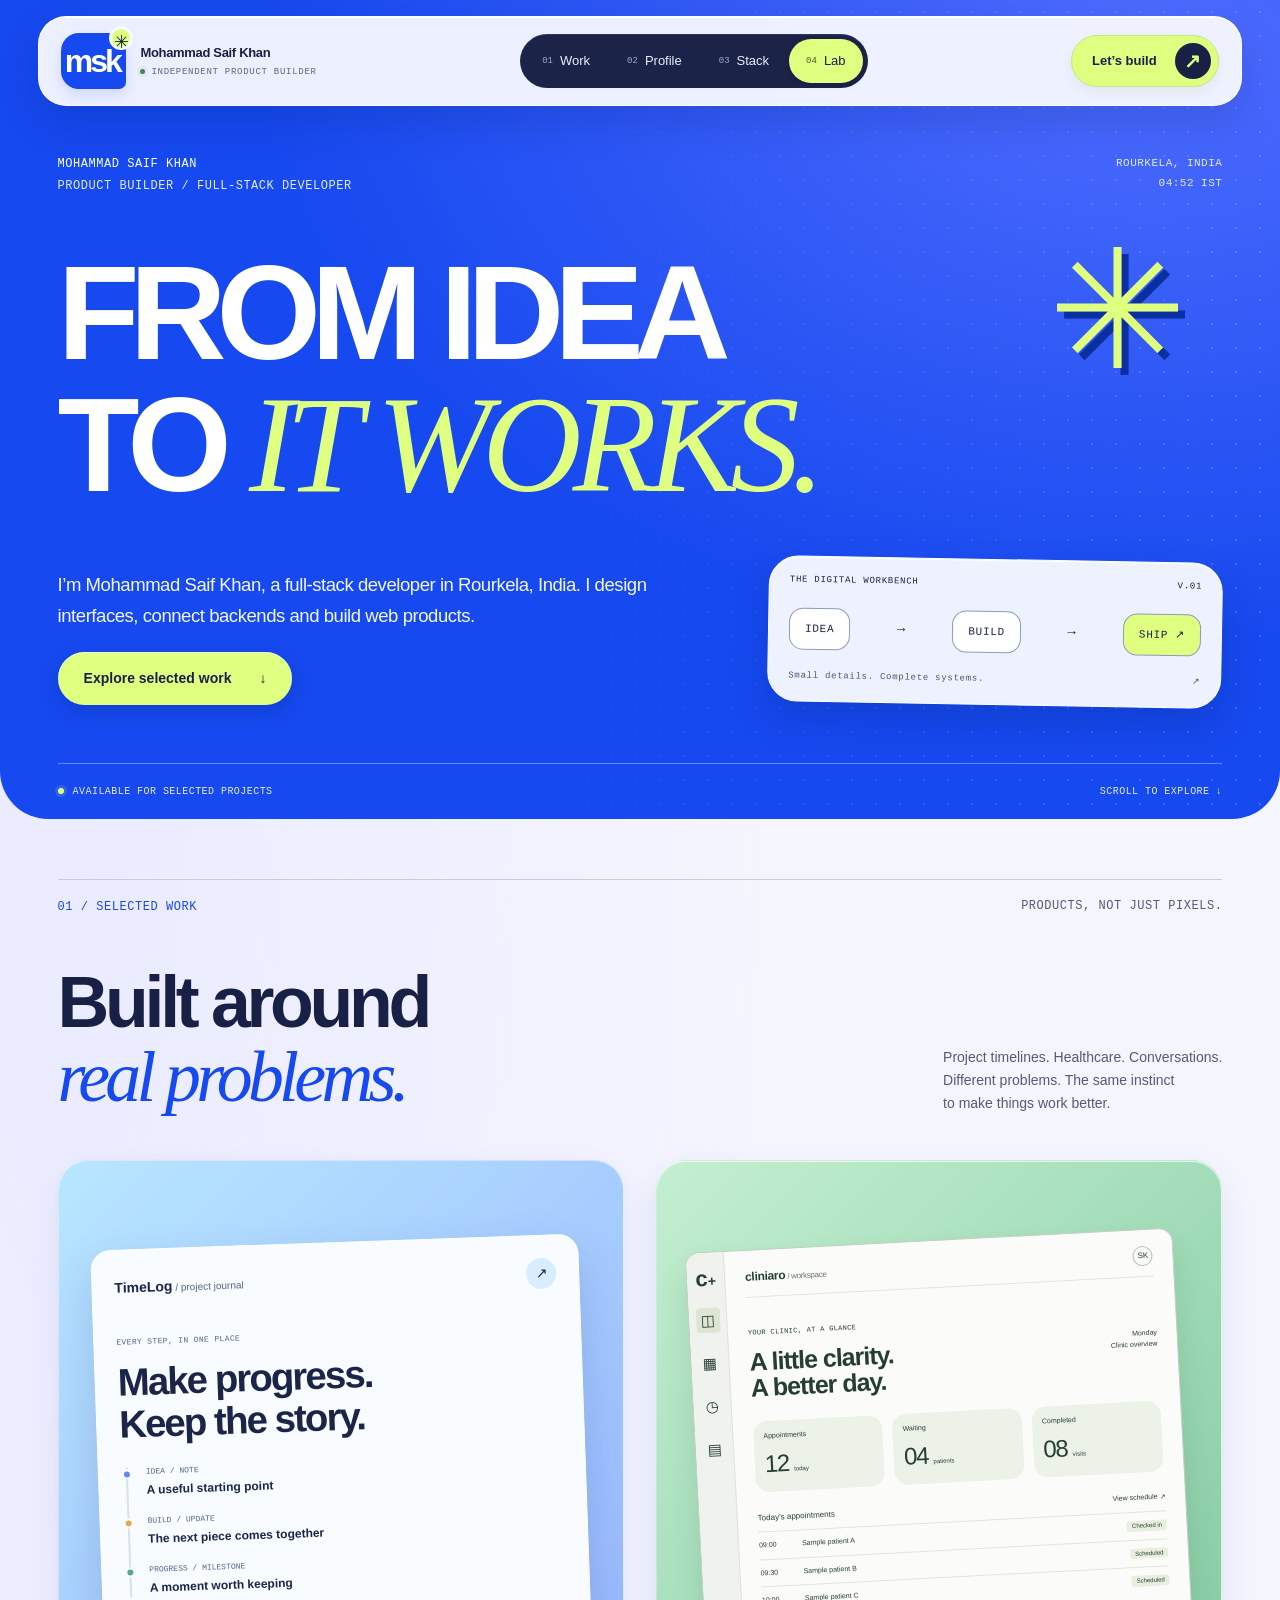
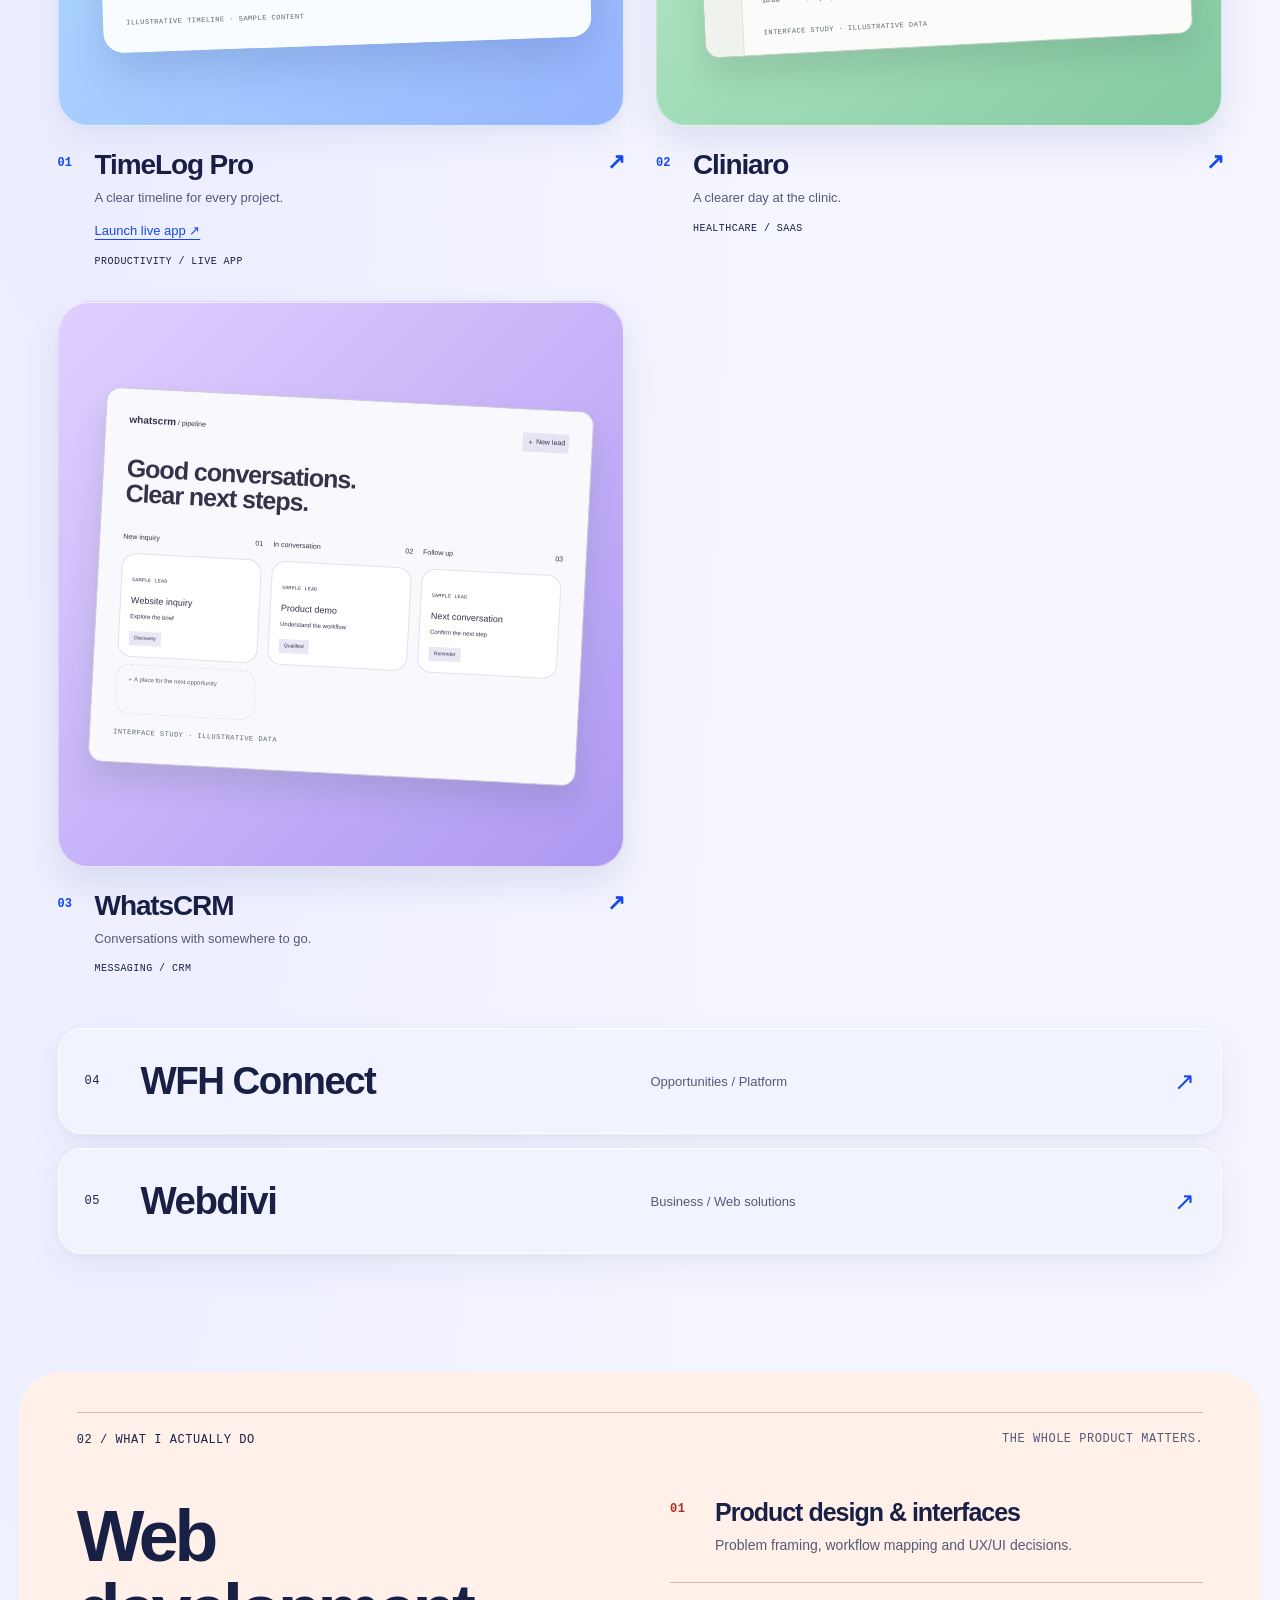
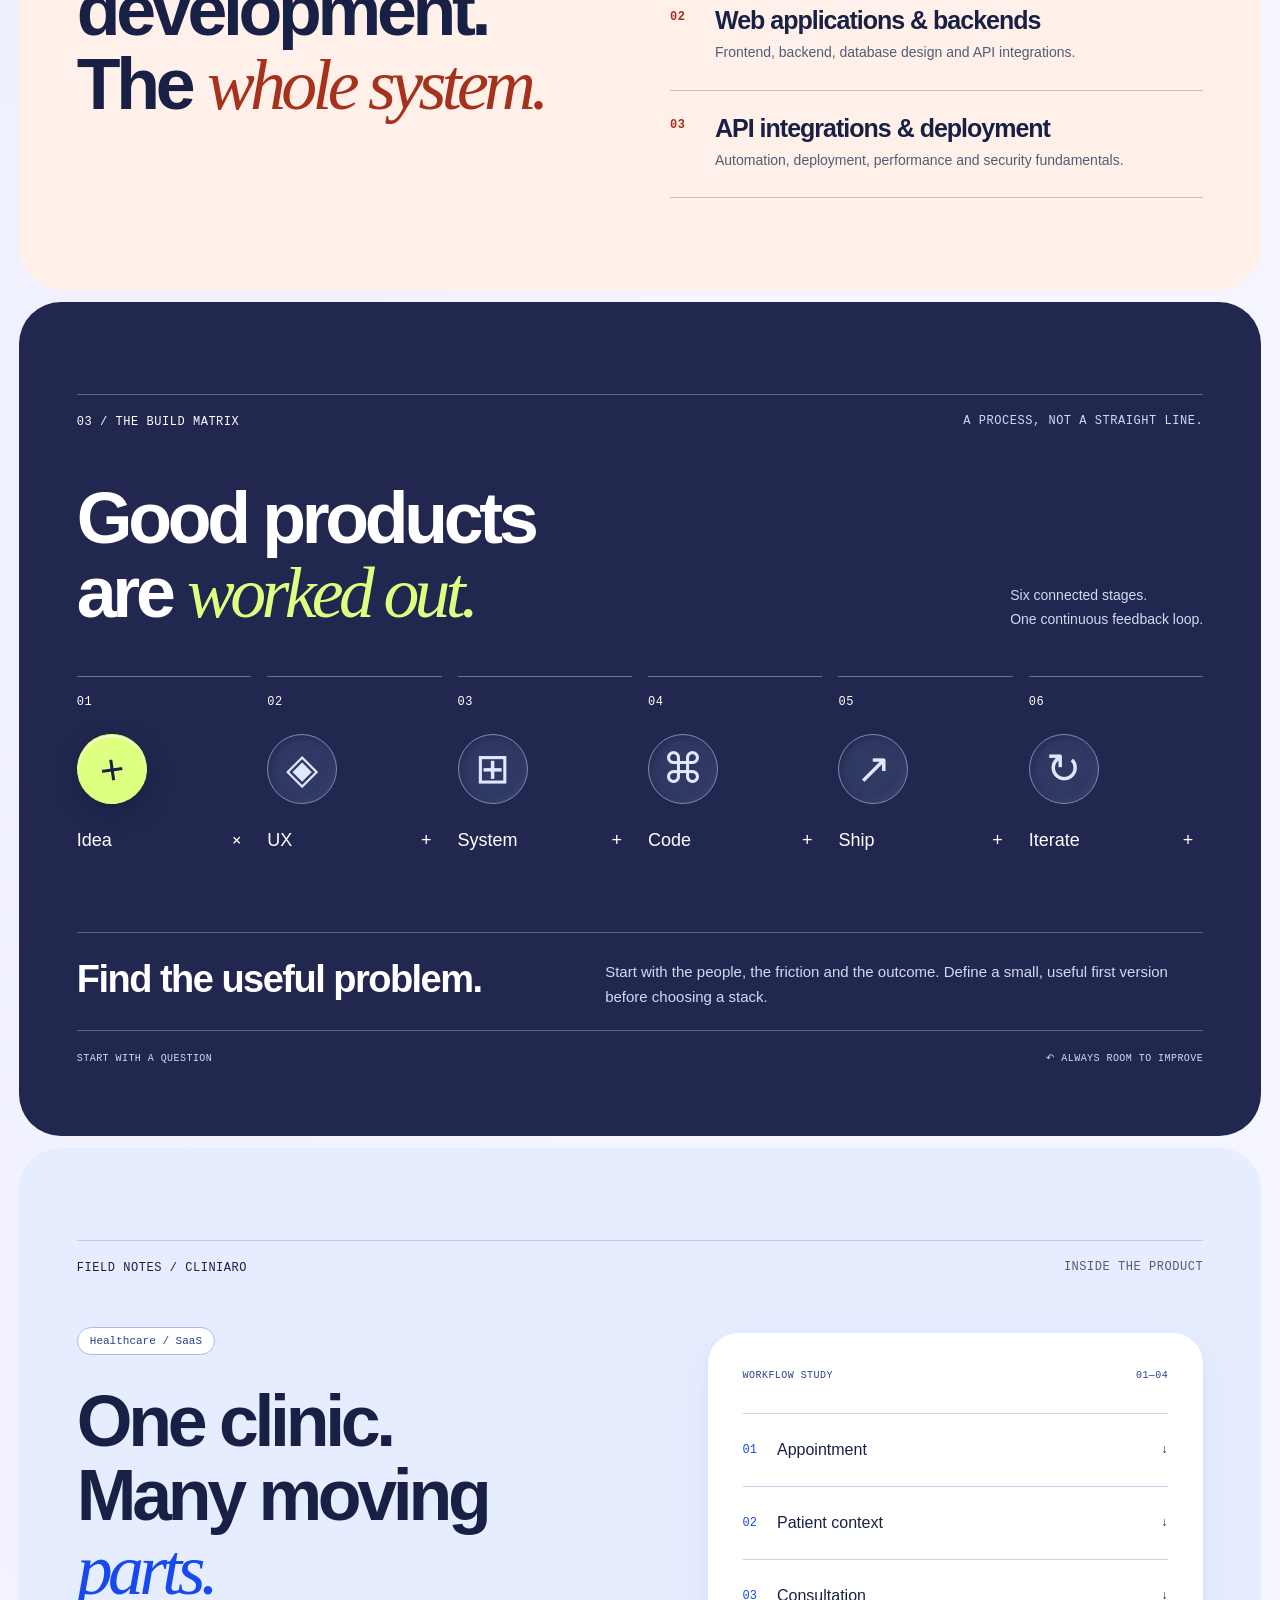
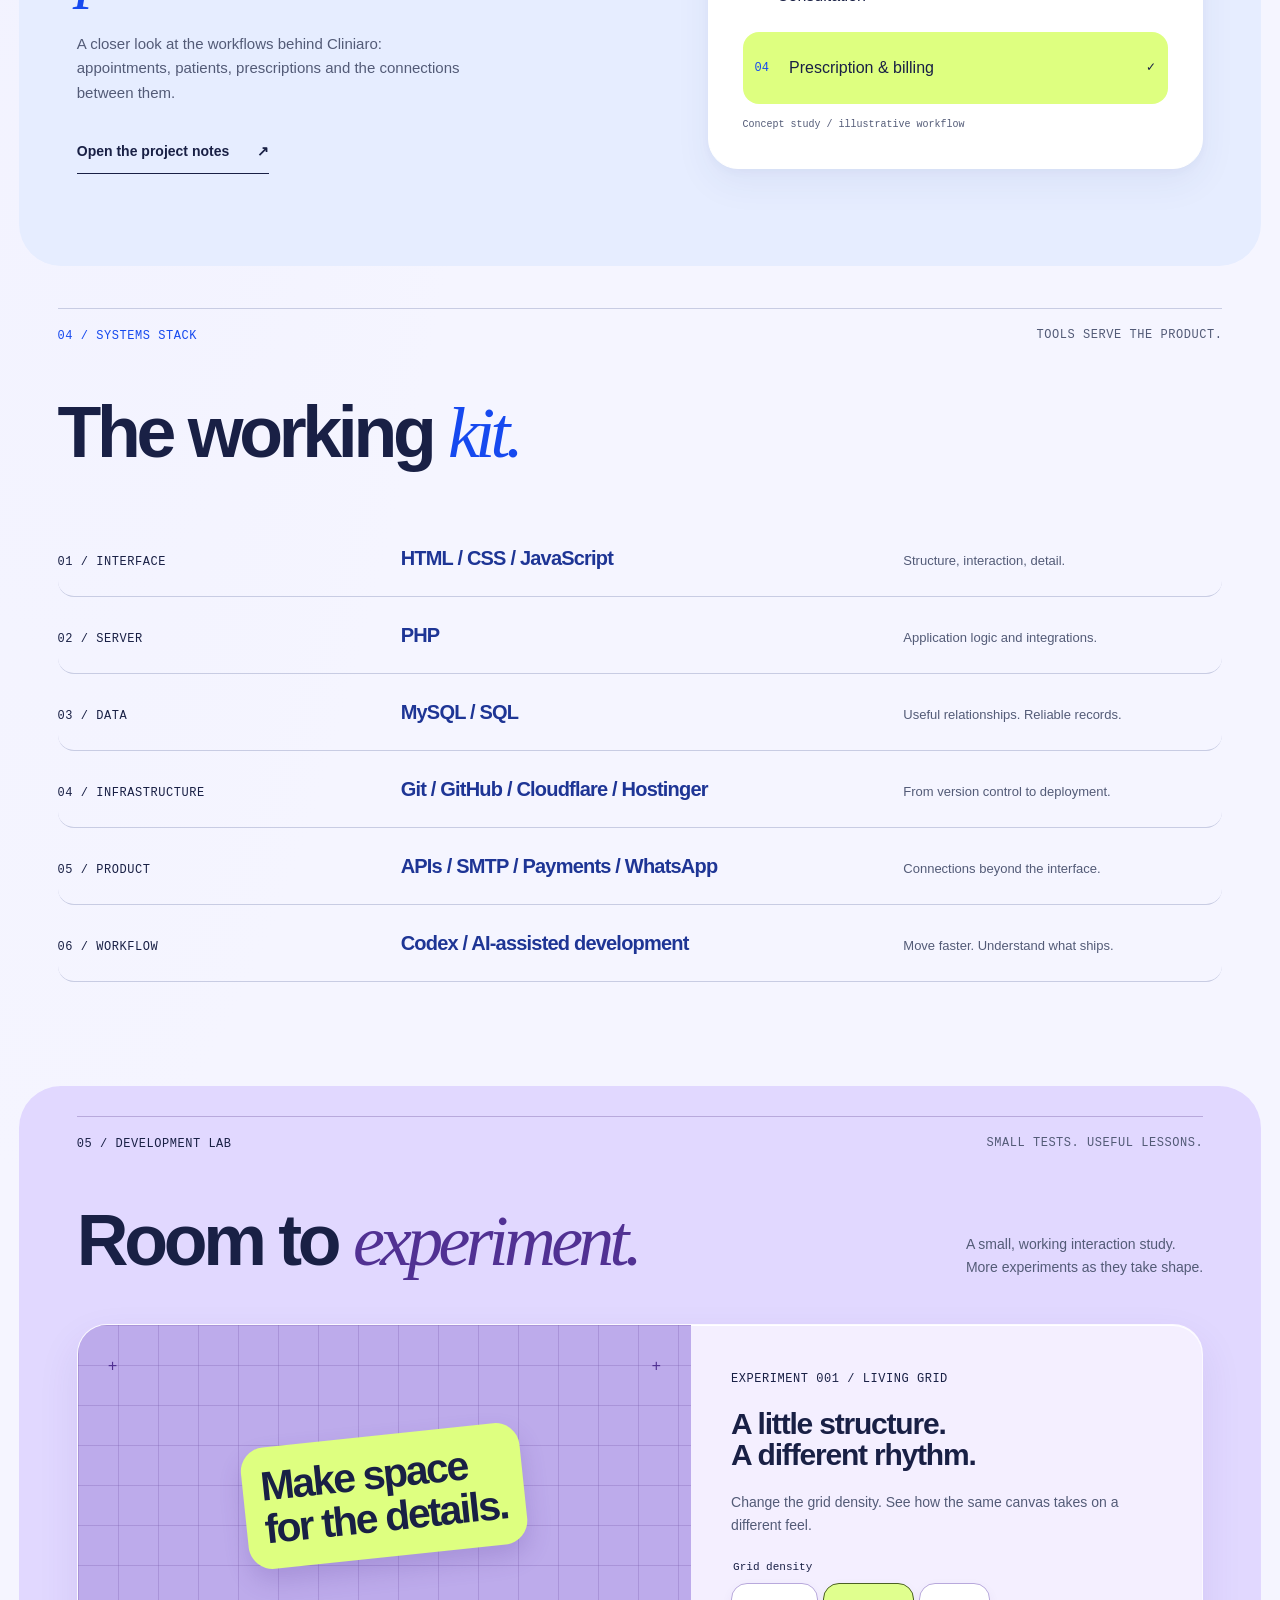
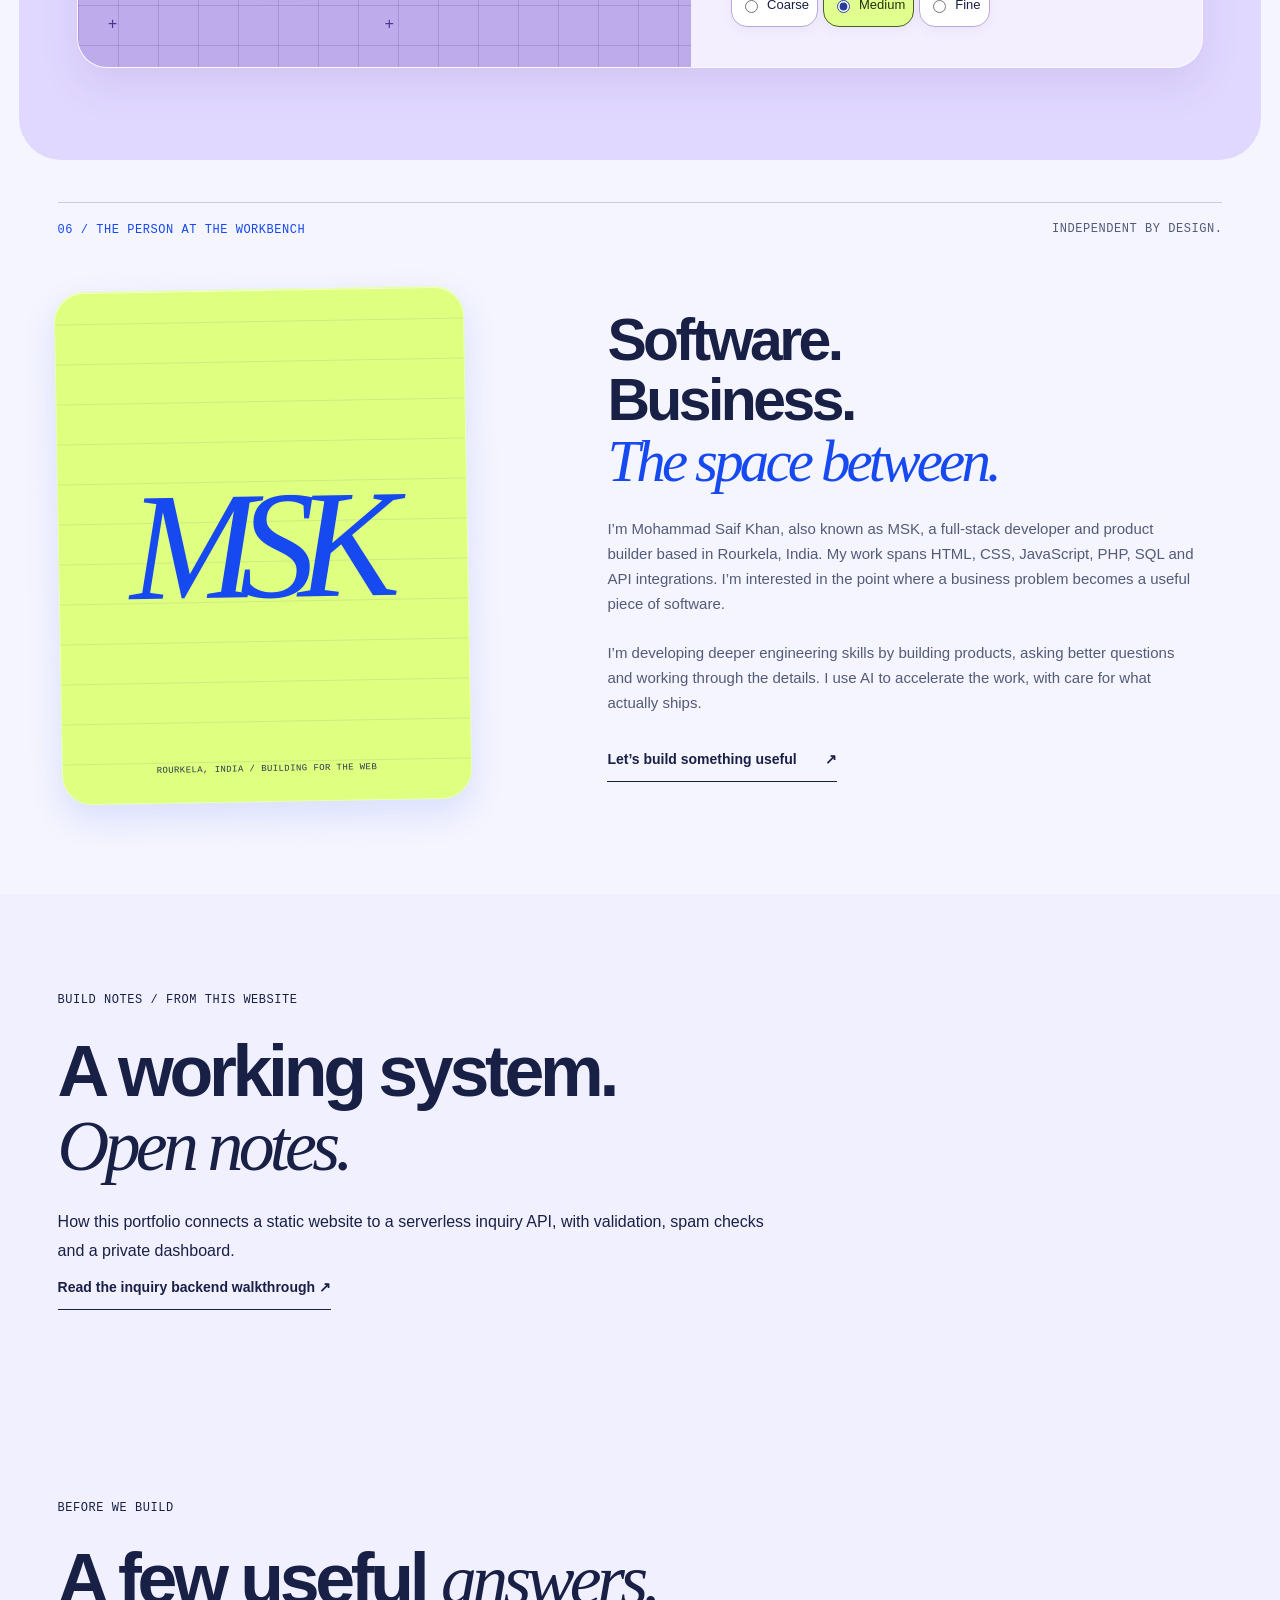
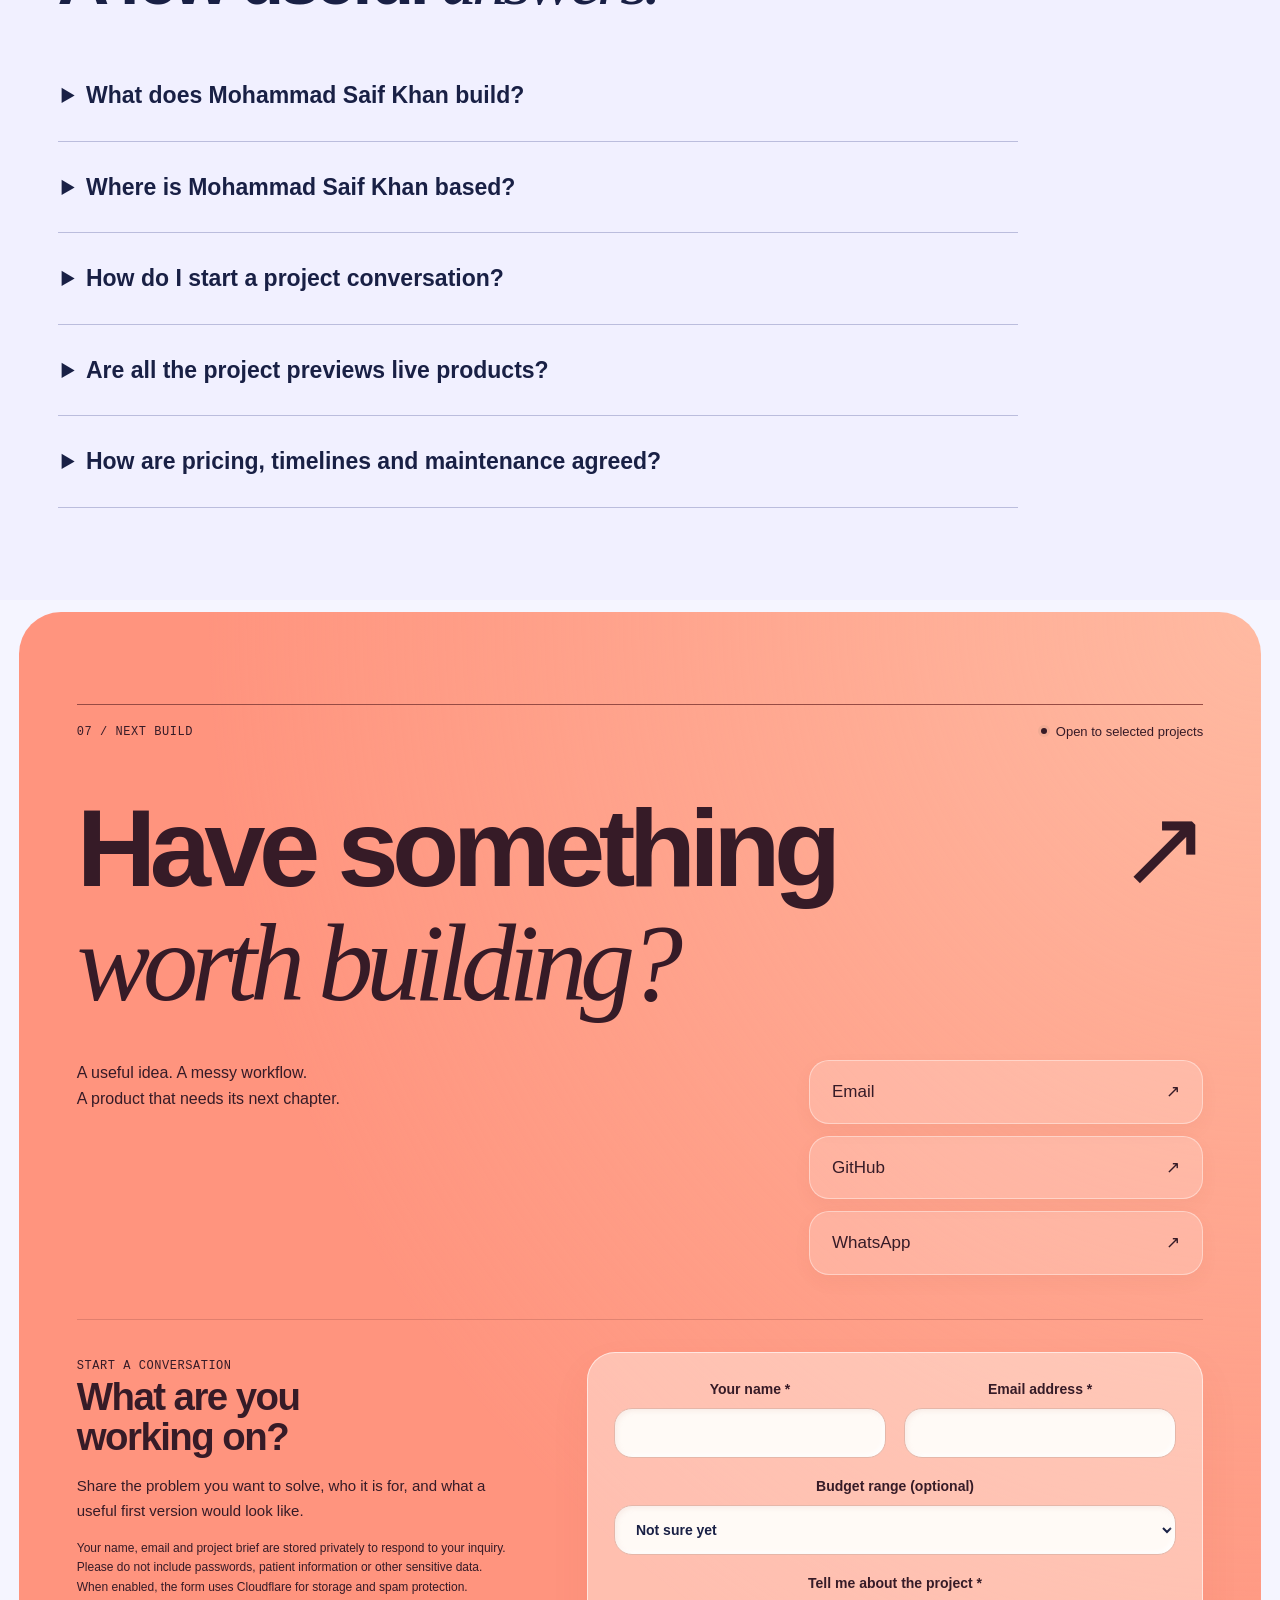
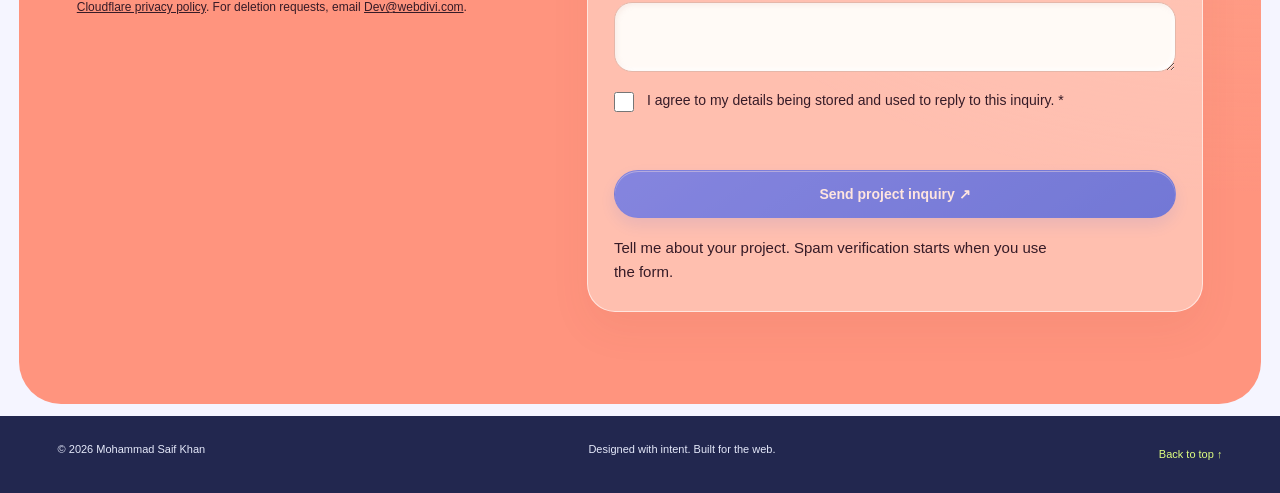
<file: index.html>
<!doctype html>
<html lang="en">
<head>
<meta charset="utf-8">
<meta name="viewport" content="width=device-width,initial-scale=1">
<title>Mohammad Saif Khan — Full-Stack Developer in Rourkela</title>
<meta name="description" content="Mohammad Saif Khan (MSK), a full-stack developer in Rourkela, India. Explore web application studies, development services and technical build notes.">
<meta name="robots" content="index,follow">
<meta name="theme-color" content="#f3f2ec">
<!-- EDIT: If you move to another domain, update the absolute URLs in this head, robots.txt and sitemap.xml. -->
<meta property="og:type" content="website">
<meta property="og:title" content="Mohammad Saif Khan — Full-Stack Developer in Rourkela">
<meta property="og:description" content="Mohammad Saif Khan (MSK), a full-stack developer in Rourkela, India. Explore web application studies, development services and technical build notes.">
<meta property="og:image" content="https://mohammadsaifkhan.pages.dev/assets/images/og-cover.jpg">
<meta name="twitter:card" content="summary_large_image">
<meta name="twitter:title" content="Mohammad Saif Khan — Full-Stack Developer in Rourkela">
<meta name="twitter:description" content="Mohammad Saif Khan (MSK), a full-stack developer in Rourkela, India. Explore web application studies, development services and technical build notes.">
<meta name="twitter:image" content="https://mohammadsaifkhan.pages.dev/assets/images/og-cover.jpg">
<link rel="icon" type="image/svg+xml" href="assets/icons/favicon.svg">
<link rel="manifest" href="site.webmanifest">
<link rel="stylesheet" href="assets/css/style.css">
<script src="assets/js/main.js" defer></script>
<link rel="canonical" href="https://mohammadsaifkhan.pages.dev/">
<meta property="og:url" content="https://mohammadsaifkhan.pages.dev/">
<link rel="stylesheet" href="assets/css/inquiries.css">
<script type="module" src="assets/js/inquiry.js?v=20260923-intent"></script>
<link rel="stylesheet" href="assets/css/soft-surfaces.css?v=20260922">
<link rel="stylesheet" href="assets/css/signature-header.css?v=20260922">
<meta name="author" content="Mohammad Saif Khan">
<meta property="og:site_name" content="Mohammad Saif Khan">
<meta property="og:image:alt" content="Mohammad Saif Khan — digital workbench portfolio">
<script type="application/ld+json">{"@context":"https://schema.org","@graph":[{"@type":"Person","@id":"https://mohammadsaifkhan.pages.dev/#person","name":"Mohammad Saif Khan","alternateName":"MSK","url":"https://mohammadsaifkhan.pages.dev/","jobTitle":"Full-Stack Developer and Product Builder","homeLocation":{"@type":"Place","name":"Rourkela, India"},"sameAs":["https://github.com/metasaif"]},{"@type":"WebSite","@id":"https://mohammadsaifkhan.pages.dev/#website","url":"https://mohammadsaifkhan.pages.dev/","name":"Mohammad Saif Khan","publisher":{"@id":"https://mohammadsaifkhan.pages.dev/#person"}},{"@type":"WebPage","@id":"https://mohammadsaifkhan.pages.dev/#webpage","url":"https://mohammadsaifkhan.pages.dev/","name":"Mohammad Saif Khan — Full-Stack Developer in Rourkela","description":"Mohammad Saif Khan (MSK), a full-stack developer in Rourkela, India. Explore web application studies, development services and technical build notes.","inLanguage":"en","isPartOf":{"@id":"https://mohammadsaifkhan.pages.dev/#website"},"about":{"@id":"https://mohammadsaifkhan.pages.dev/#person"}}]}</script>
<link rel="stylesheet" href="assets/css/search-content.css?v=20260924-projects">
<meta name="google-site-verification" content="A5KTmi6yWgp5Tkoz-qY7nOV1UxV00ptOYT9g1_WPr7E" />
</head>
<body>
<a class="skip" href="#main">Skip to content</a>
<div class="progress" aria-hidden="true">
</div>
<header class="site-header">
<a class="signature-brand" href="index.html" aria-label="Mohammad Saif Khan — home"><span class="signature-mark" aria-hidden="true">msk<i>✳</i></span><span class="signature-name">Mohammad Saif Khan<small>Independent product builder</small></span></a>
<nav aria-label="Main navigation"><a href="index.html#work"><span class="nav-number" aria-hidden="true">01</span>Work</a><a href="index.html#profile"><span class="nav-number" aria-hidden="true">02</span>Profile</a><a href="index.html#stack"><span class="nav-number" aria-hidden="true">03</span>Stack</a><a href="index.html#lab"><span class="nav-number" aria-hidden="true">04</span>Lab</a></nav>
<a class="nav-contact" href="index.html#contact">Let’s build<span aria-hidden="true">↗</span></a>
</header>
<main id="main" tabindex="-1">
<!-- EDIT INTRO: name, location, headline and opening description. -->
<section class="hero">
<div class="hero-meta">
<span class="eyebrow">MOHAMMAD SAIF KHAN<br><span class="muted">PRODUCT BUILDER / FULL-STACK DEVELOPER</span></span><span class="location">ROURKELA, INDIA<br><span data-clock>IST / UTC +05:30</span></span>
</div>
<div class="hero-title">
<h1>FROM IDEA<br>TO <em>IT WORKS.</em></h1>
<div class="hero-cross" aria-hidden="true">
✳
</div>
</div>
<div class="hero-bottom">
<div class="hero-copy">
<p>I’m Mohammad Saif Khan, a full-stack developer in Rourkela, India. I design interfaces, connect backends and build web products.</p>
<a class="text-link" href="#work">Explore selected work <span>↓</span></a>
</div>
<a class="bench" href="#process" aria-label="Explore the Build Matrix"><span class="bench-top"><span>THE DIGITAL WORKBENCH</span><span>V.01</span></span><span class="bench-flow" aria-hidden="true"><i>IDEA</i><b>→</b><i>BUILD</i><b>→</b><i class="ship">SHIP ↗</i></span><span class="bench-bottom"><span>Small details. Complete systems.</span><span>↗</span></span></a>
</div>
<div class="hero-foot">
<span class="availability"><i></i> AVAILABLE FOR SELECTED PROJECTS</span><span>SCROLL TO EXPLORE ↓</span>
</div>
</section>
<!-- EDIT SELECTED WORK — edit project names, summaries and links here -->
<section id="work" class="section work">
<div class="section-top">
<span class="eyebrow">01 / SELECTED WORK</span><span class="micro">PRODUCTS, NOT JUST PIXELS.</span>
</div>
<div class="work-heading">
<h2>Built around<br><em>real problems.</em></h2>
<p>Project timelines. Healthcare. Conversations.<br>Different problems. The same instinct<br>to make things work better.</p>
</div>
<div class="featured-grid">
<article class="project timelog"><a class="project-visual" href="projects/timelog-pro.html" aria-label="Explore TimeLog Pro project"><div class="timelog-preview" role="img" aria-label="Illustrative TimeLog project timeline"><div class="timelog-bar"><strong>TimeLog<span> / project journal</span></strong><i>↗</i></div><span class="micro">EVERY STEP, IN ONE PLACE</span><h3>Make progress.<br>Keep the story.</h3><div class="timelog-track"><div><i></i><span>IDEA / NOTE</span><strong>A useful starting point</strong></div><div><i></i><span>BUILD / UPDATE</span><strong>The next piece comes together</strong></div><div><i></i><span>PROGRESS / MILESTONE</span><strong>A moment worth keeping</strong></div></div><p class="demo-label">ILLUSTRATIVE TIMELINE · SAMPLE CONTENT</p></div><span class="view-project">Explore project ↗</span></a><div class="project-info"><span class="project-number">01</span><div><a href="projects/timelog-pro.html"><h3>TimeLog Pro <span>↗</span></h3></a><p>A clear timeline for every project.</p><a class="timelog-launch" href="https://timelog-pro.pages.dev/">Launch live app ↗</a></div><span class="micro">Productivity / Live app</span></div></article>
<article class="project mint">
<a class="project-visual" href="projects/cliniaro.html" aria-label="Explore Cliniaro case study">
<div class="app-window clinic" role="img" aria-label="Cliniaro illustrative interface preview">
<div class="app-sidebar">
<b>c<span>+</span></b><i class="active">◫</i><i>▦</i><i>◷</i><i>▤</i>
</div>
<div class="app-main">
<div class="app-top">
<strong>cliniaro<span> / workspace</span></strong><span class="avatar">SK</span>
</div>
<div class="app-heading">
<div>
<span class="tiny">YOUR CLINIC, AT A GLANCE</span>
<h3>A little clarity.<br>A better day.</h3>
</div>
<span class="app-date">Monday<br>Clinic overview</span>
</div>
<div class="metric-row">
<div>
<span>Appointments</span><b>12 <small>today</small></b>
</div>
<div>
<span>Waiting</span><b>04 <small>patients</small></b>
</div>
<div>
<span>Completed</span><b>08 <small>visits</small></b>
</div>
</div>
<div class="schedule">
<div class="schedule-label">
<b>Today’s appointments</b><span>View schedule ↗</span>
</div>
<div>
<span>09:00</span><b>Sample patient A</b><em>Checked in</em>
</div>
<div>
<span>09:30</span><b>Sample patient B</b><em>Scheduled</em>
</div>
<div>
<span>10:00</span><b>Sample patient C</b><em>Scheduled</em>
</div>
</div>
<p class="demo-label">INTERFACE STUDY · ILLUSTRATIVE DATA</p>
</div>
</div>
<span class="view-project">Explore project ↗</span></a>
<div class="project-info">
<span class="project-number">02</span>
<div>
<a href="projects/cliniaro.html">
<h3>Cliniaro <span>↗</span></h3>
</a>
<p>A clearer day at the clinic.</p>
</div>
<span class="micro">Healthcare / SaaS</span>
</div>
</article>
<article class="project lavender">
<a class="project-visual" href="projects/whatscrm.html" aria-label="Explore WhatsCRM case study">
<div class="app-window crm" role="img" aria-label="WhatsCRM illustrative pipeline preview">
<div class="crm-head">
<strong>whatscrm<span> / pipeline</span></strong><span>＋ New lead</span>
</div>
<h3>Good conversations.<br>Clear next steps.</h3>
<div class="kanban">
<div>
<span class="kanban-label">New inquiry <b>01</b></span>
<article>
<span class="tiny">SAMPLE LEAD</span><b>Website inquiry</b>
<p>Explore the brief</p>
<span class="lead-tag">Discovery</span>
</article>
<article class="ghost-card">
<span>＋ A place for the next opportunity</span>
</article>
</div>
<div>
<span class="kanban-label">In conversation <b>02</b></span>
<article>
<span class="tiny">SAMPLE LEAD</span><b>Product demo</b>
<p>Understand the workflow</p>
<span class="lead-tag">Qualified</span>
</article>
</div>
<div>
<span class="kanban-label">Follow up <b>03</b></span>
<article>
<span class="tiny">SAMPLE LEAD</span><b>Next conversation</b>
<p>Confirm the next step</p>
<span class="lead-tag">Reminder</span>
</article>
</div>
</div>
<p class="demo-label">INTERFACE STUDY · ILLUSTRATIVE DATA</p>
</div>
<span class="view-project">Explore project ↗</span></a>
<div class="project-info">
<span class="project-number">03</span>
<div>
<a href="projects/whatscrm.html">
<h3>WhatsCRM <span>↗</span></h3>
</a>
<p>Conversations with somewhere to go.</p>
</div>
<span class="micro">Messaging / CRM</span>
</div>
</article>
</div>
<div class="project-index">
<a class="index-row" href="projects/wfh-connect.html"><span class="micro">04</span>
<h3>WFH Connect</h3>
<p>Opportunities / Platform</p>
<span class="index-preview sand">Opportunities / Registration</span><span class="index-arrow">↗</span></a><a class="index-row" href="projects/webdivi.html"><span class="micro">05</span>
<h3>Webdivi</h3>
<p>Business / Web solutions</p>
<span class="index-preview blue">Websites / CRM</span><span class="index-arrow">↗</span></a>
</div>
</section>
<section class="section capabilities" id="services">
<div class="section-top">
<span class="eyebrow">02 / WHAT I ACTUALLY DO</span><span class="micro">THE WHOLE PRODUCT MATTERS.</span>
</div>
<div class="capability-grid">
<h2>Web development.<br>The <em>whole system.</em></h2>
<div class="capability-list">
<div>
<span class="micro">01</span>
<h3>Product design &amp; interfaces</h3>
<p>Problem framing, workflow mapping and UX/UI decisions.</p>
</div>
<div>
<span class="micro">02</span>
<h3>Web applications &amp; backends</h3>
<p>Frontend, backend, database design and API integrations.</p>
</div>
<div>
<span class="micro">03</span>
<h3>API integrations &amp; deployment</h3>
<p>Automation, deployment, performance and security fundamentals.</p>
</div>
</div>
</div>
</section>
<!-- EDIT BUILD MATRIX — edit the six process stages here -->
<section class="section matrix" id="process">
<div class="section-top">
<span class="eyebrow">03 / THE BUILD MATRIX</span><span class="micro">A PROCESS, NOT A STRAIGHT LINE.</span>
</div>
<div class="matrix-title">
<h2>Good products<br>are <em>worked out.</em></h2>
<p>Six connected stages.<br>One continuous feedback loop.</p>
</div>
<div class="matrix-stages">
<details name="matrix" open>
<summary>
<span class="micro">01</span><span class="stage-node" aria-hidden="true">+</span><strong>Idea</strong><span class="stage-plus" aria-hidden="true">+</span>
</summary>
<div class="stage-detail">
<h3>Find the useful problem.</h3>
<p>Start with the people, the friction and the outcome. Define a small, useful first version before choosing a stack.</p>
</div>
</details>
<details name="matrix" >
<summary>
<span class="micro">02</span><span class="stage-node" aria-hidden="true">◈</span><strong>UX</strong><span class="stage-plus" aria-hidden="true">+</span>
</summary>
<div class="stage-detail">
<h3>Make the next step obvious.</h3>
<p>Map the real workflow. Explore the information hierarchy and remove unnecessary decisions from the interface.</p>
</div>
</details>
<details name="matrix" >
<summary>
<span class="micro">03</span><span class="stage-node" aria-hidden="true">⊞</span><strong>System</strong><span class="stage-plus" aria-hidden="true">+</span>
</summary>
<div class="stage-detail">
<h3>Connect the moving parts.</h3>
<p>Define data relationships, permissions and integration boundaries so the interface has a dependable foundation.</p>
</div>
</details>
<details name="matrix" >
<summary>
<span class="micro">04</span><span class="stage-node" aria-hidden="true">⌘</span><strong>Code</strong><span class="stage-plus" aria-hidden="true">+</span>
</summary>
<div class="stage-detail">
<h3>Build it with care.</h3>
<p>Implement readable interfaces and backend behavior. Handle validation, error states and accessible interactions.</p>
</div>
</details>
<details name="matrix" >
<summary>
<span class="micro">05</span><span class="stage-node" aria-hidden="true">↗</span><strong>Ship</strong><span class="stage-plus" aria-hidden="true">+</span>
</summary>
<div class="stage-detail">
<h3>Put it in people’s hands.</h3>
<p>Check the important journeys, configure deployment and verify that the product works in its real environment.</p>
</div>
</details>
<details name="matrix" >
<summary>
<span class="micro">06</span><span class="stage-node" aria-hidden="true">↻</span><strong>Iterate</strong><span class="stage-plus" aria-hidden="true">+</span>
</summary>
<div class="stage-detail">
<h3>Listen. Learn. Refine.</h3>
<p>Use feedback to find what is confusing, slow or missing. Improve the product one meaningful change at a time.</p>
</div>
</details>
</div>
<div class="matrix-baseline" aria-hidden="true">
<span>START WITH A QUESTION</span><span>↶ ALWAYS ROOM TO IMPROVE</span>
</div>
</section>
<section class="section deep-dive">
<div class="section-top">
<span class="eyebrow">FIELD NOTES / CLINIARO</span><span class="micro">INSIDE THE PRODUCT</span>
</div>
<div class="deep-grid">
<div>
<span class="pill">Healthcare / SaaS</span>
<h2>One clinic.<br>Many moving<br><em>parts.</em></h2>
<p>A closer look at the workflows behind Cliniaro: appointments, patients, prescriptions and the connections between them.</p>
<a class="text-link" href="projects/cliniaro.html">Open the project notes <span>↗</span></a>
</div>
<div class="system-map">
<div class="system-map-label">
<span>WORKFLOW STUDY</span><span>01—04</span>
</div>
<div class="system-step">
<span>01</span><strong>Appointment</strong><span>↓</span>
</div>
<div class="system-step">
<span>02</span><strong>Patient context</strong><span>↓</span>
</div>
<div class="system-step">
<span>03</span><strong>Consultation</strong><span>↓</span>
</div>
<div class="system-step">
<span>04</span><strong>Prescription & billing</strong><span>✓</span>
</div>
<p>Concept study / illustrative workflow</p>
</div>
</div>
</section>
<!-- EDIT TECHNOLOGY — edit your technology list here -->
<section class="section toolkit" id="stack">
<div class="section-top">
<span class="eyebrow">04 / SYSTEMS STACK</span><span class="micro">TOOLS SERVE THE PRODUCT.</span>
</div>
<h2>The working <em>kit.</em></h2>
<div class="stack-table">
<div>
<span class="micro">01 / Interface</span>
<h3>HTML / CSS / JavaScript</h3>
<p>Structure, interaction, detail.</p>
</div>
<div>
<span class="micro">02 / Server</span>
<h3>PHP</h3>
<p>Application logic and integrations.</p>
</div>
<div>
<span class="micro">03 / Data</span>
<h3>MySQL / SQL</h3>
<p>Useful relationships. Reliable records.</p>
</div>
<div>
<span class="micro">04 / Infrastructure</span>
<h3>Git / GitHub / Cloudflare / Hostinger</h3>
<p>From version control to deployment.</p>
</div>
<div>
<span class="micro">05 / Product</span>
<h3>APIs / SMTP / Payments / WhatsApp</h3>
<p>Connections beyond the interface.</p>
</div>
<div>
<span class="micro">06 / Workflow</span>
<h3>Codex / AI-assisted development</h3>
<p>Move faster. Understand what ships.</p>
</div>
</div>
</section>
<!-- EDIT LAB — edit the experiment description here -->
<section class="section lab" id="lab">
<div class="section-top">
<span class="eyebrow">05 / DEVELOPMENT LAB</span><span class="micro">SMALL TESTS. USEFUL LESSONS.</span>
</div>
<div class="lab-heading">
<h2>Room to <em>experiment.</em></h2>
<p>A small, working interaction study.<br>More experiments as they take shape.</p>
</div>
<div class="lab-experiment">
<div class="lab-sample" data-grid="medium" aria-hidden="true">
<span>+</span><span>+</span><span>+</span><b>Make space<br>for the details.</b><span>+</span>
</div>
<div class="lab-controls">
<span class="micro">EXPERIMENT 001 / LIVING GRID</span>
<h3>A little structure.<br>A different rhythm.</h3>
<p>Change the grid density. See how the same canvas takes on a different feel.</p>
<fieldset>
<legend>Grid density</legend><label><input type="radio" name="grid" value="coarse">Coarse</label><label><input type="radio" name="grid" value="medium" checked>Medium</label><label><input type="radio" name="grid" value="fine">Fine</label>
</fieldset>
<noscript>
<p>Enable JavaScript to change this interactive study.</p>
</noscript>
</div>
</div>
</section>
<!-- EDIT ABOUT YOU — edit your biography here -->
<section class="section profile" id="profile">
<div class="section-top">
<span class="eyebrow">06 / THE PERSON AT THE WORKBENCH</span><span class="micro">INDEPENDENT BY DESIGN.</span>
</div>
<div class="profile-grid">
<div class="profile-monogram" role="img" aria-label="MSK monogram">
<span>MSK</span><small>ROURKELA, INDIA / BUILDING FOR THE WEB</small>
</div>
<div>
<h2>Software.<br>Business.<br><em>The space between.</em></h2>
<p>I’m Mohammad Saif Khan, also known as MSK, a full-stack developer and product builder based in Rourkela, India. My work spans HTML, CSS, JavaScript, PHP, SQL and API integrations. I’m interested in the point where a business problem becomes a useful piece of software.</p>
<p>I’m developing deeper engineering skills by building products, asking better questions and working through the details. I use AI to accelerate the work, with care for what actually ships.</p>
<a class="text-link" href="#contact">Let’s build something useful <span>↗</span></a>
</div>
</div>
</section>
<section class="section search-section" id="field-notes"><span class="eyebrow">BUILD NOTES / FROM THIS WEBSITE</span><h2>A working system.<br><em>Open notes.</em></h2><p>How this portfolio connects a static website to a serverless inquiry API, with validation, spam checks and a private dashboard.</p><a class="text-link" href="notes/portfolio-inquiry-backend.html">Read the inquiry backend walkthrough ↗</a></section>
<section class="section search-section" id="questions"><span class="eyebrow">BEFORE WE BUILD</span><h2>A few useful <em>answers.</em></h2><div class="search-faq"><details><summary>What does Mohammad Saif Khan build?</summary><p>I work on web interfaces, application backends, database design and API integrations. Explore the selected project studies to see the kinds of workflows I focus on.</p></details><details><summary>Where is Mohammad Saif Khan based?</summary><p>I’m based in Rourkela, India. Share your location and collaboration needs in your project inquiry.</p></details><details><summary>How do I start a project conversation?</summary><p>Use the project inquiry form below or contact me by email or WhatsApp. Describe the problem, who the product is for, your budget range and any important deadline.</p></details><details><summary>Are all the project previews live products?</summary><p>TimeLog Pro is a live application with account-based project timelines. The Cliniaro, WhatsCRM, WFH Connect and Webdivi pages present project directions and illustrative interfaces. Each page distinguishes the documented concept from implementation details that are not yet published.</p></details><details><summary>How are pricing, timelines and maintenance agreed?</summary><p>Include your requirements in the inquiry. Scope, delivery schedule, pricing and any ongoing maintenance need to be agreed for the specific project. No fixed package or response time is promised on this site.</p></details></div></section>
<!-- EDIT CONTACT — add your actual contact links here -->
<section id="contact" class="contact section">
<div class="section-top">
<span class="eyebrow">07 / NEXT BUILD</span><span class="availability"><i></i> Open to selected projects</span>
</div>
<h2>Have something<br><em>worth building?</em><span class="contact-arrow" aria-hidden="true">↗</span></h2>
<div class="contact-bottom">
<p>A useful idea. A messy workflow.<br>A product that needs its next chapter.</p>
<div class="contact-links">
<!-- EDIT CONTACT: Replace the Email placeholder below with a real link, for example <a href="mailto:YOUR_EMAIL">Email ↗</a>. Replace YOUR_EMAIL first. Do the same for LinkedIn using your full profile URL. -->
<a href="mailto:Dev@webdivi.com">Email <span aria-hidden="true">↗</span></a><a href="https://github.com/metasaif">GitHub <span aria-hidden="true">↗</span></a>
<a href="https://wa.me/919337035434">WhatsApp <span aria-hidden="true">↗</span></a>
</div>
</div>

<!-- PROJECT INQUIRIES: public settings are in assets/js/backend-config.js. Secrets belong only in Cloudflare. -->
<div class="inquiry-panel">
  <div><span class="eyebrow">START A CONVERSATION</span><h3>What are you<br>working on?</h3><p>Share the problem you want to solve, who it is for, and what a useful first version would look like.</p><p class="privacy-note">Your name, email and project brief are stored privately to respond to your inquiry. Please do not include passwords, patient information or other sensitive data. When enabled, the form uses Cloudflare for storage and spam protection. <a href="https://www.cloudflare.com/privacypolicy/">Cloudflare privacy policy</a>. For deletion requests, email <a href="mailto:Dev@webdivi.com">Dev@webdivi.com</a>.</p></div>
  <form id="inquiry-form">
    <fieldset disabled aria-describedby="inquiry-status">
      <legend class="skip">Your project inquiry</legend>
      <label>Your name *<input name="name" autocomplete="name" minlength="2" maxlength="100" required></label>
      <label>Email address *<input name="email" type="email" autocomplete="email" maxlength="254" required></label>
      <label class="full-width">Budget range (optional)<select name="budget"><option>Not sure yet</option><option>Under ₹25,000</option><option>₹25,000–₹75,000</option><option>₹75,000–₹2,00,000</option><option>Over ₹2,00,000</option></select></label>
      <label class="full-width">Tell me about the project *<textarea name="message" minlength="20" maxlength="4000" required></textarea></label>
      <label class="spam-trap" aria-hidden="true">Leave this empty<input name="website" tabindex="-1" autocomplete="off"></label>
      <label class="consent full-width"><input type="checkbox" name="consent" required><span>I agree to my details being stored and used to reply to this inquiry. *</span></label>
      <div id="inquiry-verification" class="full-width"></div>
      <button type="submit" class="full-width" disabled>Send project inquiry ↗</button>
    </fieldset>
    <p id="inquiry-status" class="form-status" role="status" aria-live="polite">The inquiry form is being connected. Please use email or WhatsApp above for now.</p>
    <noscript><p>Please use the email link above; the inquiry form requires JavaScript.</p></noscript>
  </form>
</div>
</section>
</main>
<footer>
<span>© <span data-year>2026</span> Mohammad Saif Khan</span><span>Designed with intent. Built for the web.</span><a href="#main">Back to top ↑</a>
</footer>
</body>
</html>
</file>
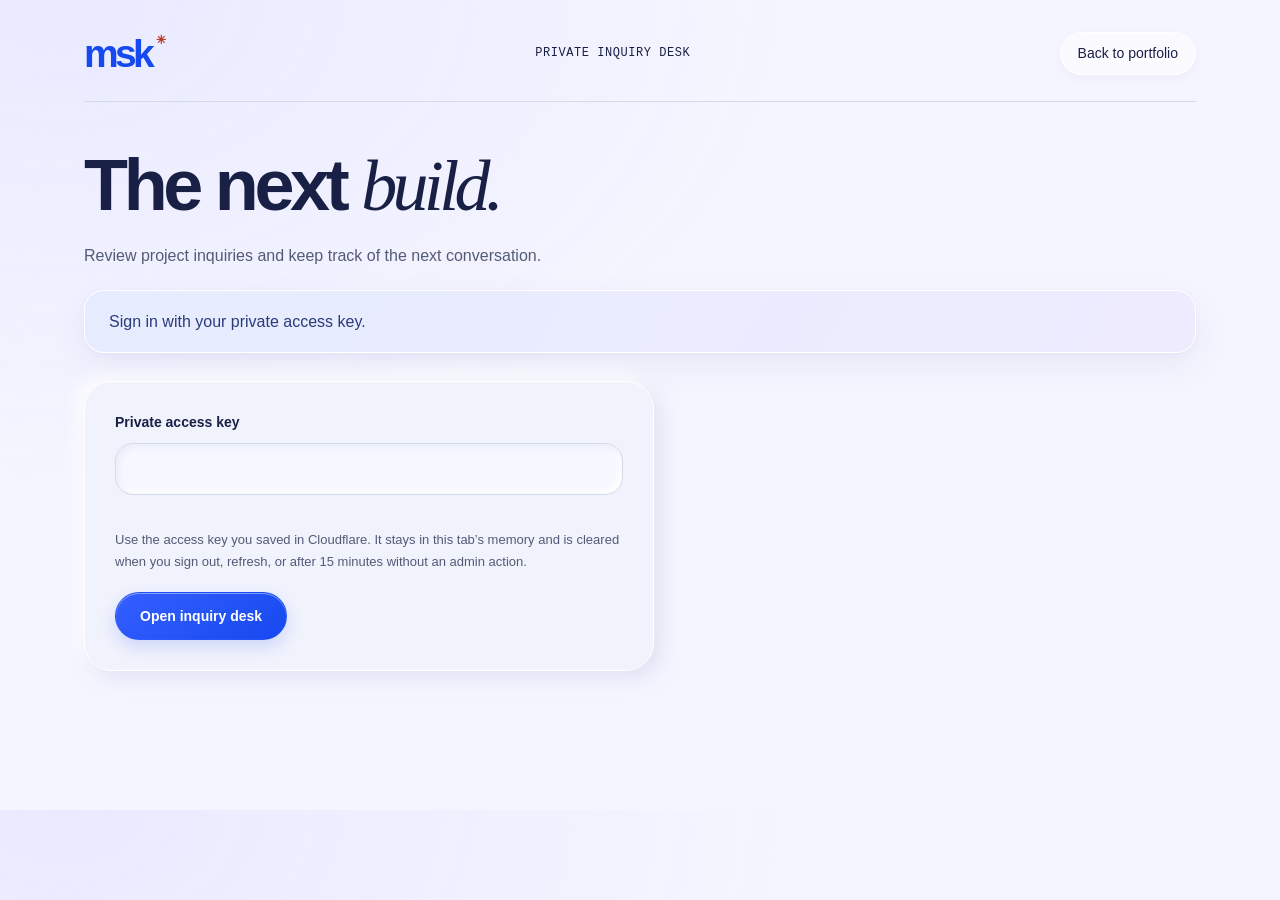
<file: admin.html>
<!doctype html>
<html lang="en">
<head>
  <meta charset="utf-8">
  <meta name="viewport" content="width=device-width,initial-scale=1">
  <meta name="robots" content="noindex, nofollow">
  <meta name="referrer" content="no-referrer">
  <meta http-equiv="Content-Security-Policy" content="default-src 'self'; script-src 'self'; style-src 'self'; connect-src https:; img-src 'self' data:; base-uri 'self'; form-action 'none'; object-src 'none'">
  <title>Private inquiry desk — Mohammad Saif Khan</title>
  <link rel="icon" href="assets/icons/favicon.svg">
  <link rel="stylesheet" href="assets/css/style.css">
  <link rel="stylesheet" href="assets/css/inquiries.css">
  <script type="module" src="assets/js/admin.js?v=20260921-domain2"></script>
<link rel="stylesheet" href="assets/css/soft-surfaces.css?v=20260922">
</head>
<body>
<a class="skip" href="#main">Skip to content</a>
<main id="main" tabindex="-1" class="admin-page">
  <header class="admin-top"><a class="wordmark" href="index.html">msk<span>✳</span></a><span class="eyebrow">PRIVATE INQUIRY DESK</span><a href="index.html" class="admin-link">Back to portfolio</a></header>
  <h1>The next <em>build.</em></h1>
  <p>Review project inquiries and keep track of the next conversation.</p>
  <p id="admin-status" class="admin-notice" role="status" aria-live="polite">Checking backend configuration…</p>
  <form id="admin-login" class="admin-login">
    <label for="access-key">Private access key</label>
    <input id="access-key" type="password" minlength="32" maxlength="256" autocomplete="off" required disabled aria-describedby="key-help">
    <p id="key-help" class="content-note">Use the access key you saved in Cloudflare. It stays in this tab’s memory and is cleared when you sign out, refresh, or after 15 minutes without an admin action.</p>
    <button class="admin-button" type="submit" disabled>Open inquiry desk</button>
  </form>
  <section id="admin-desk" hidden aria-label="Inquiries">
    <div class="admin-toolbar">
      <label for="status-filter">Show</label>
      <select class="admin-filter" id="status-filter"><option value="">All inquiries</option><option value="new">New</option><option value="contacted">Contacted</option><option value="completed">Completed</option></select>
      <button class="admin-button secondary" id="refresh" type="button">Refresh</button>
      <button class="admin-button secondary" id="logout" type="button">Sign out</button>
    </div>
    <p class="content-note">Newest first. Reply links open your email app; this dashboard does not send emails.</p>
    <div id="inquiry-list"></div>
    <button class="admin-button" id="load-more" type="button" hidden>Load more inquiries</button>
  </section>
  <noscript><p class="admin-notice">JavaScript is required for the private dashboard. No inquiry data is embedded in this page.</p></noscript>
</main>
</body>
</html>
</file>
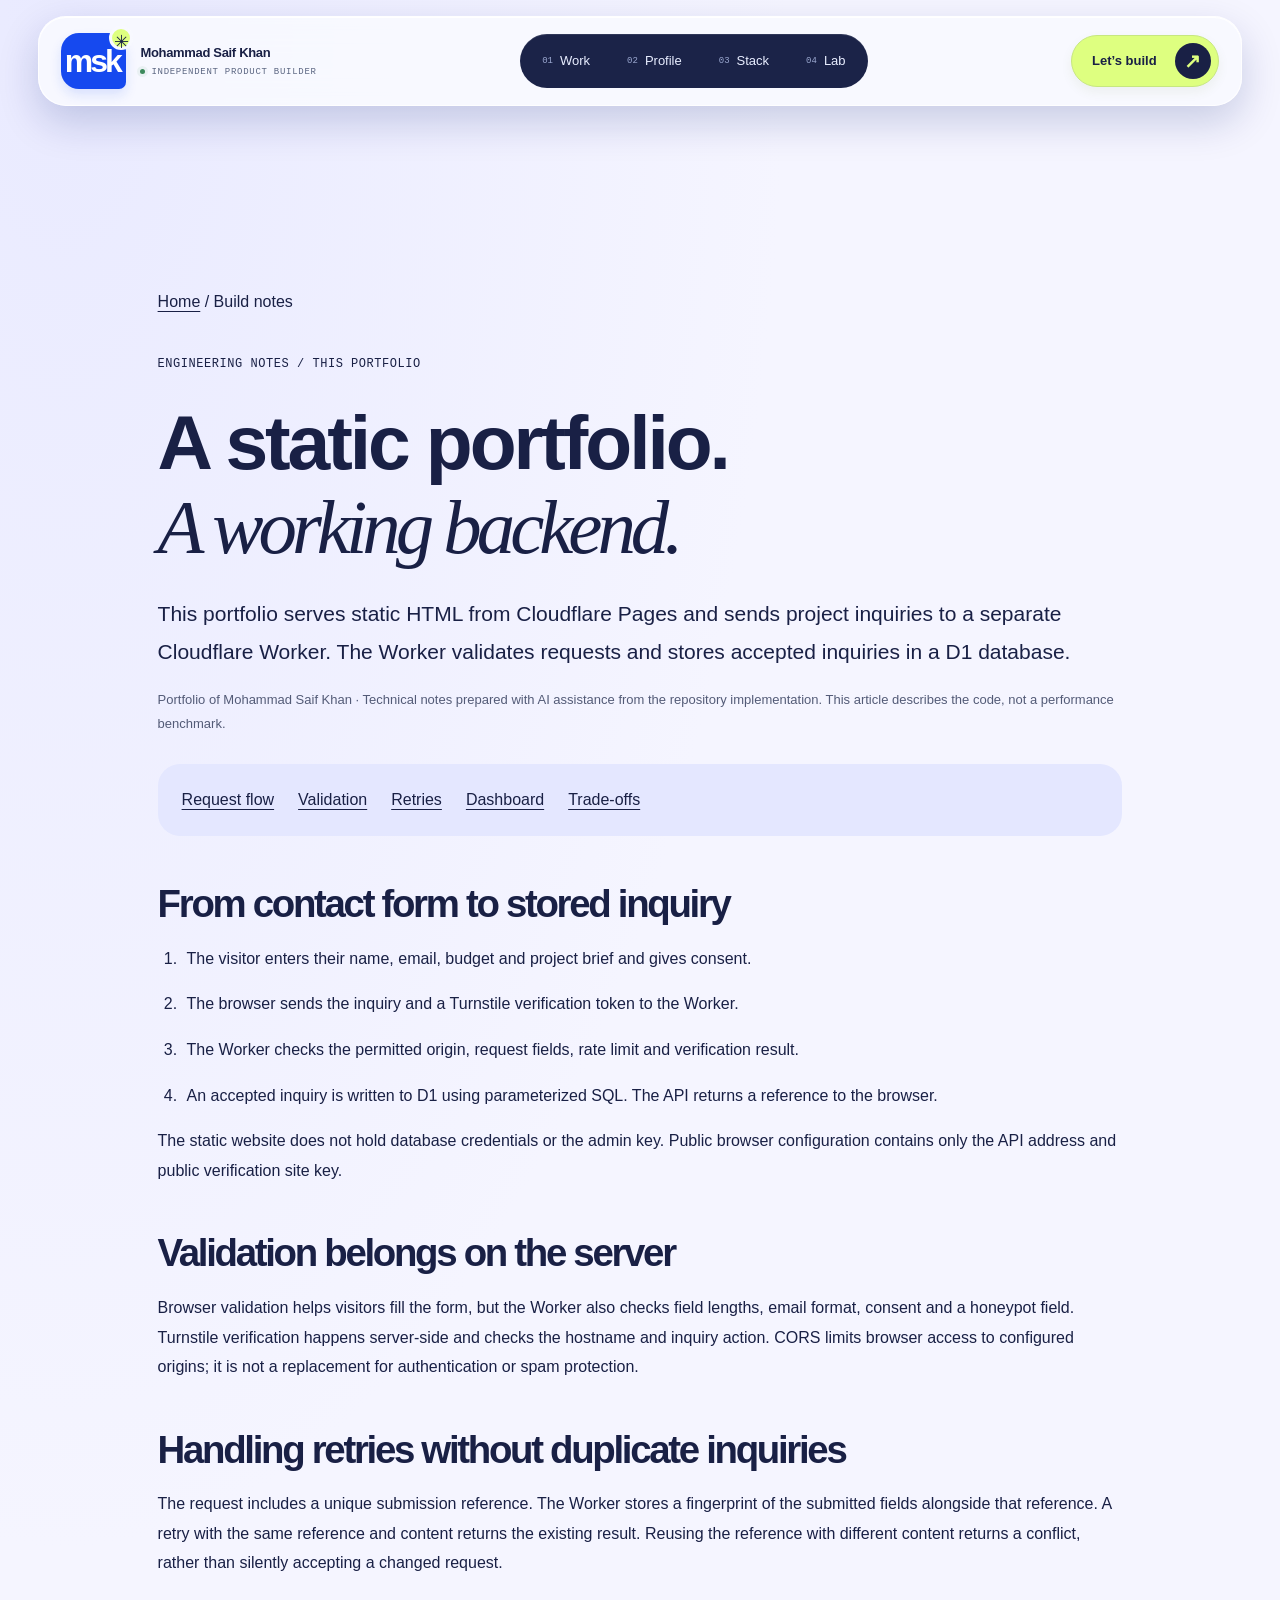
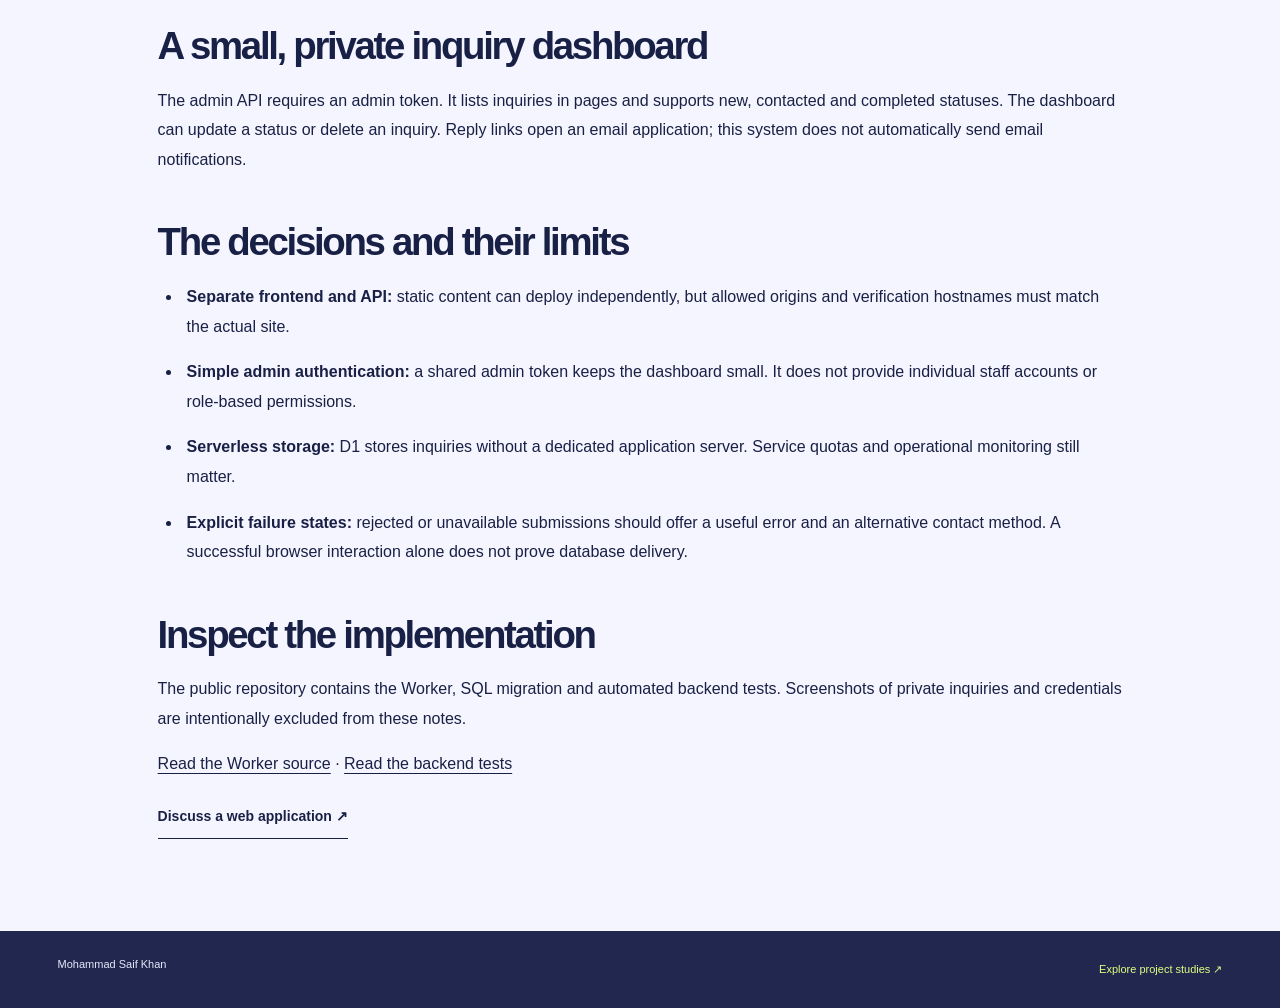
<file: notes/portfolio-inquiry-backend.html>
<!doctype html><html lang="en"><head>
<meta charset="utf-8">
<meta name="viewport" content="width=device-width,initial-scale=1">
<title>A Static Portfolio with a Cloudflare Inquiry Backend | MSK</title>
<meta name="description" content="How this portfolio connects Cloudflare Pages, Workers, Turnstile and D1 to validate project inquiries, handle retries and support a private dashboard.">
<meta name="robots" content="index,follow">
<meta name="theme-color" content="#f3f2ec">
<!-- EDIT: If you move to another domain, update the absolute URLs in this head, robots.txt and sitemap.xml. -->
<meta property="og:type" content="article">
<meta property="og:title" content="A Static Portfolio with a Cloudflare Inquiry Backend | MSK">
<meta property="og:description" content="How this portfolio connects Cloudflare Pages, Workers, Turnstile and D1 to validate project inquiries, handle retries and support a private dashboard.">
<meta property="og:image" content="https://mohammadsaifkhan.pages.dev/assets/images/og-cover.jpg">
<meta name="twitter:card" content="summary_large_image">
<meta name="twitter:title" content="A Static Portfolio with a Cloudflare Inquiry Backend | MSK">
<meta name="twitter:description" content="How this portfolio connects Cloudflare Pages, Workers, Turnstile and D1 to validate project inquiries, handle retries and support a private dashboard.">
<meta name="twitter:image" content="https://mohammadsaifkhan.pages.dev/assets/images/og-cover.jpg">
<link rel="icon" type="image/svg+xml" href="../assets/icons/favicon.svg">
<link rel="manifest" href="../site.webmanifest">
<link rel="stylesheet" href="../assets/css/style.css">
<script src="../assets/js/main.js" defer></script>
<link rel="canonical" href="https://mohammadsaifkhan.pages.dev/notes/portfolio-inquiry-backend">
<meta property="og:url" content="https://mohammadsaifkhan.pages.dev/notes/portfolio-inquiry-backend">
<link rel="stylesheet" href="../assets/css/inquiries.css">

<link rel="stylesheet" href="../assets/css/soft-surfaces.css?v=20260922">
<link rel="stylesheet" href="../assets/css/signature-header.css?v=20260922">



<meta name="author" content="Mohammad Saif Khan">
<meta property="og:site_name" content="Mohammad Saif Khan">
<meta property="og:image:alt" content="Mohammad Saif Khan — digital workbench portfolio">
<script type="application/ld+json">{"@context":"https://schema.org","@graph":[{"@type":"Person","@id":"https://mohammadsaifkhan.pages.dev/#person","name":"Mohammad Saif Khan","alternateName":"MSK","url":"https://mohammadsaifkhan.pages.dev/","jobTitle":"Full-Stack Developer and Product Builder","homeLocation":{"@type":"Place","name":"Rourkela, India"},"sameAs":["https://github.com/metasaif"]},{"@type":"WebSite","@id":"https://mohammadsaifkhan.pages.dev/#website","url":"https://mohammadsaifkhan.pages.dev/","name":"Mohammad Saif Khan","publisher":{"@id":"https://mohammadsaifkhan.pages.dev/#person"}},{"@type":"Article","@id":"https://mohammadsaifkhan.pages.dev/notes/portfolio-inquiry-backend#webpage","url":"https://mohammadsaifkhan.pages.dev/notes/portfolio-inquiry-backend","name":"A Static Portfolio with a Cloudflare Inquiry Backend | MSK","description":"How this portfolio connects Cloudflare Pages, Workers, Turnstile and D1 to validate project inquiries, handle retries and support a private dashboard.","inLanguage":"en","isPartOf":{"@id":"https://mohammadsaifkhan.pages.dev/#website"},"about":{"@id":"https://mohammadsaifkhan.pages.dev/#person"},"author":{"@id":"https://mohammadsaifkhan.pages.dev/#person"},"headline":"A Static Portfolio with a Cloudflare Inquiry Backend | MSK","mainEntityOfPage":"https://mohammadsaifkhan.pages.dev/notes/portfolio-inquiry-backend"}]}</script>
<link rel="stylesheet" href="../assets/css/search-content.css">
</head><body><a class="skip" href="#main">Skip to content</a><header class="site-header">
<a class="signature-brand" href="../index.html" aria-label="Mohammad Saif Khan — home"><span class="signature-mark" aria-hidden="true">msk<i>✳</i></span><span class="signature-name">Mohammad Saif Khan<small>Independent product builder</small></span></a>
<nav aria-label="Main navigation"><a href="../index.html#work"><span class="nav-number" aria-hidden="true">01</span>Work</a><a href="../index.html#profile"><span class="nav-number" aria-hidden="true">02</span>Profile</a><a href="../index.html#stack"><span class="nav-number" aria-hidden="true">03</span>Stack</a><a href="../index.html#lab"><span class="nav-number" aria-hidden="true">04</span>Lab</a></nav>
<a class="nav-contact" href="../index.html#contact">Let’s build<span aria-hidden="true">↗</span></a>
</header><main id="main" tabindex="-1"><article class="section search-article"><nav aria-label="Breadcrumb"><a href="../index.html">Home</a> / Build notes</nav><span class="eyebrow">ENGINEERING NOTES / THIS PORTFOLIO</span><h1>A static portfolio.<br><em>A working backend.</em></h1><p class="search-lead">This portfolio serves static HTML from Cloudflare Pages and sends project inquiries to a separate Cloudflare Worker. The Worker validates requests and stores accepted inquiries in a D1 database.</p><p class="content-note">Portfolio of Mohammad Saif Khan · Technical notes prepared with AI assistance from the repository implementation. This article describes the code, not a performance benchmark.</p><nav class="article-toc" aria-label="In this article"><a href="#flow">Request flow</a><a href="#validation">Validation</a><a href="#retries">Retries</a><a href="#dashboard">Dashboard</a><a href="#tradeoffs">Trade-offs</a></nav><section id="flow"><h2>From contact form to stored inquiry</h2><ol><li>The visitor enters their name, email, budget and project brief and gives consent.</li><li>The browser sends the inquiry and a Turnstile verification token to the Worker.</li><li>The Worker checks the permitted origin, request fields, rate limit and verification result.</li><li>An accepted inquiry is written to D1 using parameterized SQL. The API returns a reference to the browser.</li></ol><p>The static website does not hold database credentials or the admin key. Public browser configuration contains only the API address and public verification site key.</p></section><section id="validation"><h2>Validation belongs on the server</h2><p>Browser validation helps visitors fill the form, but the Worker also checks field lengths, email format, consent and a honeypot field. Turnstile verification happens server-side and checks the hostname and inquiry action. CORS limits browser access to configured origins; it is not a replacement for authentication or spam protection.</p></section><section id="retries"><h2>Handling retries without duplicate inquiries</h2><p>The request includes a unique submission reference. The Worker stores a fingerprint of the submitted fields alongside that reference. A retry with the same reference and content returns the existing result. Reusing the reference with different content returns a conflict, rather than silently accepting a changed request.</p></section><section id="dashboard"><h2>A small, private inquiry dashboard</h2><p>The admin API requires an admin token. It lists inquiries in pages and supports new, contacted and completed statuses. The dashboard can update a status or delete an inquiry. Reply links open an email application; this system does not automatically send email notifications.</p></section><section id="tradeoffs"><h2>The decisions and their limits</h2><ul><li><strong>Separate frontend and API:</strong> static content can deploy independently, but allowed origins and verification hostnames must match the actual site.</li><li><strong>Simple admin authentication:</strong> a shared admin token keeps the dashboard small. It does not provide individual staff accounts or role-based permissions.</li><li><strong>Serverless storage:</strong> D1 stores inquiries without a dedicated application server. Service quotas and operational monitoring still matter.</li><li><strong>Explicit failure states:</strong> rejected or unavailable submissions should offer a useful error and an alternative contact method. A successful browser interaction alone does not prove database delivery.</li></ul></section><section><h2>Inspect the implementation</h2><p>The public repository contains the Worker, SQL migration and automated backend tests. Screenshots of private inquiries and credentials are intentionally excluded from these notes.</p><p><a href="https://github.com/metasaif/portfolio/blob/first/backend/worker.mjs">Read the Worker source</a> · <a href="https://github.com/metasaif/portfolio/blob/first/backend/worker.test.mjs">Read the backend tests</a></p><a class="text-link" href="../index.html#contact">Discuss a web application ↗</a></section></article></main><footer><span>Mohammad Saif Khan</span><a href="../index.html#work">Explore project studies ↗</a></footer></body></html>
</file>
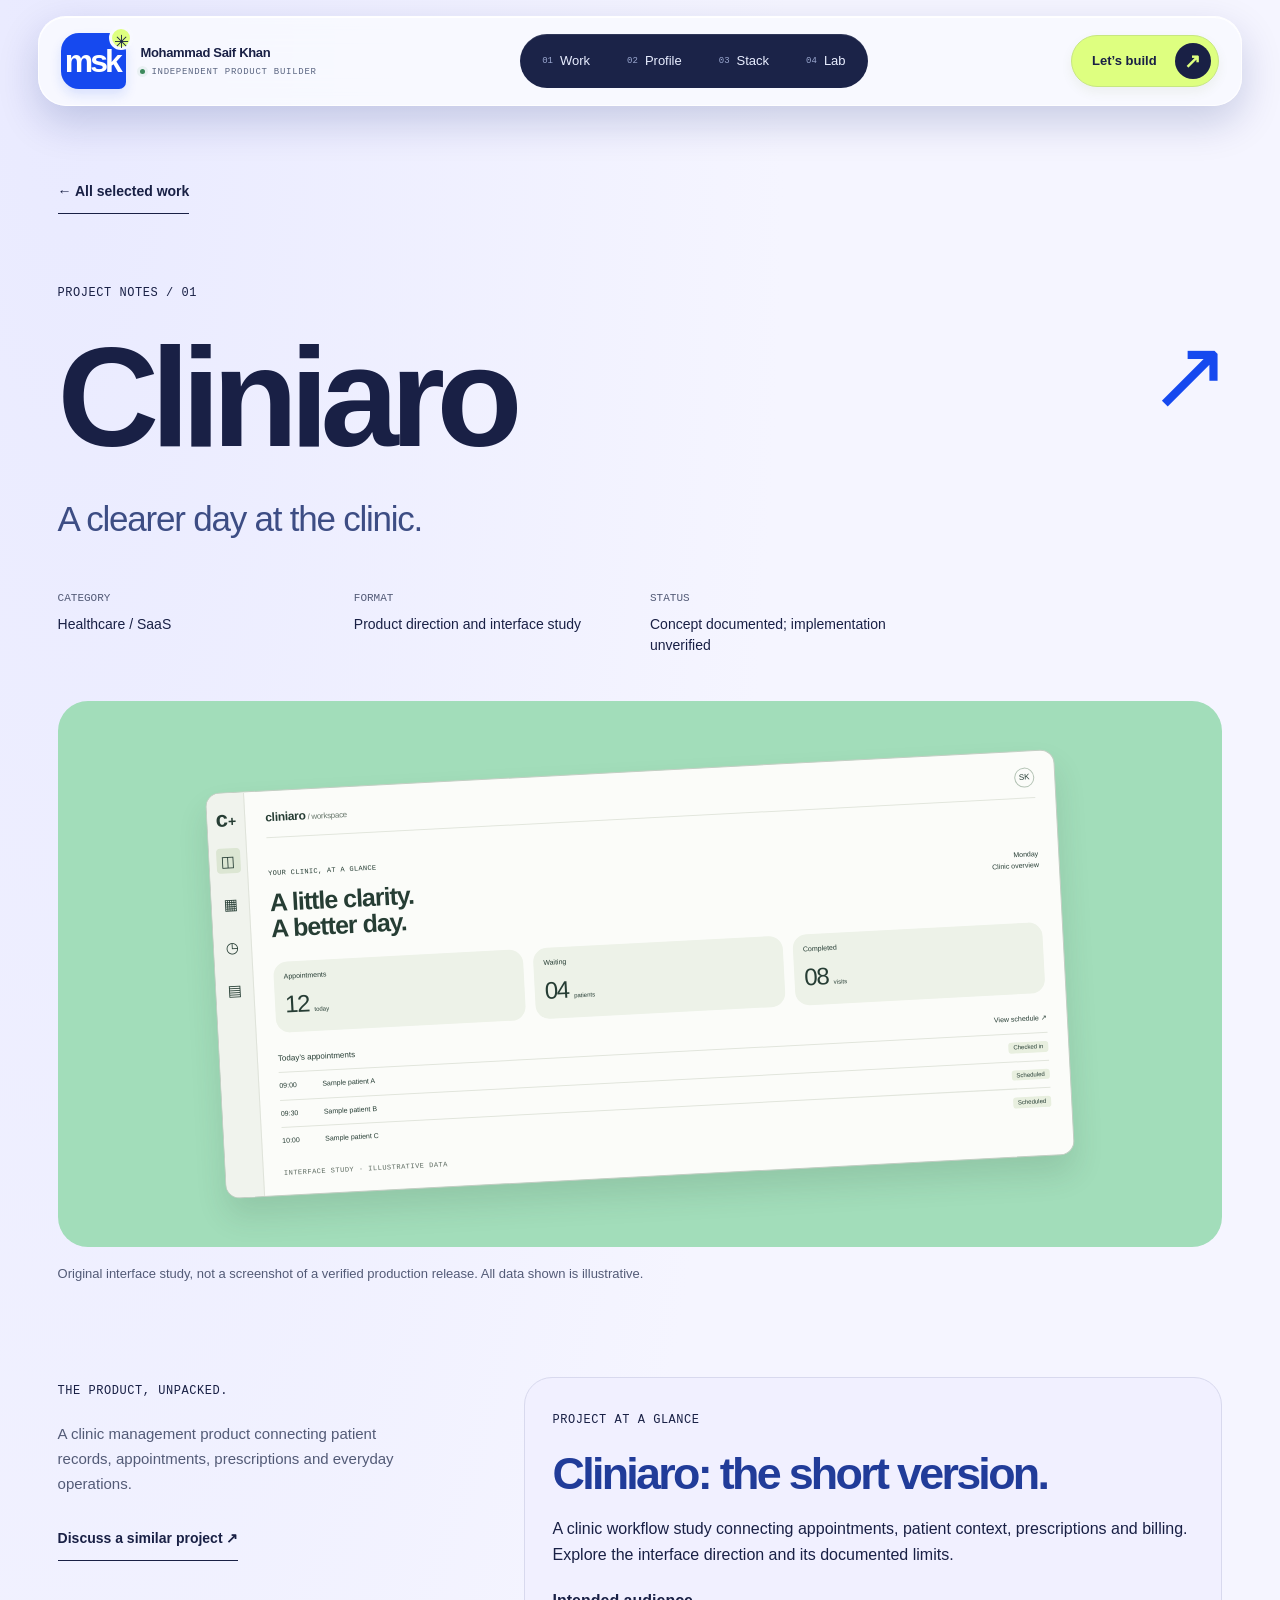
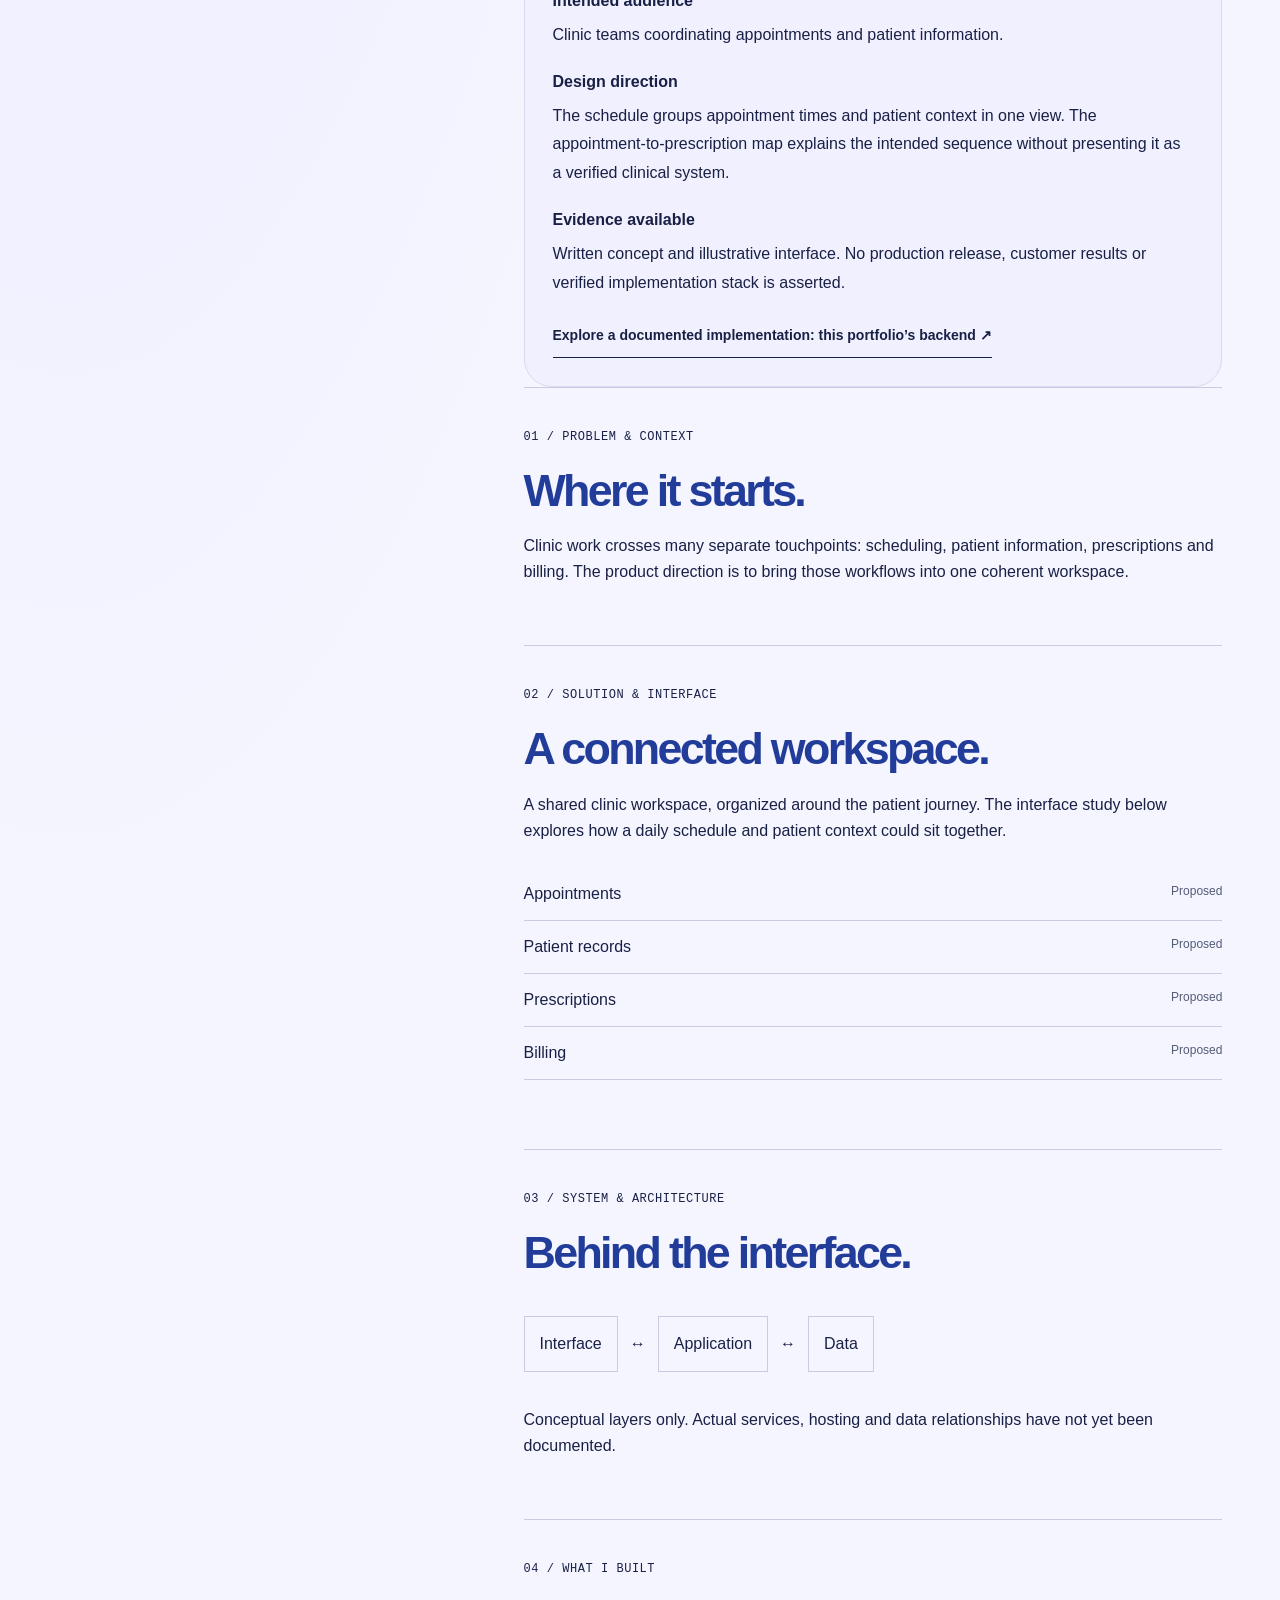
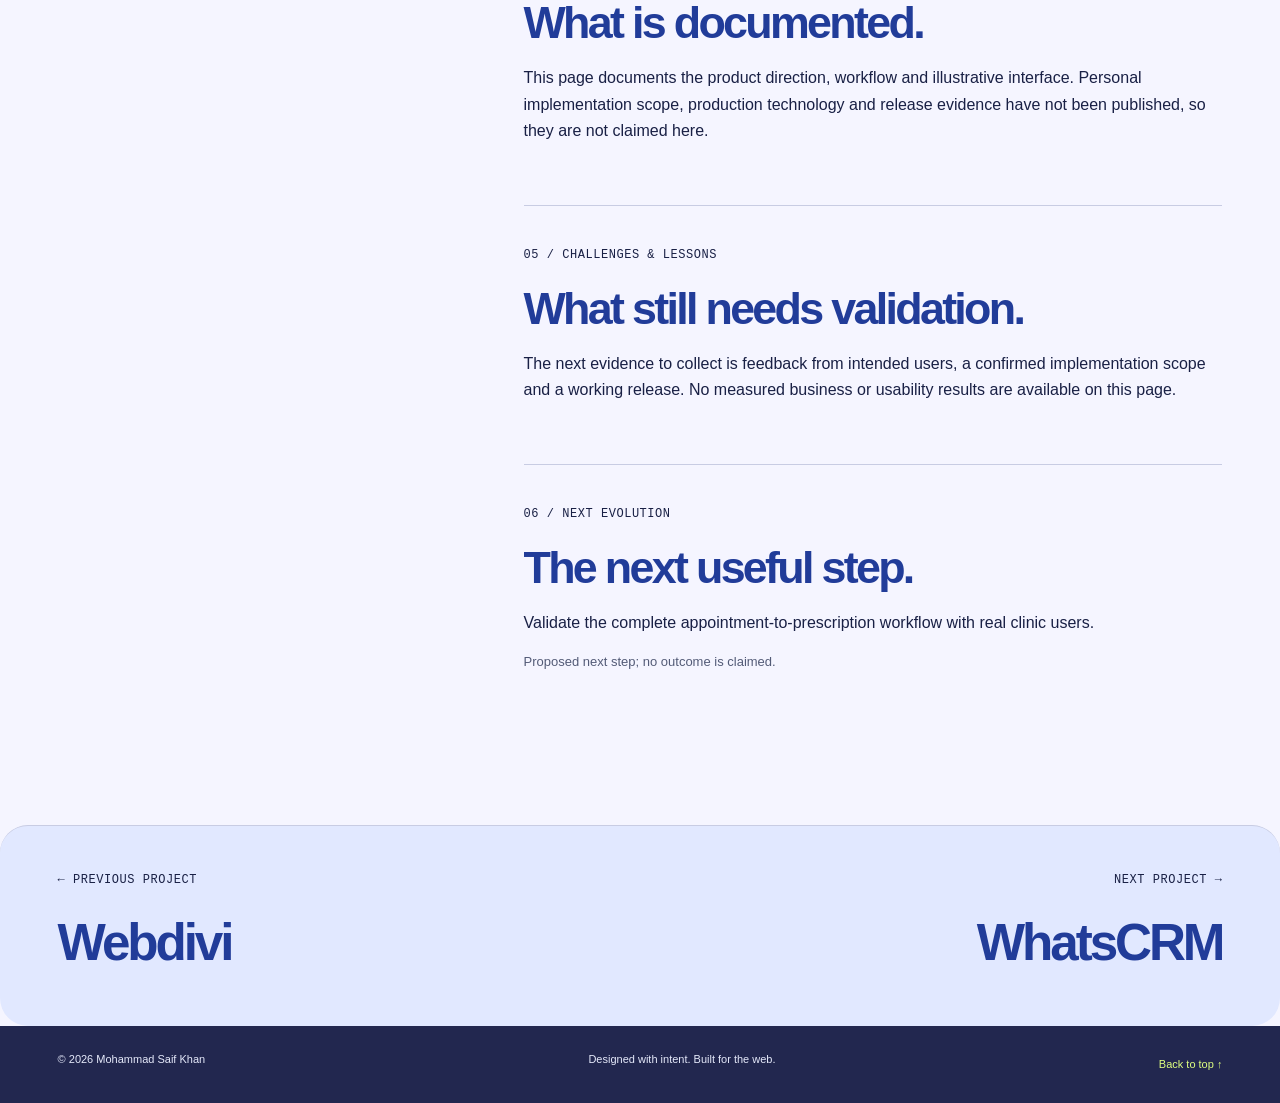
<file: projects/cliniaro.html>
<!doctype html>
<html lang="en">
<head>
<meta charset="utf-8">
<meta name="viewport" content="width=device-width,initial-scale=1">
<title>Cliniaro — Clinic Management Interface Study | MSK</title>
<meta name="description" content="A clinic workflow study connecting appointments, patient context, prescriptions and billing. Explore the interface direction and its documented limits.">
<meta name="robots" content="index,follow">
<meta name="theme-color" content="#f3f2ec">
<!-- EDIT: If you move to another domain, update the absolute URLs in this head, robots.txt and sitemap.xml. -->
<meta property="og:type" content="website">
<meta property="og:title" content="Cliniaro — Clinic Management Interface Study | MSK">
<meta property="og:description" content="A clinic workflow study connecting appointments, patient context, prescriptions and billing. Explore the interface direction and its documented limits.">
<meta property="og:image" content="https://mohammadsaifkhan.pages.dev/assets/images/og-cover.jpg">
<meta name="twitter:card" content="summary_large_image">
<meta name="twitter:title" content="Cliniaro — Clinic Management Interface Study | MSK">
<meta name="twitter:description" content="A clinic workflow study connecting appointments, patient context, prescriptions and billing. Explore the interface direction and its documented limits.">
<meta name="twitter:image" content="https://mohammadsaifkhan.pages.dev/assets/images/og-cover.jpg">
<link rel="icon" type="image/svg+xml" href="../assets/icons/favicon.svg">
<link rel="manifest" href="../site.webmanifest">
<link rel="stylesheet" href="../assets/css/style.css">
<script src="../assets/js/main.js" defer></script>
<link rel="canonical" href="https://mohammadsaifkhan.pages.dev/projects/cliniaro">
<meta property="og:url" content="https://mohammadsaifkhan.pages.dev/projects/cliniaro">
<link rel="stylesheet" href="../assets/css/soft-surfaces.css?v=20260922">
<link rel="stylesheet" href="../assets/css/signature-header.css?v=20260922">
<meta name="author" content="Mohammad Saif Khan">
<meta property="og:site_name" content="Mohammad Saif Khan">
<meta property="og:image:alt" content="Mohammad Saif Khan — digital workbench portfolio">
<script type="application/ld+json">{"@context":"https://schema.org","@graph":[{"@type":"Person","@id":"https://mohammadsaifkhan.pages.dev/#person","name":"Mohammad Saif Khan","alternateName":"MSK","url":"https://mohammadsaifkhan.pages.dev/","jobTitle":"Full-Stack Developer and Product Builder","homeLocation":{"@type":"Place","name":"Rourkela, India"},"sameAs":["https://github.com/metasaif"]},{"@type":"WebSite","@id":"https://mohammadsaifkhan.pages.dev/#website","url":"https://mohammadsaifkhan.pages.dev/","name":"Mohammad Saif Khan","publisher":{"@id":"https://mohammadsaifkhan.pages.dev/#person"}},{"@type":"WebPage","@id":"https://mohammadsaifkhan.pages.dev/projects/cliniaro#webpage","url":"https://mohammadsaifkhan.pages.dev/projects/cliniaro","name":"Cliniaro — Clinic Management Interface Study | MSK","description":"A clinic workflow study connecting appointments, patient context, prescriptions and billing. Explore the interface direction and its documented limits.","inLanguage":"en","isPartOf":{"@id":"https://mohammadsaifkhan.pages.dev/#website"},"about":{"@id":"https://mohammadsaifkhan.pages.dev/#person"}},{"@type":"BreadcrumbList","itemListElement":[{"@type":"ListItem","position":1,"name":"Home","item":"https://mohammadsaifkhan.pages.dev/"},{"@type":"ListItem","position":2,"name":"Cliniaro","item":"https://mohammadsaifkhan.pages.dev/projects/cliniaro"}]}]}</script>
<link rel="stylesheet" href="../assets/css/search-content.css">
</head>
<body>
<a class="skip" href="#main">Skip to content</a>
<div class="progress" aria-hidden="true">
</div>
<header class="site-header">
<a class="signature-brand" href="../index.html" aria-label="Mohammad Saif Khan — home"><span class="signature-mark" aria-hidden="true">msk<i>✳</i></span><span class="signature-name">Mohammad Saif Khan<small>Independent product builder</small></span></a>
<nav aria-label="Main navigation"><a href="../index.html#work"><span class="nav-number" aria-hidden="true">01</span>Work</a><a href="../index.html#profile"><span class="nav-number" aria-hidden="true">02</span>Profile</a><a href="../index.html#stack"><span class="nav-number" aria-hidden="true">03</span>Stack</a><a href="../index.html#lab"><span class="nav-number" aria-hidden="true">04</span>Lab</a></nav>
<a class="nav-contact" href="../index.html#contact">Let’s build<span aria-hidden="true">↗</span></a>
</header>
<!-- EDIT PROJECT: Update the title, description and social metadata above, then the project copy below. Search TODO to find missing facts. -->
<main id="main" tabindex="-1">
<section class="case-hero section">
<a class="text-link" href="../index.html#work">← All selected work</a>
<div class="case-heading">
<span class="eyebrow">PROJECT NOTES / 01</span>
<h1>Cliniaro<span>↗</span></h1>
<p>A clearer day at the clinic.</p>
</div>
<dl class="case-meta">
<div>
<dt>Category</dt><dd>Healthcare / SaaS</dd>
</div>

<div>
<dt>Format</dt><dd>Product direction and interface study</dd>
</div>
<div>
<dt>Status</dt><dd>Concept documented; implementation unverified</dd>
</div>
</dl>
<div class="case-preview mint">
<div class="app-window clinic" role="img" aria-label="Cliniaro illustrative interface preview">
<div class="app-sidebar">
<b>c<span>+</span></b><i class="active">◫</i><i>▦</i><i>◷</i><i>▤</i>
</div>
<div class="app-main">
<div class="app-top">
<strong>cliniaro<span> / workspace</span></strong><span class="avatar">SK</span>
</div>
<div class="app-heading">
<div>
<span class="tiny">YOUR CLINIC, AT A GLANCE</span>
<h3>A little clarity.<br>A better day.</h3>
</div>
<span class="app-date">Monday<br>Clinic overview</span>
</div>
<div class="metric-row">
<div>
<span>Appointments</span><b>12 <small>today</small></b>
</div>
<div>
<span>Waiting</span><b>04 <small>patients</small></b>
</div>
<div>
<span>Completed</span><b>08 <small>visits</small></b>
</div>
</div>
<div class="schedule">
<div class="schedule-label">
<b>Today’s appointments</b><span>View schedule ↗</span>
</div>
<div>
<span>09:00</span><b>Sample patient A</b><em>Checked in</em>
</div>
<div>
<span>09:30</span><b>Sample patient B</b><em>Scheduled</em>
</div>
<div>
<span>10:00</span><b>Sample patient C</b><em>Scheduled</em>
</div>
</div>
<p class="demo-label">INTERFACE STUDY · ILLUSTRATIVE DATA</p>
</div>
</div>
</div>
<p class="content-note">Original interface study, not a screenshot of a verified production release. All data shown is illustrative.</p>
</section>
<section class="section case-body">
<div class="case-aside">
<span class="eyebrow">THE PRODUCT, UNPACKED.</span>
<p>A clinic management product connecting patient records, appointments, prescriptions and everyday operations.</p>
<a class="text-link" href="../index.html#contact">Discuss a similar project ↗</a>
</div>
<div class="case-story"><section class="search-summary"><span class="micro">PROJECT AT A GLANCE</span><h2>Cliniaro: the short version.</h2><p>A clinic workflow study connecting appointments, patient context, prescriptions and billing. Explore the interface direction and its documented limits.</p><dl><dt>Intended audience</dt><dd>Clinic teams coordinating appointments and patient information.</dd><dt>Design direction</dt><dd>The schedule groups appointment times and patient context in one view. The appointment-to-prescription map explains the intended sequence without presenting it as a verified clinical system.</dd><dt>Evidence available</dt><dd>Written concept and illustrative interface. No production release, customer results or verified implementation stack is asserted.</dd></dl><a class="text-link" href="../notes/portfolio-inquiry-backend.html">Explore a documented implementation: this portfolio’s backend ↗</a></section>
<section>
<span class="micro">01 / PROBLEM & CONTEXT</span>
<h2>Where it starts.</h2>
<p>Clinic work crosses many separate touchpoints: scheduling, patient information, prescriptions and billing. The product direction is to bring those workflows into one coherent workspace.</p>

</section>
<section>
<span class="micro">02 / SOLUTION & INTERFACE</span>
<h2>A connected workspace.</h2>
<p>A shared clinic workspace, organized around the patient journey. The interface study below explores how a daily schedule and patient context could sit together.</p>
<ul class="feature-list">
<li>
Appointments <span>Proposed</span>
</li>
<li>
Patient records <span>Proposed</span>
</li>
<li>
Prescriptions <span>Proposed</span>
</li>
<li>
Billing <span>Proposed</span>
</li>
</ul>
</section>
<section>
<span class="micro">03 / SYSTEM & ARCHITECTURE</span>
<h2>Behind the interface.</h2>
<div class="architecture">
<span>Interface</span><b>↔</b><span>Application</span><b>↔</b><span>Data</span>
</div>
<p>Conceptual layers only. Actual services, hosting and data relationships have not yet been documented.</p>

</section>
<section>
<span class="micro">04 / WHAT I BUILT</span>
<h2>What is documented.</h2><p>This page documents the product direction, workflow and illustrative interface. Personal implementation scope, production technology and release evidence have not been published, so they are not claimed here.</p>

</section>
<section>
<span class="micro">05 / CHALLENGES & LESSONS</span>
<h2>What still needs validation.</h2><p>The next evidence to collect is feedback from intended users, a confirmed implementation scope and a working release. No measured business or usability results are available on this page.</p>

</section>
<section>
<span class="micro">06 / NEXT EVOLUTION</span>
<h2>The next useful step.</h2>
<p>Validate the complete appointment-to-prescription workflow with real clinic users.</p>
<p class="content-note">Proposed next step; no outcome is claimed.</p>
</section>
</div>
</section>
<nav class="project-pagination section" aria-label="Other projects">
<a href="webdivi.html"><span class="micro">← PREVIOUS PROJECT</span><strong>Webdivi</strong></a><a href="whatscrm.html"><span class="micro">NEXT PROJECT →</span><strong>WhatsCRM</strong></a>
</nav>
</main>
<footer>
<span>© <span data-year>2026</span> Mohammad Saif Khan</span><span>Designed with intent. Built for the web.</span><a href="#main">Back to top ↑</a>
</footer>
</body>
</html>
</file>
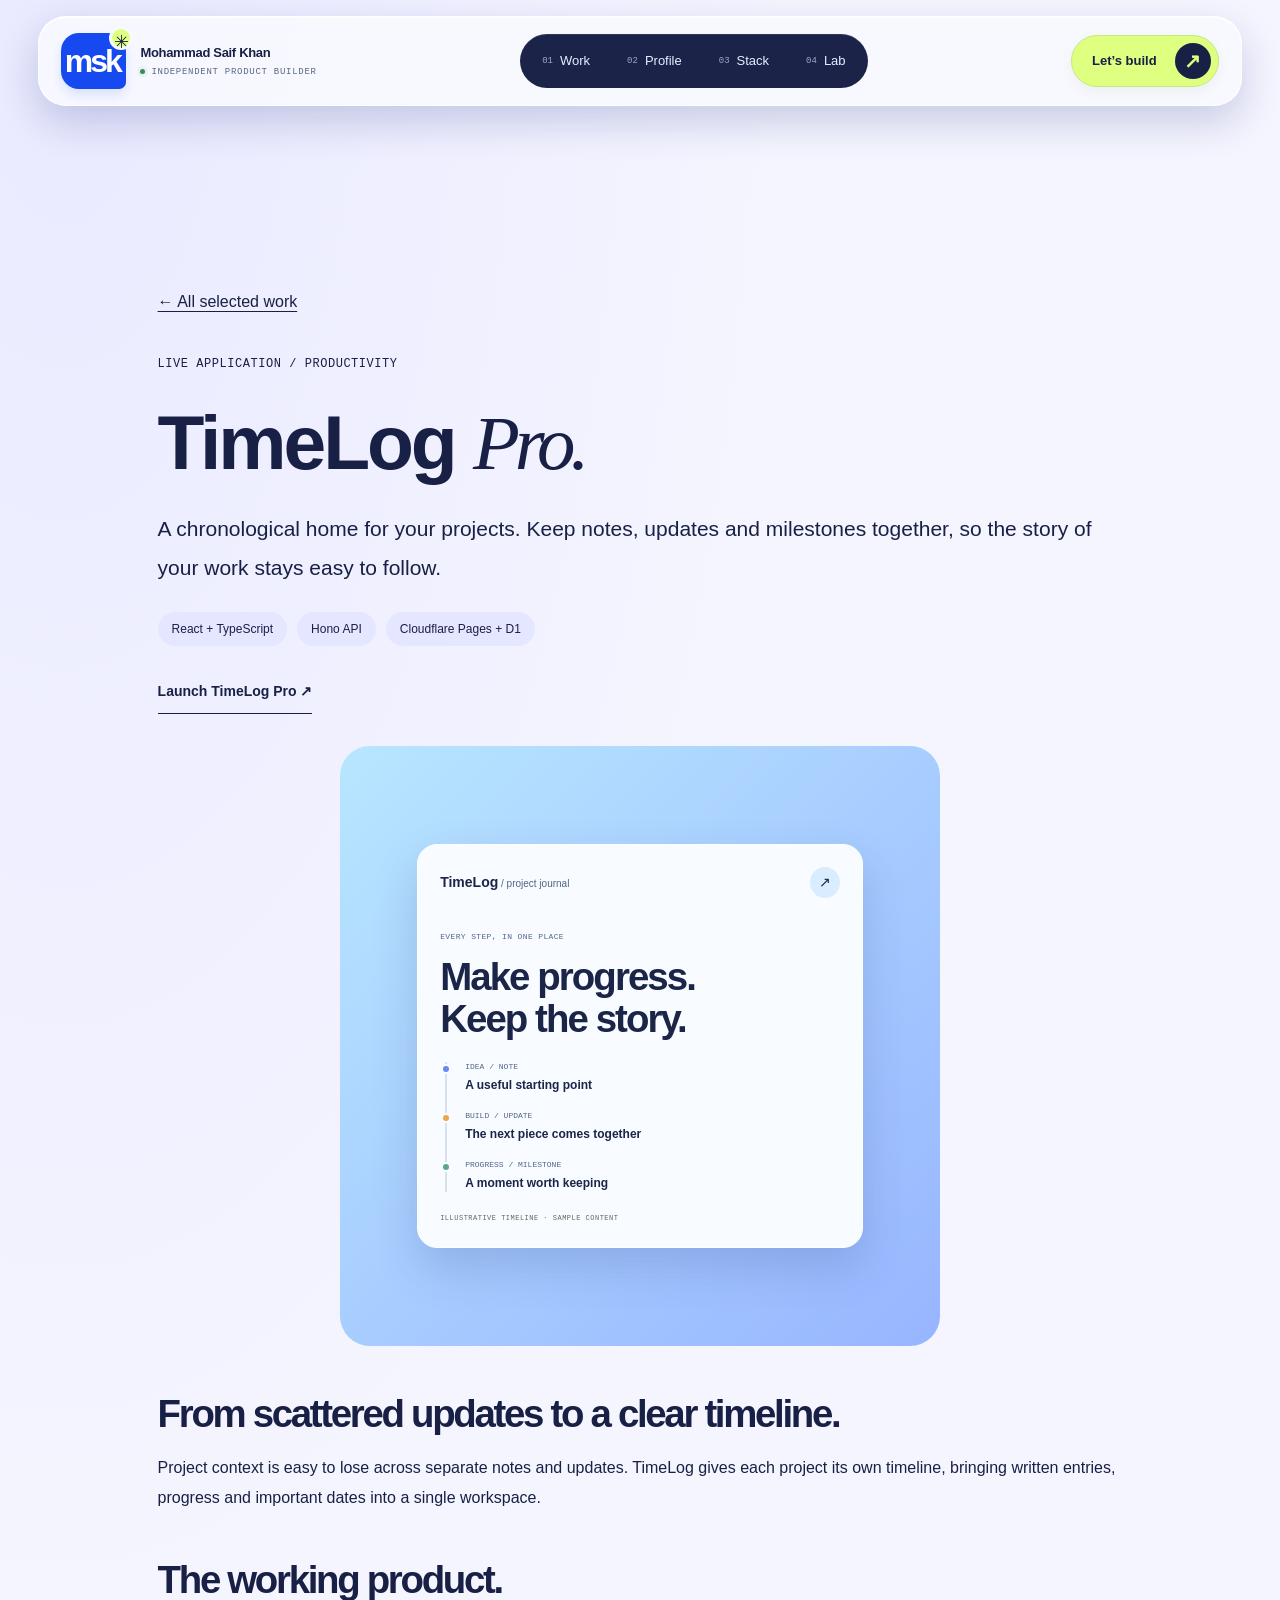
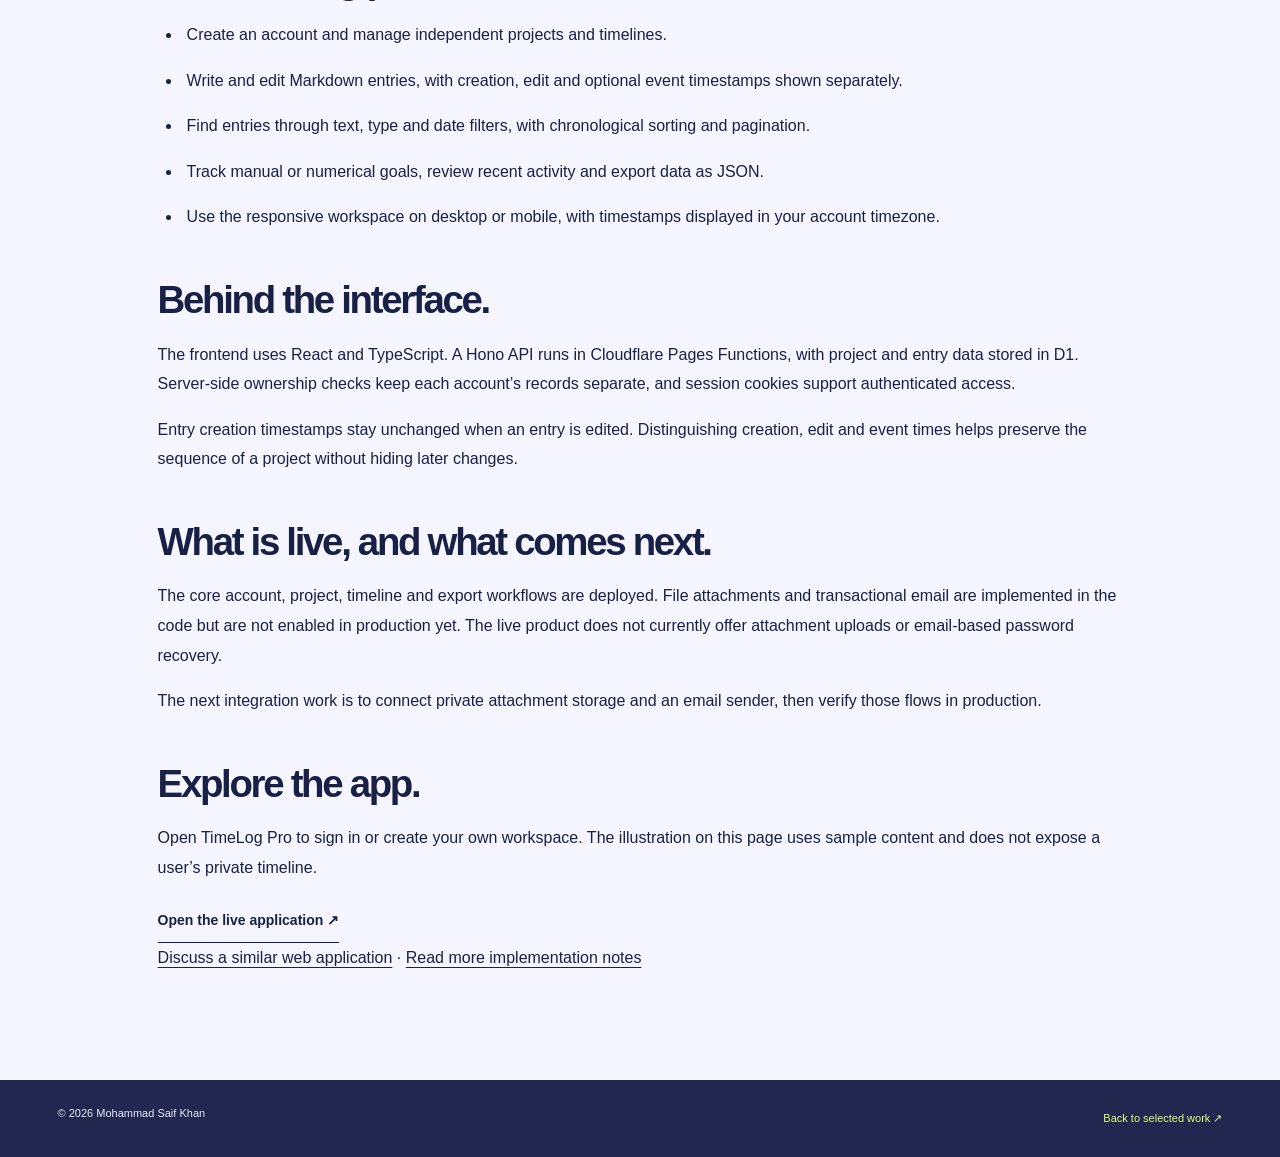
<file: projects/timelog-pro.html>
<!doctype html><html lang="en"><head>
<meta charset="utf-8">
<meta name="viewport" content="width=device-width,initial-scale=1">
<title>TimeLog Pro — Project Timeline App | Mohammad Saif Khan</title>
<meta name="description" content="TimeLog Pro is a live project timeline app with Markdown notes, goals, search and JSON export, built with React, TypeScript and Cloudflare.">
<meta name="robots" content="index,follow">
<meta name="theme-color" content="#f3f2ec">
<!-- EDIT: If you move to another domain, update the absolute URLs in this head, robots.txt and sitemap.xml. -->
<meta property="og:type" content="website">
<meta property="og:title" content="TimeLog Pro — Project Timeline App | Mohammad Saif Khan">
<meta property="og:description" content="TimeLog Pro is a live project timeline app with Markdown notes, goals, search and JSON export, built with React, TypeScript and Cloudflare.">
<meta property="og:image" content="https://mohammadsaifkhan.pages.dev/assets/images/og-cover.jpg">
<meta name="twitter:card" content="summary_large_image">
<meta name="twitter:title" content="TimeLog Pro — Project Timeline App | Mohammad Saif Khan">
<meta name="twitter:description" content="TimeLog Pro is a live project timeline app with Markdown notes, goals, search and JSON export, built with React, TypeScript and Cloudflare.">
<meta name="twitter:image" content="https://mohammadsaifkhan.pages.dev/assets/images/og-cover.jpg">
<link rel="icon" type="image/svg+xml" href="../assets/icons/favicon.svg">
<link rel="manifest" href="../site.webmanifest">
<link rel="stylesheet" href="../assets/css/style.css">
<script src="../assets/js/main.js" defer></script>
<link rel="canonical" href="https://mohammadsaifkhan.pages.dev/projects/timelog-pro">
<meta property="og:url" content="https://mohammadsaifkhan.pages.dev/projects/timelog-pro">
<link rel="stylesheet" href="../assets/css/inquiries.css">

<link rel="stylesheet" href="../assets/css/soft-surfaces.css?v=20260922">
<link rel="stylesheet" href="../assets/css/signature-header.css?v=20260922">
<meta name="author" content="Mohammad Saif Khan">
<meta property="og:site_name" content="Mohammad Saif Khan">
<meta property="og:image:alt" content="Mohammad Saif Khan — digital workbench portfolio">

<link rel="stylesheet" href="../assets/css/search-content.css?v=20260924-projects">

<script type="application/ld+json">{"@context":"https://schema.org","@graph":[{"@type":"WebPage","@id":"https://mohammadsaifkhan.pages.dev/projects/timelog-pro","url":"https://mohammadsaifkhan.pages.dev/projects/timelog-pro","name":"TimeLog Pro — Project Timeline App | Mohammad Saif Khan","description":"TimeLog Pro is a live project timeline app with Markdown notes, goals, search and JSON export, built with React, TypeScript and Cloudflare.","about":{"@type":"SoftwareApplication","name":"TimeLog Pro","url":"https://timelog-pro.pages.dev/","applicationCategory":"ProductivityApplication","operatingSystem":"Web browser"}},{"@type":"BreadcrumbList","itemListElement":[{"@type":"ListItem","position":1,"name":"Home","item":"https://mohammadsaifkhan.pages.dev/"},{"@type":"ListItem","position":2,"name":"TimeLog Pro","item":"https://mohammadsaifkhan.pages.dev/projects/timelog-pro"}]}]}</script></head><body><a class="skip" href="#main">Skip to content</a><header class="site-header">
<a class="signature-brand" href="../index.html" aria-label="Mohammad Saif Khan — home"><span class="signature-mark" aria-hidden="true">msk<i>✳</i></span><span class="signature-name">Mohammad Saif Khan<small>Independent product builder</small></span></a>
<nav aria-label="Main navigation"><a href="../index.html#work"><span class="nav-number" aria-hidden="true">01</span>Work</a><a href="../index.html#profile"><span class="nav-number" aria-hidden="true">02</span>Profile</a><a href="../index.html#stack"><span class="nav-number" aria-hidden="true">03</span>Stack</a><a href="../index.html#lab"><span class="nav-number" aria-hidden="true">04</span>Lab</a></nav>
<a class="nav-contact" href="../index.html#contact">Let’s build<span aria-hidden="true">↗</span></a>
</header><main id="main" tabindex="-1"><article class="section search-article"><a href="../index.html#work">← All selected work</a><span class="eyebrow">LIVE APPLICATION / PRODUCTIVITY</span><h1>TimeLog <em>Pro.</em></h1><p class="search-lead">A chronological home for your projects. Keep notes, updates and milestones together, so the story of your work stays easy to follow.</p><div class="timelog-facts"><span>React + TypeScript</span><span>Hono API</span><span>Cloudflare Pages + D1</span></div><a class="text-link" href="https://timelog-pro.pages.dev/">Launch TimeLog Pro ↗</a><div class="timelog-case-preview"><div class="timelog-preview" role="img" aria-label="Illustrative TimeLog project timeline"><div class="timelog-bar"><strong>TimeLog<span> / project journal</span></strong><i>↗</i></div><span class="micro">EVERY STEP, IN ONE PLACE</span><h3>Make progress.<br>Keep the story.</h3><div class="timelog-track"><div><i></i><span>IDEA / NOTE</span><strong>A useful starting point</strong></div><div><i></i><span>BUILD / UPDATE</span><strong>The next piece comes together</strong></div><div><i></i><span>PROGRESS / MILESTONE</span><strong>A moment worth keeping</strong></div></div><p class="demo-label">ILLUSTRATIVE TIMELINE · SAMPLE CONTENT</p></div></div><section><h2>From scattered updates to a clear timeline.</h2><p>Project context is easy to lose across separate notes and updates. TimeLog gives each project its own timeline, bringing written entries, progress and important dates into a single workspace.</p></section><section><h2>The working product.</h2><ul><li>Create an account and manage independent projects and timelines.</li><li>Write and edit Markdown entries, with creation, edit and optional event timestamps shown separately.</li><li>Find entries through text, type and date filters, with chronological sorting and pagination.</li><li>Track manual or numerical goals, review recent activity and export data as JSON.</li><li>Use the responsive workspace on desktop or mobile, with timestamps displayed in your account timezone.</li></ul></section><section><h2>Behind the interface.</h2><p>The frontend uses React and TypeScript. A Hono API runs in Cloudflare Pages Functions, with project and entry data stored in D1. Server-side ownership checks keep each account’s records separate, and session cookies support authenticated access.</p><p>Entry creation timestamps stay unchanged when an entry is edited. Distinguishing creation, edit and event times helps preserve the sequence of a project without hiding later changes.</p></section><section><h2>What is live, and what comes next.</h2><p>The core account, project, timeline and export workflows are deployed. File attachments and transactional email are implemented in the code but are not enabled in production yet. The live product does not currently offer attachment uploads or email-based password recovery.</p><p>The next integration work is to connect private attachment storage and an email sender, then verify those flows in production.</p></section><section><h2>Explore the app.</h2><p>Open TimeLog Pro to sign in or create your own workspace. The illustration on this page uses sample content and does not expose a user’s private timeline.</p><a class="text-link" href="https://timelog-pro.pages.dev/">Open the live application ↗</a><p><a href="../index.html#contact">Discuss a similar web application</a> · <a href="../notes/portfolio-inquiry-backend.html">Read more implementation notes</a></p></section></article></main><footer><span>© 2026 Mohammad Saif Khan</span><a href="../index.html#work">Back to selected work ↗</a></footer></body></html>
</file>
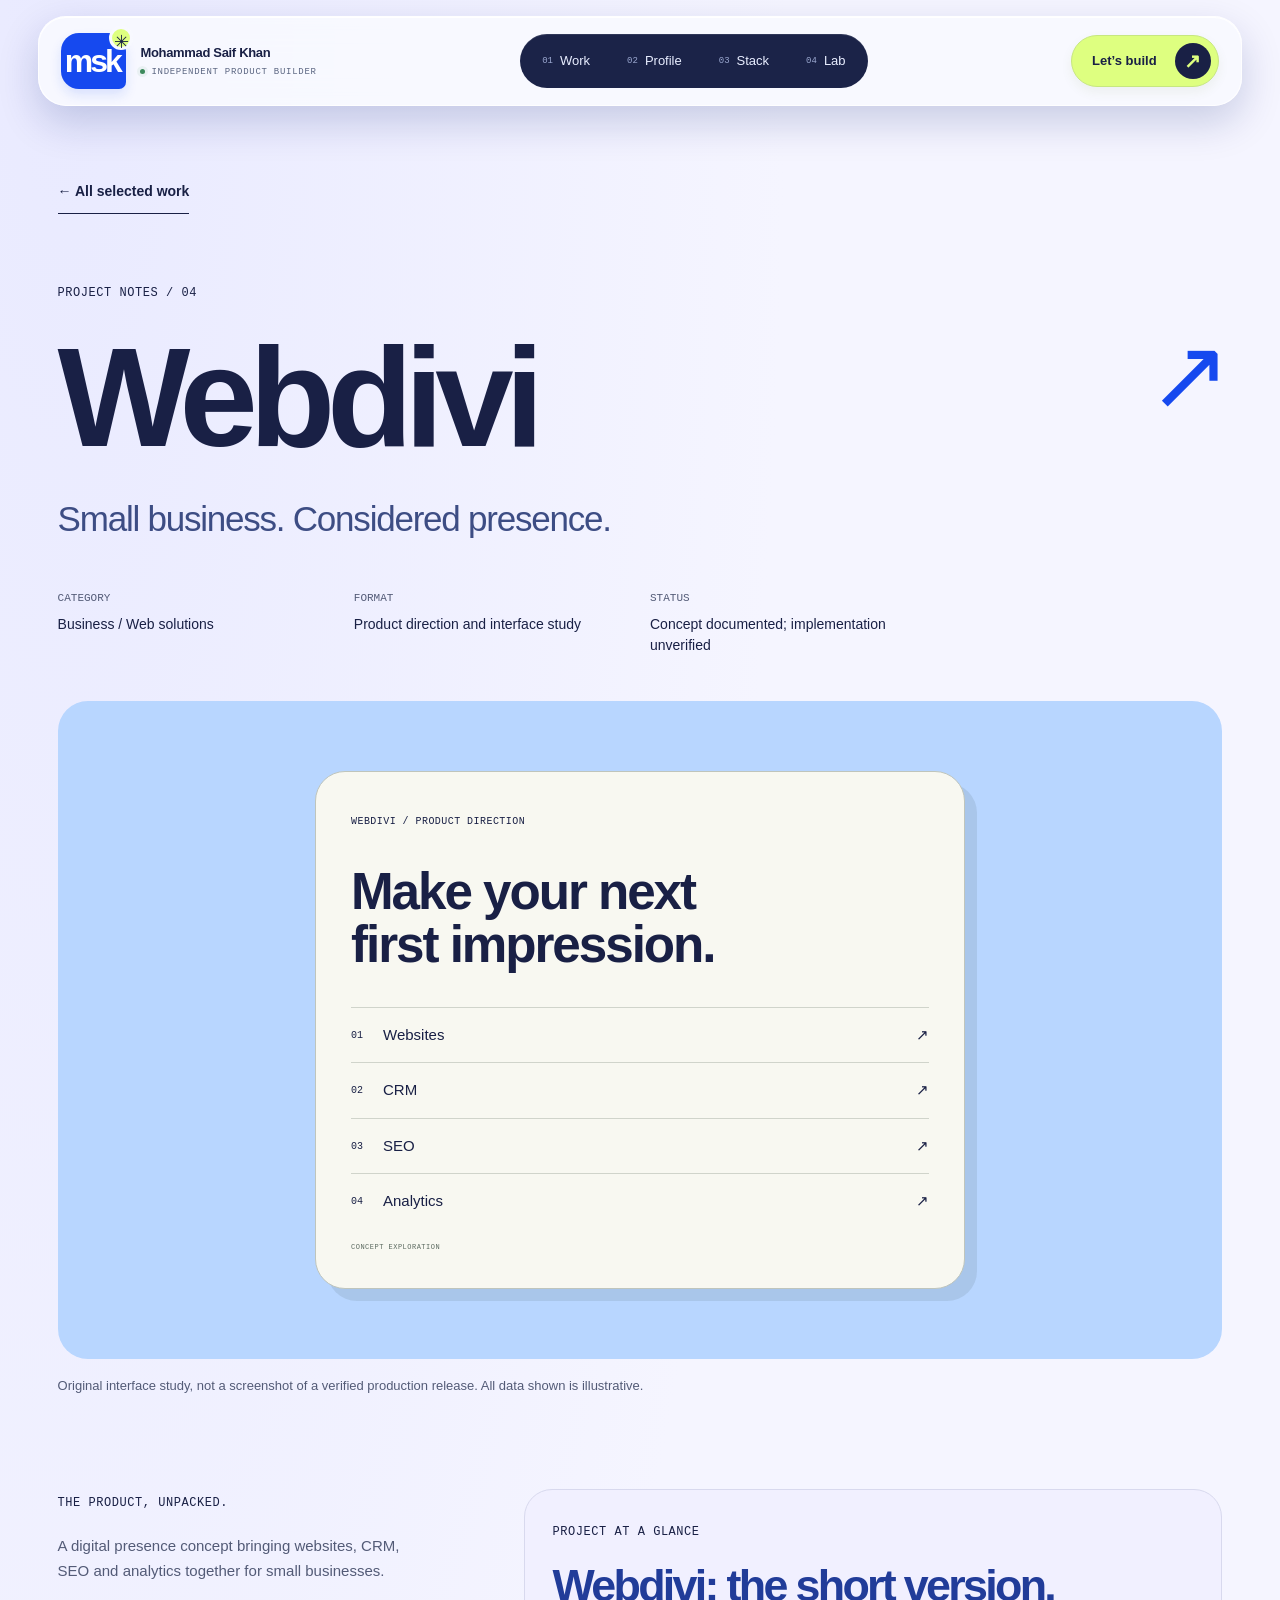
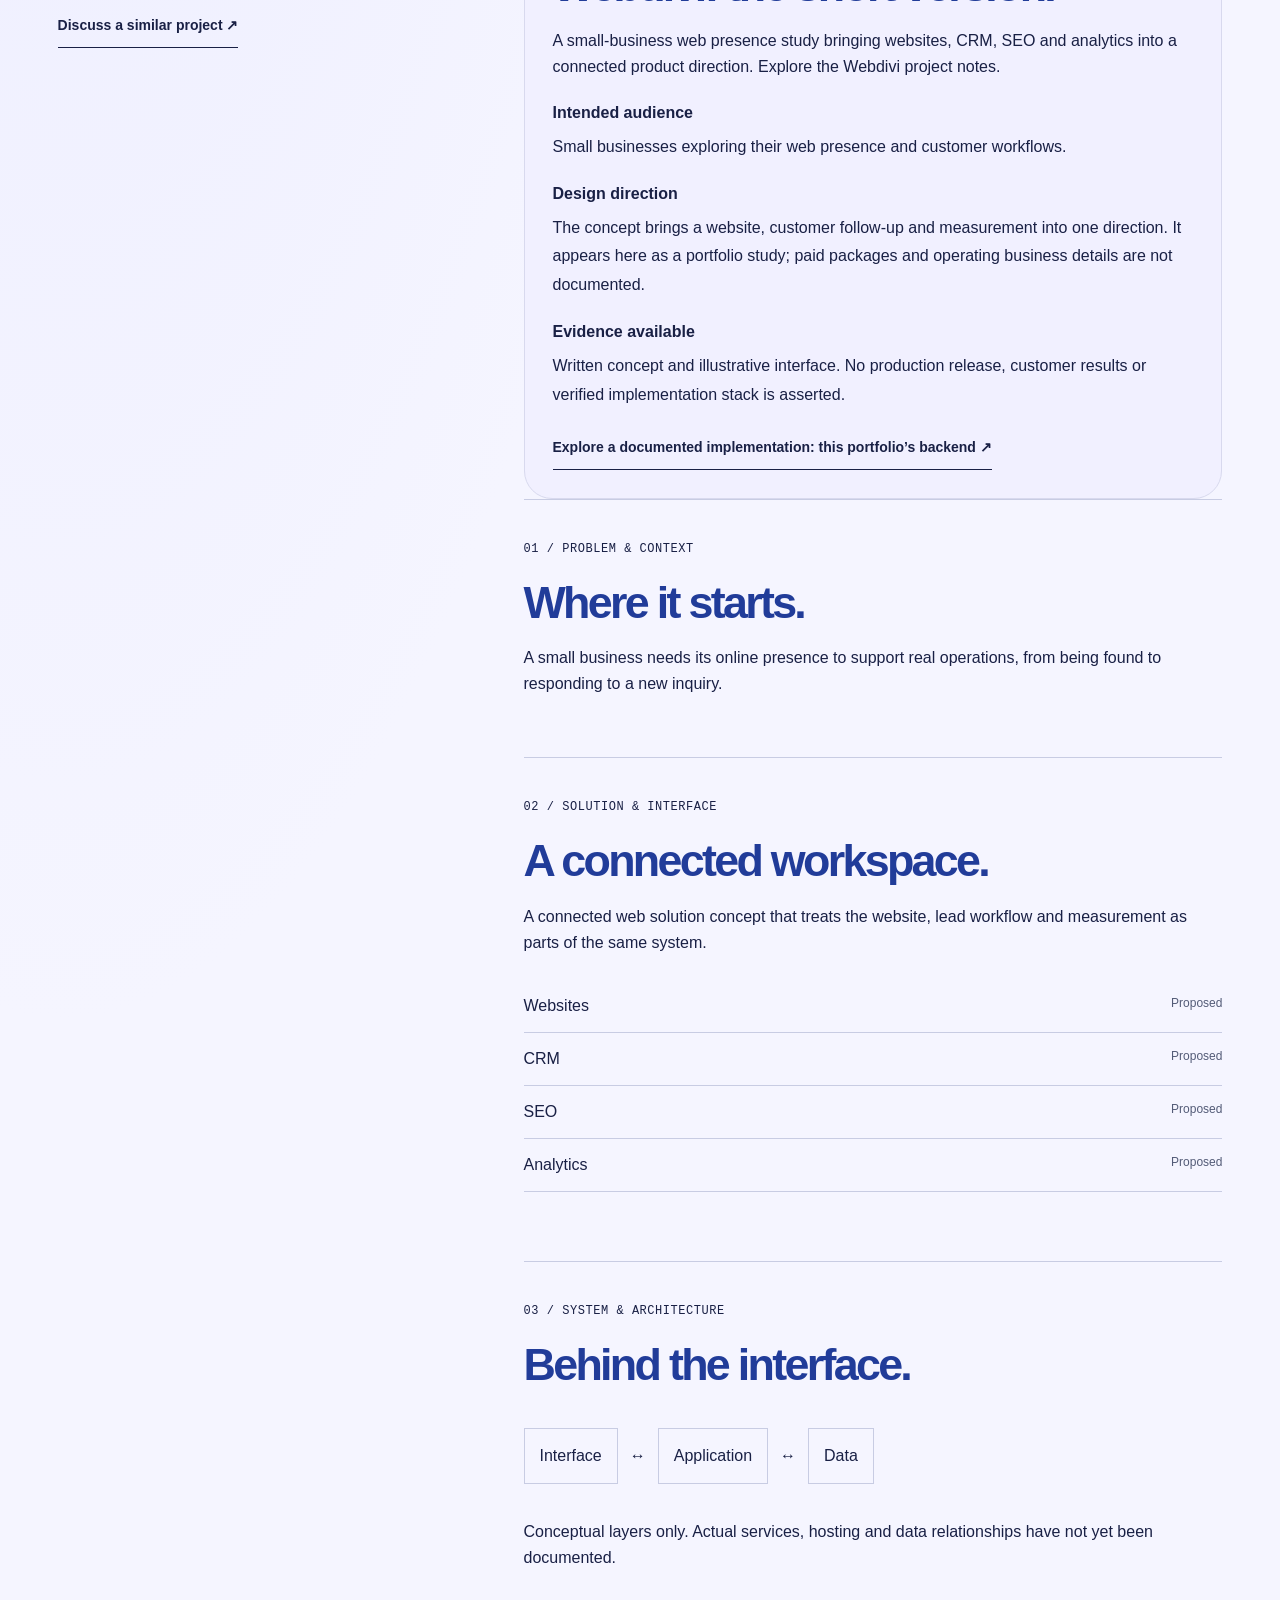
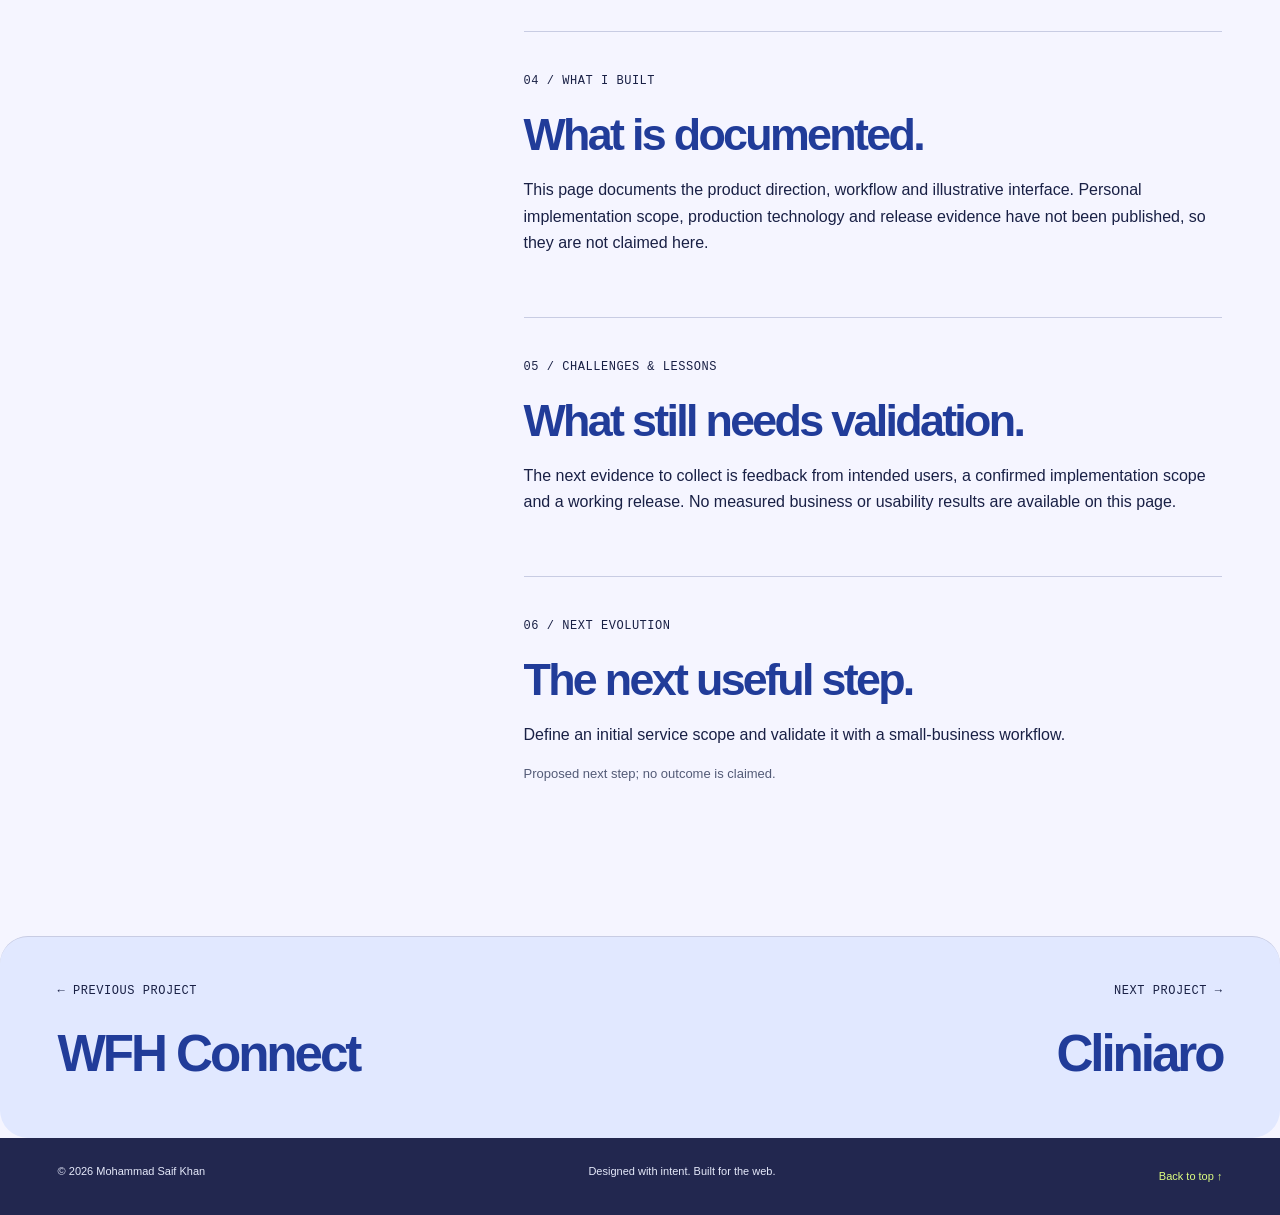
<file: projects/webdivi.html>
<!doctype html>
<html lang="en">
<head>
<meta charset="utf-8">
<meta name="viewport" content="width=device-width,initial-scale=1">
<title>Webdivi — Small Business Website Study | MSK</title>
<meta name="description" content="A small-business web presence study bringing websites, CRM, SEO and analytics into a connected product direction. Explore the Webdivi project notes.">
<meta name="robots" content="index,follow">
<meta name="theme-color" content="#f3f2ec">
<!-- EDIT: If you move to another domain, update the absolute URLs in this head, robots.txt and sitemap.xml. -->
<meta property="og:type" content="website">
<meta property="og:title" content="Webdivi — Small Business Website Study | MSK">
<meta property="og:description" content="A small-business web presence study bringing websites, CRM, SEO and analytics into a connected product direction. Explore the Webdivi project notes.">
<meta property="og:image" content="https://mohammadsaifkhan.pages.dev/assets/images/og-cover.jpg">
<meta name="twitter:card" content="summary_large_image">
<meta name="twitter:title" content="Webdivi — Small Business Website Study | MSK">
<meta name="twitter:description" content="A small-business web presence study bringing websites, CRM, SEO and analytics into a connected product direction. Explore the Webdivi project notes.">
<meta name="twitter:image" content="https://mohammadsaifkhan.pages.dev/assets/images/og-cover.jpg">
<link rel="icon" type="image/svg+xml" href="../assets/icons/favicon.svg">
<link rel="manifest" href="../site.webmanifest">
<link rel="stylesheet" href="../assets/css/style.css">
<script src="../assets/js/main.js" defer></script>
<link rel="canonical" href="https://mohammadsaifkhan.pages.dev/projects/webdivi">
<meta property="og:url" content="https://mohammadsaifkhan.pages.dev/projects/webdivi">
<link rel="stylesheet" href="../assets/css/soft-surfaces.css?v=20260922">
<link rel="stylesheet" href="../assets/css/signature-header.css?v=20260922">
<meta name="author" content="Mohammad Saif Khan">
<meta property="og:site_name" content="Mohammad Saif Khan">
<meta property="og:image:alt" content="Mohammad Saif Khan — digital workbench portfolio">
<script type="application/ld+json">{"@context":"https://schema.org","@graph":[{"@type":"Person","@id":"https://mohammadsaifkhan.pages.dev/#person","name":"Mohammad Saif Khan","alternateName":"MSK","url":"https://mohammadsaifkhan.pages.dev/","jobTitle":"Full-Stack Developer and Product Builder","homeLocation":{"@type":"Place","name":"Rourkela, India"},"sameAs":["https://github.com/metasaif"]},{"@type":"WebSite","@id":"https://mohammadsaifkhan.pages.dev/#website","url":"https://mohammadsaifkhan.pages.dev/","name":"Mohammad Saif Khan","publisher":{"@id":"https://mohammadsaifkhan.pages.dev/#person"}},{"@type":"WebPage","@id":"https://mohammadsaifkhan.pages.dev/projects/webdivi#webpage","url":"https://mohammadsaifkhan.pages.dev/projects/webdivi","name":"Webdivi — Small Business Website Study | MSK","description":"A small-business web presence study bringing websites, CRM, SEO and analytics into a connected product direction. Explore the Webdivi project notes.","inLanguage":"en","isPartOf":{"@id":"https://mohammadsaifkhan.pages.dev/#website"},"about":{"@id":"https://mohammadsaifkhan.pages.dev/#person"}},{"@type":"BreadcrumbList","itemListElement":[{"@type":"ListItem","position":1,"name":"Home","item":"https://mohammadsaifkhan.pages.dev/"},{"@type":"ListItem","position":2,"name":"Webdivi","item":"https://mohammadsaifkhan.pages.dev/projects/webdivi"}]}]}</script>
<link rel="stylesheet" href="../assets/css/search-content.css">
</head>
<body>
<a class="skip" href="#main">Skip to content</a>
<div class="progress" aria-hidden="true">
</div>
<header class="site-header">
<a class="signature-brand" href="../index.html" aria-label="Mohammad Saif Khan — home"><span class="signature-mark" aria-hidden="true">msk<i>✳</i></span><span class="signature-name">Mohammad Saif Khan<small>Independent product builder</small></span></a>
<nav aria-label="Main navigation"><a href="../index.html#work"><span class="nav-number" aria-hidden="true">01</span>Work</a><a href="../index.html#profile"><span class="nav-number" aria-hidden="true">02</span>Profile</a><a href="../index.html#stack"><span class="nav-number" aria-hidden="true">03</span>Stack</a><a href="../index.html#lab"><span class="nav-number" aria-hidden="true">04</span>Lab</a></nav>
<a class="nav-contact" href="../index.html#contact">Let’s build<span aria-hidden="true">↗</span></a>
</header>
<!-- EDIT PROJECT: Update the title, description and social metadata above, then the project copy below. Search TODO to find missing facts. -->
<main id="main" tabindex="-1">
<section class="case-hero section">
<a class="text-link" href="../index.html#work">← All selected work</a>
<div class="case-heading">
<span class="eyebrow">PROJECT NOTES / 04</span>
<h1>Webdivi<span>↗</span></h1>
<p>Small business. Considered presence.</p>
</div>
<dl class="case-meta">
<div>
<dt>Category</dt><dd>Business / Web solutions</dd>
</div>

<div>
<dt>Format</dt><dd>Product direction and interface study</dd>
</div>
<div>
<dt>Status</dt><dd>Concept documented; implementation unverified</dd>
</div>
</dl>
<div class="case-preview blue">
<div class="concept-ui">
<span class="tiny">WEBDIVI / PRODUCT DIRECTION</span>
<h3>Make your next<br>first impression.</h3>
<div class="concept-lines">
<span><small>01</small>Websites<b>↗</b></span><span><small>02</small>CRM<b>↗</b></span><span><small>03</small>SEO<b>↗</b></span><span><small>04</small>Analytics<b>↗</b></span>
</div>
<p class="demo-label">CONCEPT EXPLORATION</p>
</div>
</div>
<p class="content-note">Original interface study, not a screenshot of a verified production release. All data shown is illustrative.</p>
</section>
<section class="section case-body">
<div class="case-aside">
<span class="eyebrow">THE PRODUCT, UNPACKED.</span>
<p>A digital presence concept bringing websites, CRM, SEO and analytics together for small businesses.</p>
<a class="text-link" href="../index.html#contact">Discuss a similar project ↗</a>
</div>
<div class="case-story"><section class="search-summary"><span class="micro">PROJECT AT A GLANCE</span><h2>Webdivi: the short version.</h2><p>A small-business web presence study bringing websites, CRM, SEO and analytics into a connected product direction. Explore the Webdivi project notes.</p><dl><dt>Intended audience</dt><dd>Small businesses exploring their web presence and customer workflows.</dd><dt>Design direction</dt><dd>The concept brings a website, customer follow-up and measurement into one direction. It appears here as a portfolio study; paid packages and operating business details are not documented.</dd><dt>Evidence available</dt><dd>Written concept and illustrative interface. No production release, customer results or verified implementation stack is asserted.</dd></dl><a class="text-link" href="../notes/portfolio-inquiry-backend.html">Explore a documented implementation: this portfolio’s backend ↗</a></section>
<section>
<span class="micro">01 / PROBLEM & CONTEXT</span>
<h2>Where it starts.</h2>
<p>A small business needs its online presence to support real operations, from being found to responding to a new inquiry.</p>

</section>
<section>
<span class="micro">02 / SOLUTION & INTERFACE</span>
<h2>A connected workspace.</h2>
<p>A connected web solution concept that treats the website, lead workflow and measurement as parts of the same system.</p>
<ul class="feature-list">
<li>
Websites <span>Proposed</span>
</li>
<li>
CRM <span>Proposed</span>
</li>
<li>
SEO <span>Proposed</span>
</li>
<li>
Analytics <span>Proposed</span>
</li>
</ul>
</section>
<section>
<span class="micro">03 / SYSTEM & ARCHITECTURE</span>
<h2>Behind the interface.</h2>
<div class="architecture">
<span>Interface</span><b>↔</b><span>Application</span><b>↔</b><span>Data</span>
</div>
<p>Conceptual layers only. Actual services, hosting and data relationships have not yet been documented.</p>

</section>
<section>
<span class="micro">04 / WHAT I BUILT</span>
<h2>What is documented.</h2><p>This page documents the product direction, workflow and illustrative interface. Personal implementation scope, production technology and release evidence have not been published, so they are not claimed here.</p>

</section>
<section>
<span class="micro">05 / CHALLENGES & LESSONS</span>
<h2>What still needs validation.</h2><p>The next evidence to collect is feedback from intended users, a confirmed implementation scope and a working release. No measured business or usability results are available on this page.</p>

</section>
<section>
<span class="micro">06 / NEXT EVOLUTION</span>
<h2>The next useful step.</h2>
<p>Define an initial service scope and validate it with a small-business workflow.</p>
<p class="content-note">Proposed next step; no outcome is claimed.</p>
</section>
</div>
</section>
<nav class="project-pagination section" aria-label="Other projects">
<a href="wfh-connect.html"><span class="micro">← PREVIOUS PROJECT</span><strong>WFH Connect</strong></a><a href="cliniaro.html"><span class="micro">NEXT PROJECT →</span><strong>Cliniaro</strong></a>
</nav>
</main>
<footer>
<span>© <span data-year>2026</span> Mohammad Saif Khan</span><span>Designed with intent. Built for the web.</span><a href="#main">Back to top ↑</a>
</footer>
</body>
</html>
</file>
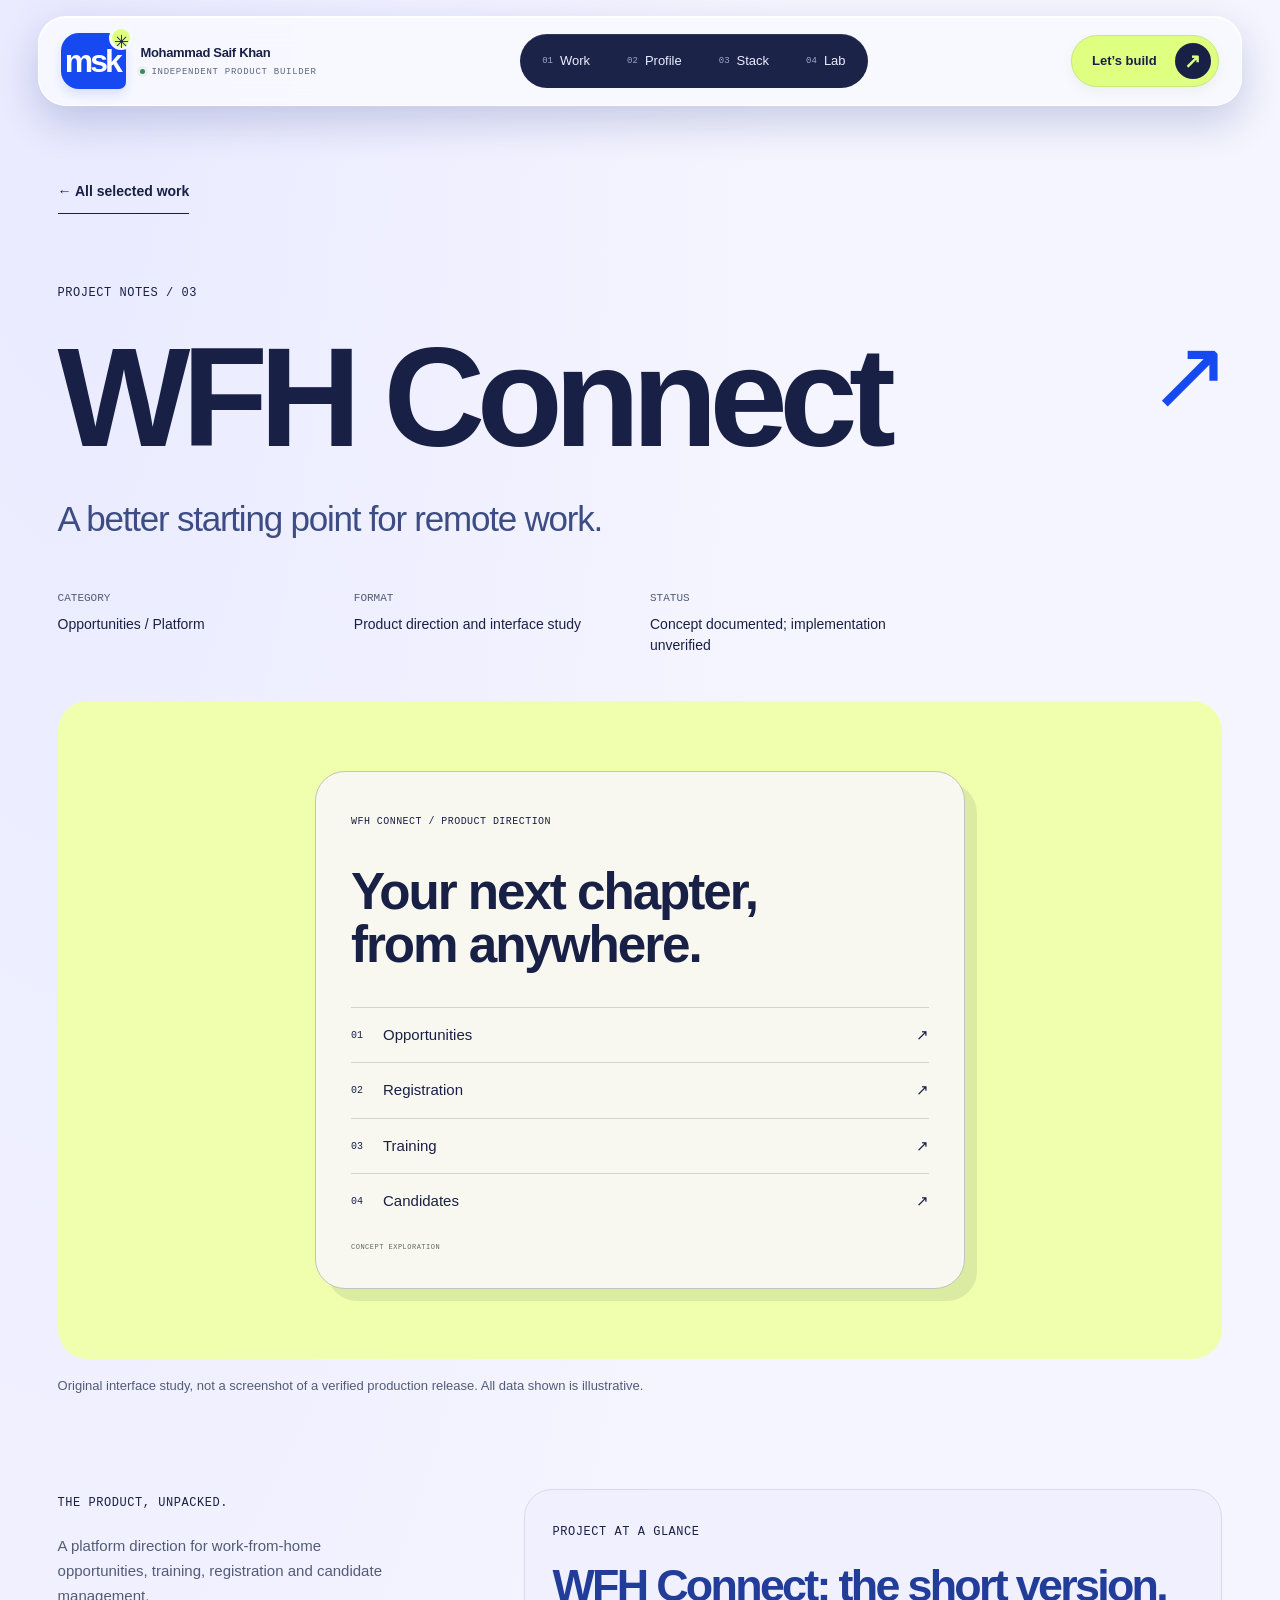
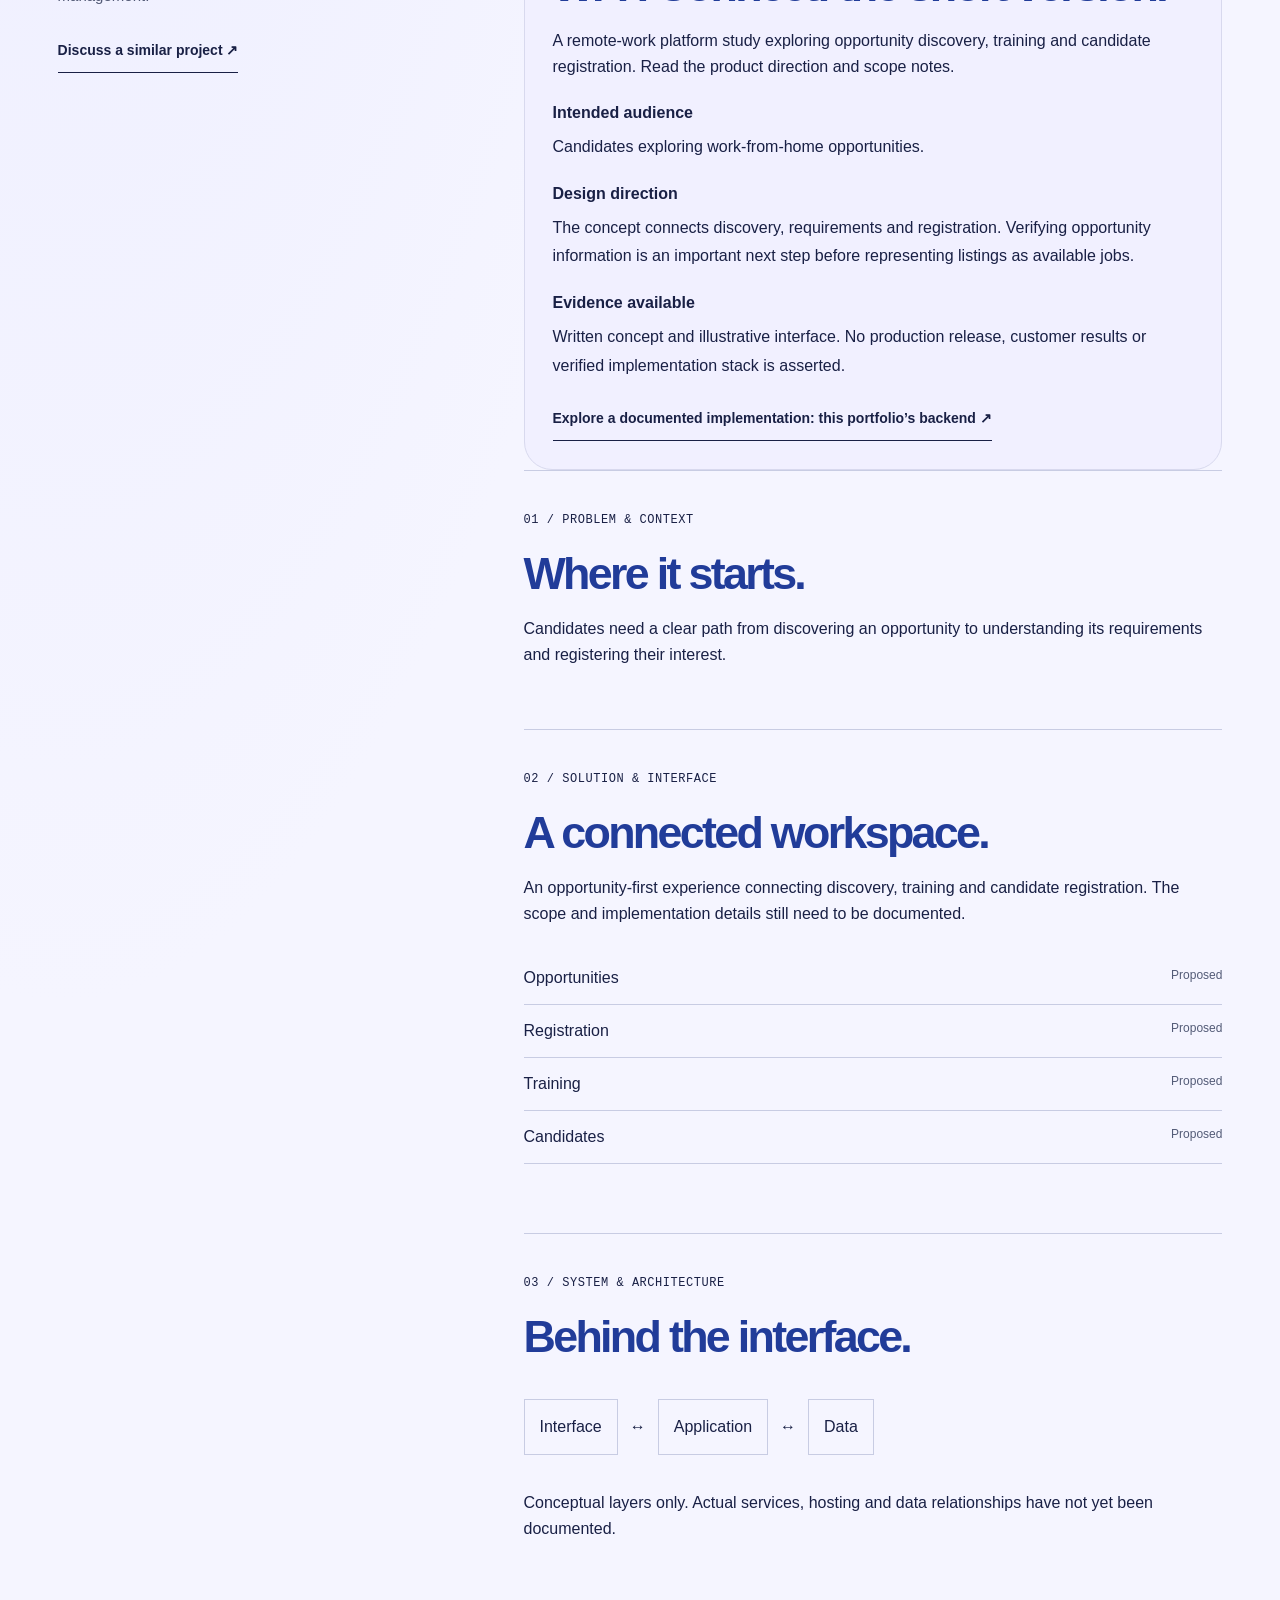
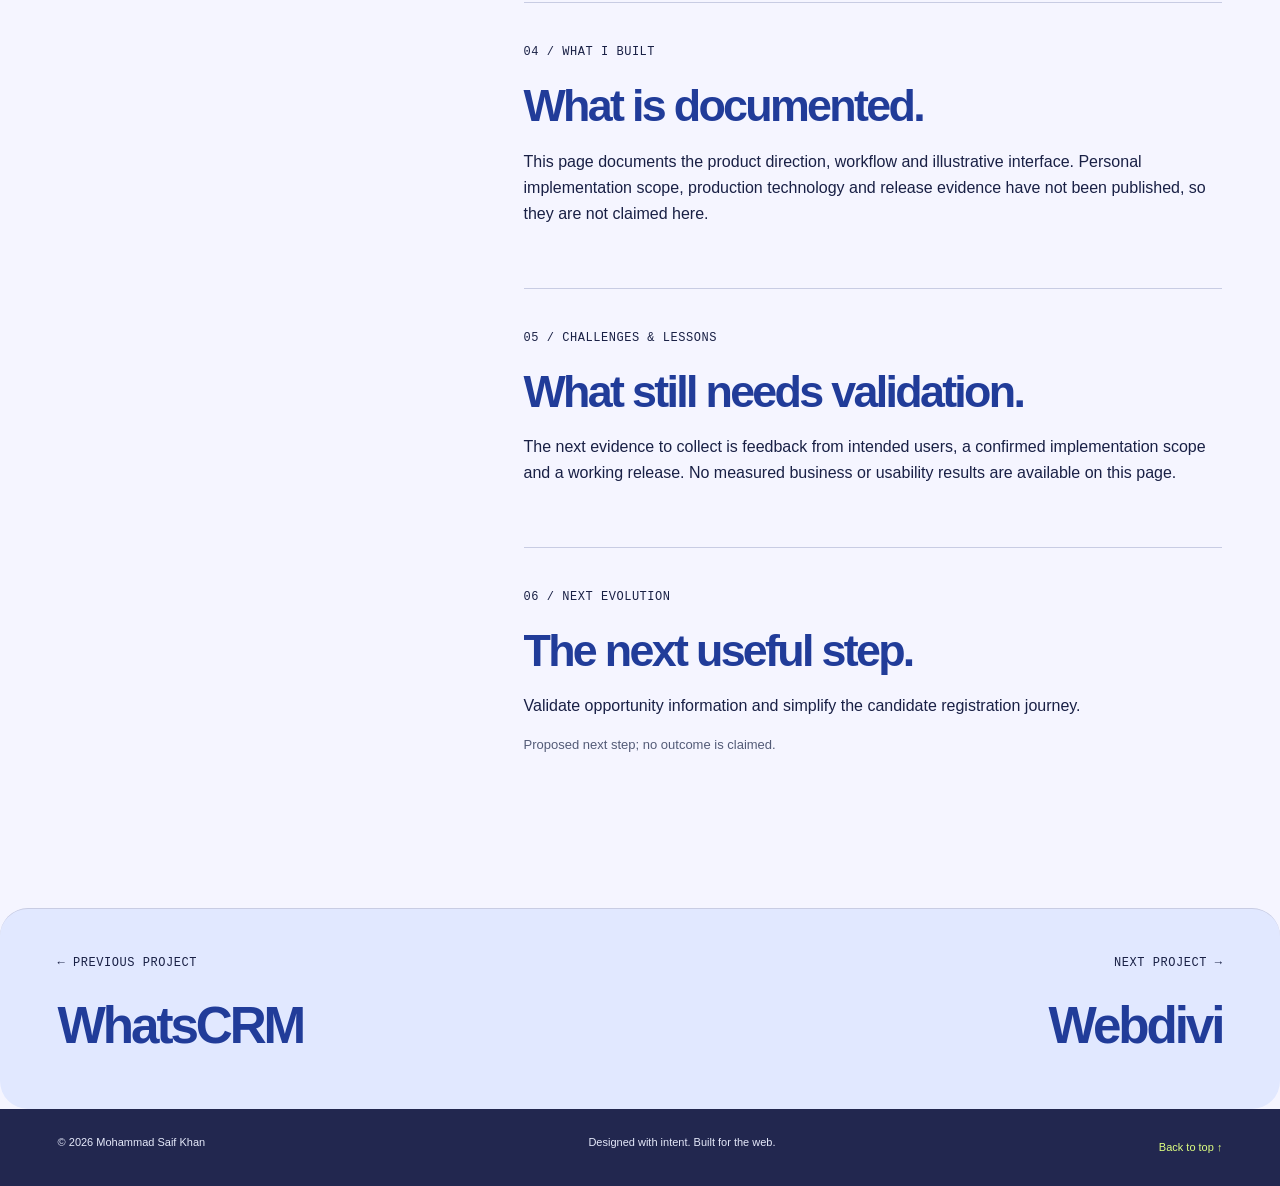
<file: projects/wfh-connect.html>
<!doctype html>
<html lang="en">
<head>
<meta charset="utf-8">
<meta name="viewport" content="width=device-width,initial-scale=1">
<title>WFH Connect — Remote Work Platform Study | MSK</title>
<meta name="description" content="A remote-work platform study exploring opportunity discovery, training and candidate registration. Read the product direction and scope notes.">
<meta name="robots" content="index,follow">
<meta name="theme-color" content="#f3f2ec">
<!-- EDIT: If you move to another domain, update the absolute URLs in this head, robots.txt and sitemap.xml. -->
<meta property="og:type" content="website">
<meta property="og:title" content="WFH Connect — Remote Work Platform Study | MSK">
<meta property="og:description" content="A remote-work platform study exploring opportunity discovery, training and candidate registration. Read the product direction and scope notes.">
<meta property="og:image" content="https://mohammadsaifkhan.pages.dev/assets/images/og-cover.jpg">
<meta name="twitter:card" content="summary_large_image">
<meta name="twitter:title" content="WFH Connect — Remote Work Platform Study | MSK">
<meta name="twitter:description" content="A remote-work platform study exploring opportunity discovery, training and candidate registration. Read the product direction and scope notes.">
<meta name="twitter:image" content="https://mohammadsaifkhan.pages.dev/assets/images/og-cover.jpg">
<link rel="icon" type="image/svg+xml" href="../assets/icons/favicon.svg">
<link rel="manifest" href="../site.webmanifest">
<link rel="stylesheet" href="../assets/css/style.css">
<script src="../assets/js/main.js" defer></script>
<link rel="canonical" href="https://mohammadsaifkhan.pages.dev/projects/wfh-connect">
<meta property="og:url" content="https://mohammadsaifkhan.pages.dev/projects/wfh-connect">
<link rel="stylesheet" href="../assets/css/soft-surfaces.css?v=20260922">
<link rel="stylesheet" href="../assets/css/signature-header.css?v=20260922">
<meta name="author" content="Mohammad Saif Khan">
<meta property="og:site_name" content="Mohammad Saif Khan">
<meta property="og:image:alt" content="Mohammad Saif Khan — digital workbench portfolio">
<script type="application/ld+json">{"@context":"https://schema.org","@graph":[{"@type":"Person","@id":"https://mohammadsaifkhan.pages.dev/#person","name":"Mohammad Saif Khan","alternateName":"MSK","url":"https://mohammadsaifkhan.pages.dev/","jobTitle":"Full-Stack Developer and Product Builder","homeLocation":{"@type":"Place","name":"Rourkela, India"},"sameAs":["https://github.com/metasaif"]},{"@type":"WebSite","@id":"https://mohammadsaifkhan.pages.dev/#website","url":"https://mohammadsaifkhan.pages.dev/","name":"Mohammad Saif Khan","publisher":{"@id":"https://mohammadsaifkhan.pages.dev/#person"}},{"@type":"WebPage","@id":"https://mohammadsaifkhan.pages.dev/projects/wfh-connect#webpage","url":"https://mohammadsaifkhan.pages.dev/projects/wfh-connect","name":"WFH Connect — Remote Work Platform Study | MSK","description":"A remote-work platform study exploring opportunity discovery, training and candidate registration. Read the product direction and scope notes.","inLanguage":"en","isPartOf":{"@id":"https://mohammadsaifkhan.pages.dev/#website"},"about":{"@id":"https://mohammadsaifkhan.pages.dev/#person"}},{"@type":"BreadcrumbList","itemListElement":[{"@type":"ListItem","position":1,"name":"Home","item":"https://mohammadsaifkhan.pages.dev/"},{"@type":"ListItem","position":2,"name":"WFH Connect","item":"https://mohammadsaifkhan.pages.dev/projects/wfh-connect"}]}]}</script>
<link rel="stylesheet" href="../assets/css/search-content.css">
</head>
<body>
<a class="skip" href="#main">Skip to content</a>
<div class="progress" aria-hidden="true">
</div>
<header class="site-header">
<a class="signature-brand" href="../index.html" aria-label="Mohammad Saif Khan — home"><span class="signature-mark" aria-hidden="true">msk<i>✳</i></span><span class="signature-name">Mohammad Saif Khan<small>Independent product builder</small></span></a>
<nav aria-label="Main navigation"><a href="../index.html#work"><span class="nav-number" aria-hidden="true">01</span>Work</a><a href="../index.html#profile"><span class="nav-number" aria-hidden="true">02</span>Profile</a><a href="../index.html#stack"><span class="nav-number" aria-hidden="true">03</span>Stack</a><a href="../index.html#lab"><span class="nav-number" aria-hidden="true">04</span>Lab</a></nav>
<a class="nav-contact" href="../index.html#contact">Let’s build<span aria-hidden="true">↗</span></a>
</header>
<!-- EDIT PROJECT: Update the title, description and social metadata above, then the project copy below. Search TODO to find missing facts. -->
<main id="main" tabindex="-1">
<section class="case-hero section">
<a class="text-link" href="../index.html#work">← All selected work</a>
<div class="case-heading">
<span class="eyebrow">PROJECT NOTES / 03</span>
<h1>WFH Connect<span>↗</span></h1>
<p>A better starting point for remote work.</p>
</div>
<dl class="case-meta">
<div>
<dt>Category</dt><dd>Opportunities / Platform</dd>
</div>

<div>
<dt>Format</dt><dd>Product direction and interface study</dd>
</div>
<div>
<dt>Status</dt><dd>Concept documented; implementation unverified</dd>
</div>
</dl>
<div class="case-preview sand">
<div class="concept-ui">
<span class="tiny">WFH CONNECT / PRODUCT DIRECTION</span>
<h3>Your next chapter,<br>from anywhere.</h3>
<div class="concept-lines">
<span><small>01</small>Opportunities<b>↗</b></span><span><small>02</small>Registration<b>↗</b></span><span><small>03</small>Training<b>↗</b></span><span><small>04</small>Candidates<b>↗</b></span>
</div>
<p class="demo-label">CONCEPT EXPLORATION</p>
</div>
</div>
<p class="content-note">Original interface study, not a screenshot of a verified production release. All data shown is illustrative.</p>
</section>
<section class="section case-body">
<div class="case-aside">
<span class="eyebrow">THE PRODUCT, UNPACKED.</span>
<p>A platform direction for work-from-home opportunities, training, registration and candidate management.</p>
<a class="text-link" href="../index.html#contact">Discuss a similar project ↗</a>
</div>
<div class="case-story"><section class="search-summary"><span class="micro">PROJECT AT A GLANCE</span><h2>WFH Connect: the short version.</h2><p>A remote-work platform study exploring opportunity discovery, training and candidate registration. Read the product direction and scope notes.</p><dl><dt>Intended audience</dt><dd>Candidates exploring work-from-home opportunities.</dd><dt>Design direction</dt><dd>The concept connects discovery, requirements and registration. Verifying opportunity information is an important next step before representing listings as available jobs.</dd><dt>Evidence available</dt><dd>Written concept and illustrative interface. No production release, customer results or verified implementation stack is asserted.</dd></dl><a class="text-link" href="../notes/portfolio-inquiry-backend.html">Explore a documented implementation: this portfolio’s backend ↗</a></section>
<section>
<span class="micro">01 / PROBLEM & CONTEXT</span>
<h2>Where it starts.</h2>
<p>Candidates need a clear path from discovering an opportunity to understanding its requirements and registering their interest.</p>

</section>
<section>
<span class="micro">02 / SOLUTION & INTERFACE</span>
<h2>A connected workspace.</h2>
<p>An opportunity-first experience connecting discovery, training and candidate registration. The scope and implementation details still need to be documented.</p>
<ul class="feature-list">
<li>
Opportunities <span>Proposed</span>
</li>
<li>
Registration <span>Proposed</span>
</li>
<li>
Training <span>Proposed</span>
</li>
<li>
Candidates <span>Proposed</span>
</li>
</ul>
</section>
<section>
<span class="micro">03 / SYSTEM & ARCHITECTURE</span>
<h2>Behind the interface.</h2>
<div class="architecture">
<span>Interface</span><b>↔</b><span>Application</span><b>↔</b><span>Data</span>
</div>
<p>Conceptual layers only. Actual services, hosting and data relationships have not yet been documented.</p>

</section>
<section>
<span class="micro">04 / WHAT I BUILT</span>
<h2>What is documented.</h2><p>This page documents the product direction, workflow and illustrative interface. Personal implementation scope, production technology and release evidence have not been published, so they are not claimed here.</p>

</section>
<section>
<span class="micro">05 / CHALLENGES & LESSONS</span>
<h2>What still needs validation.</h2><p>The next evidence to collect is feedback from intended users, a confirmed implementation scope and a working release. No measured business or usability results are available on this page.</p>

</section>
<section>
<span class="micro">06 / NEXT EVOLUTION</span>
<h2>The next useful step.</h2>
<p>Validate opportunity information and simplify the candidate registration journey.</p>
<p class="content-note">Proposed next step; no outcome is claimed.</p>
</section>
</div>
</section>
<nav class="project-pagination section" aria-label="Other projects">
<a href="whatscrm.html"><span class="micro">← PREVIOUS PROJECT</span><strong>WhatsCRM</strong></a><a href="webdivi.html"><span class="micro">NEXT PROJECT →</span><strong>Webdivi</strong></a>
</nav>
</main>
<footer>
<span>© <span data-year>2026</span> Mohammad Saif Khan</span><span>Designed with intent. Built for the web.</span><a href="#main">Back to top ↑</a>
</footer>
</body>
</html>
</file>
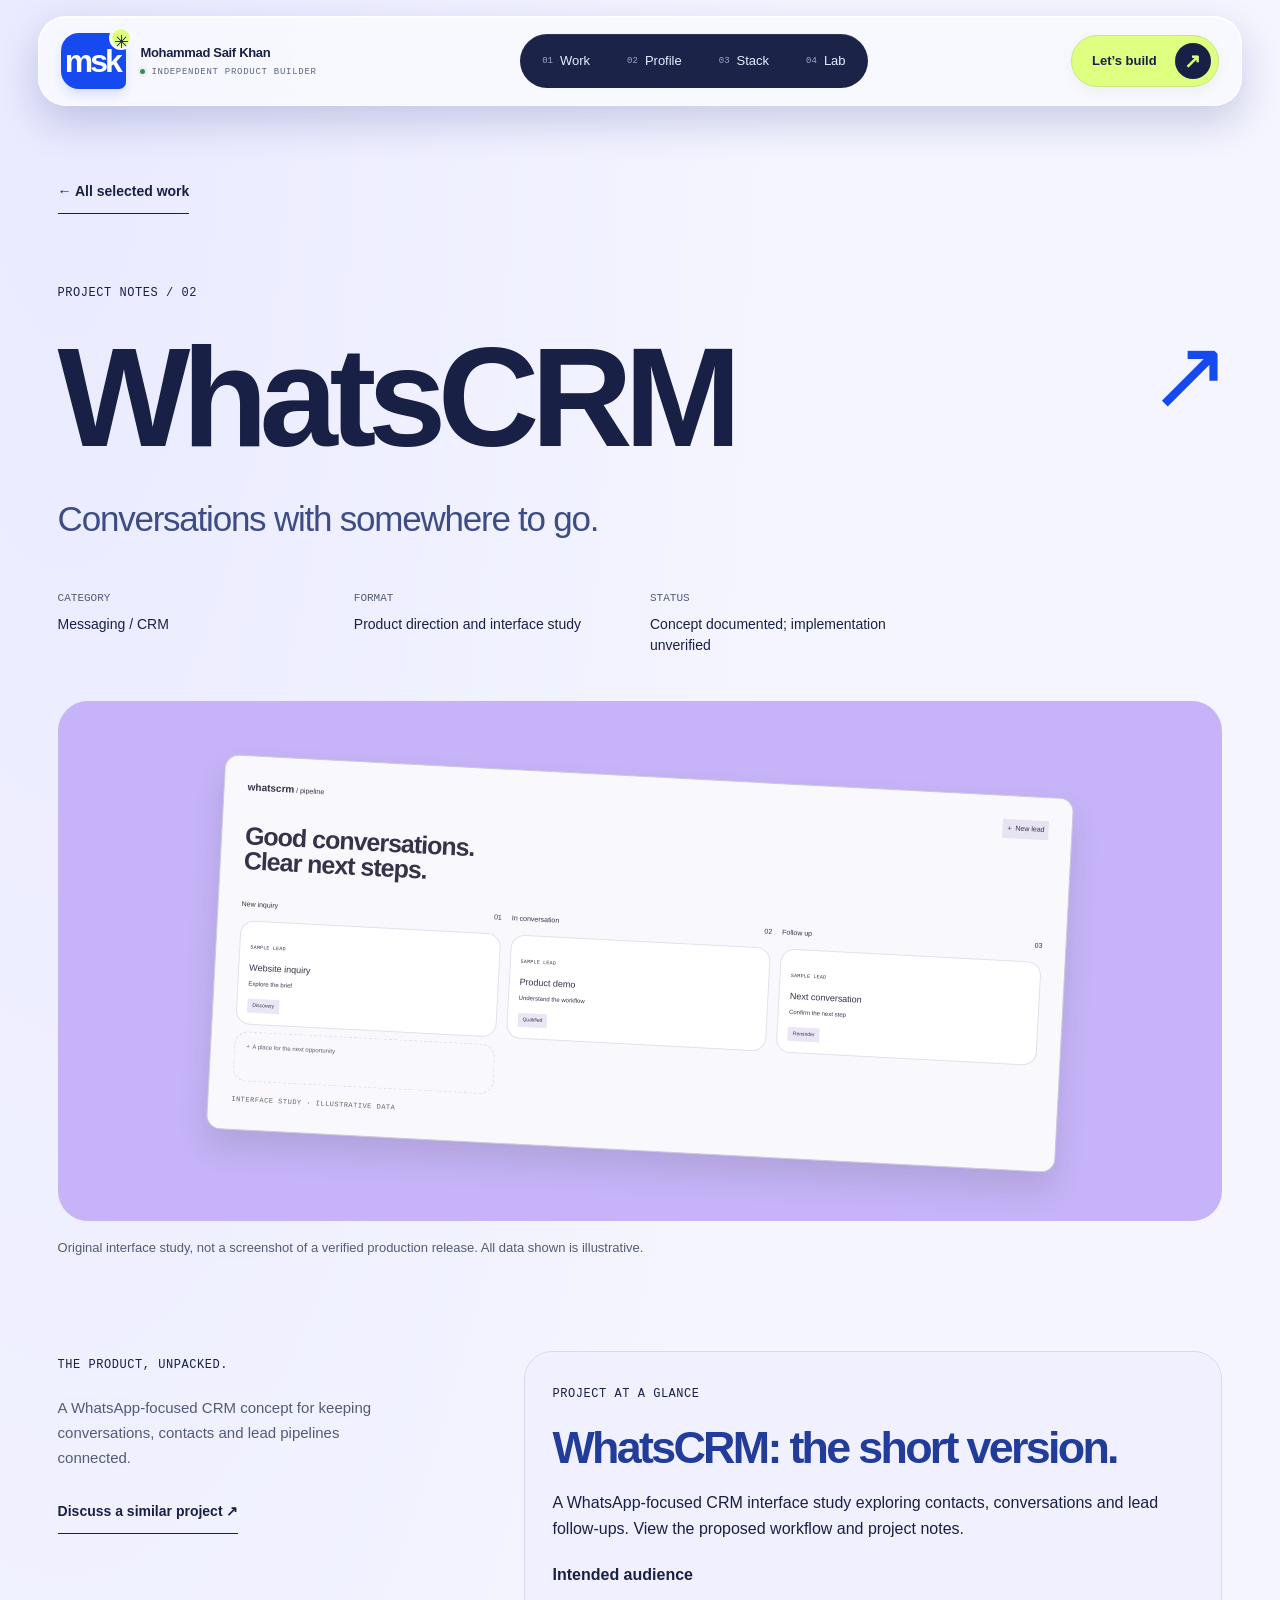
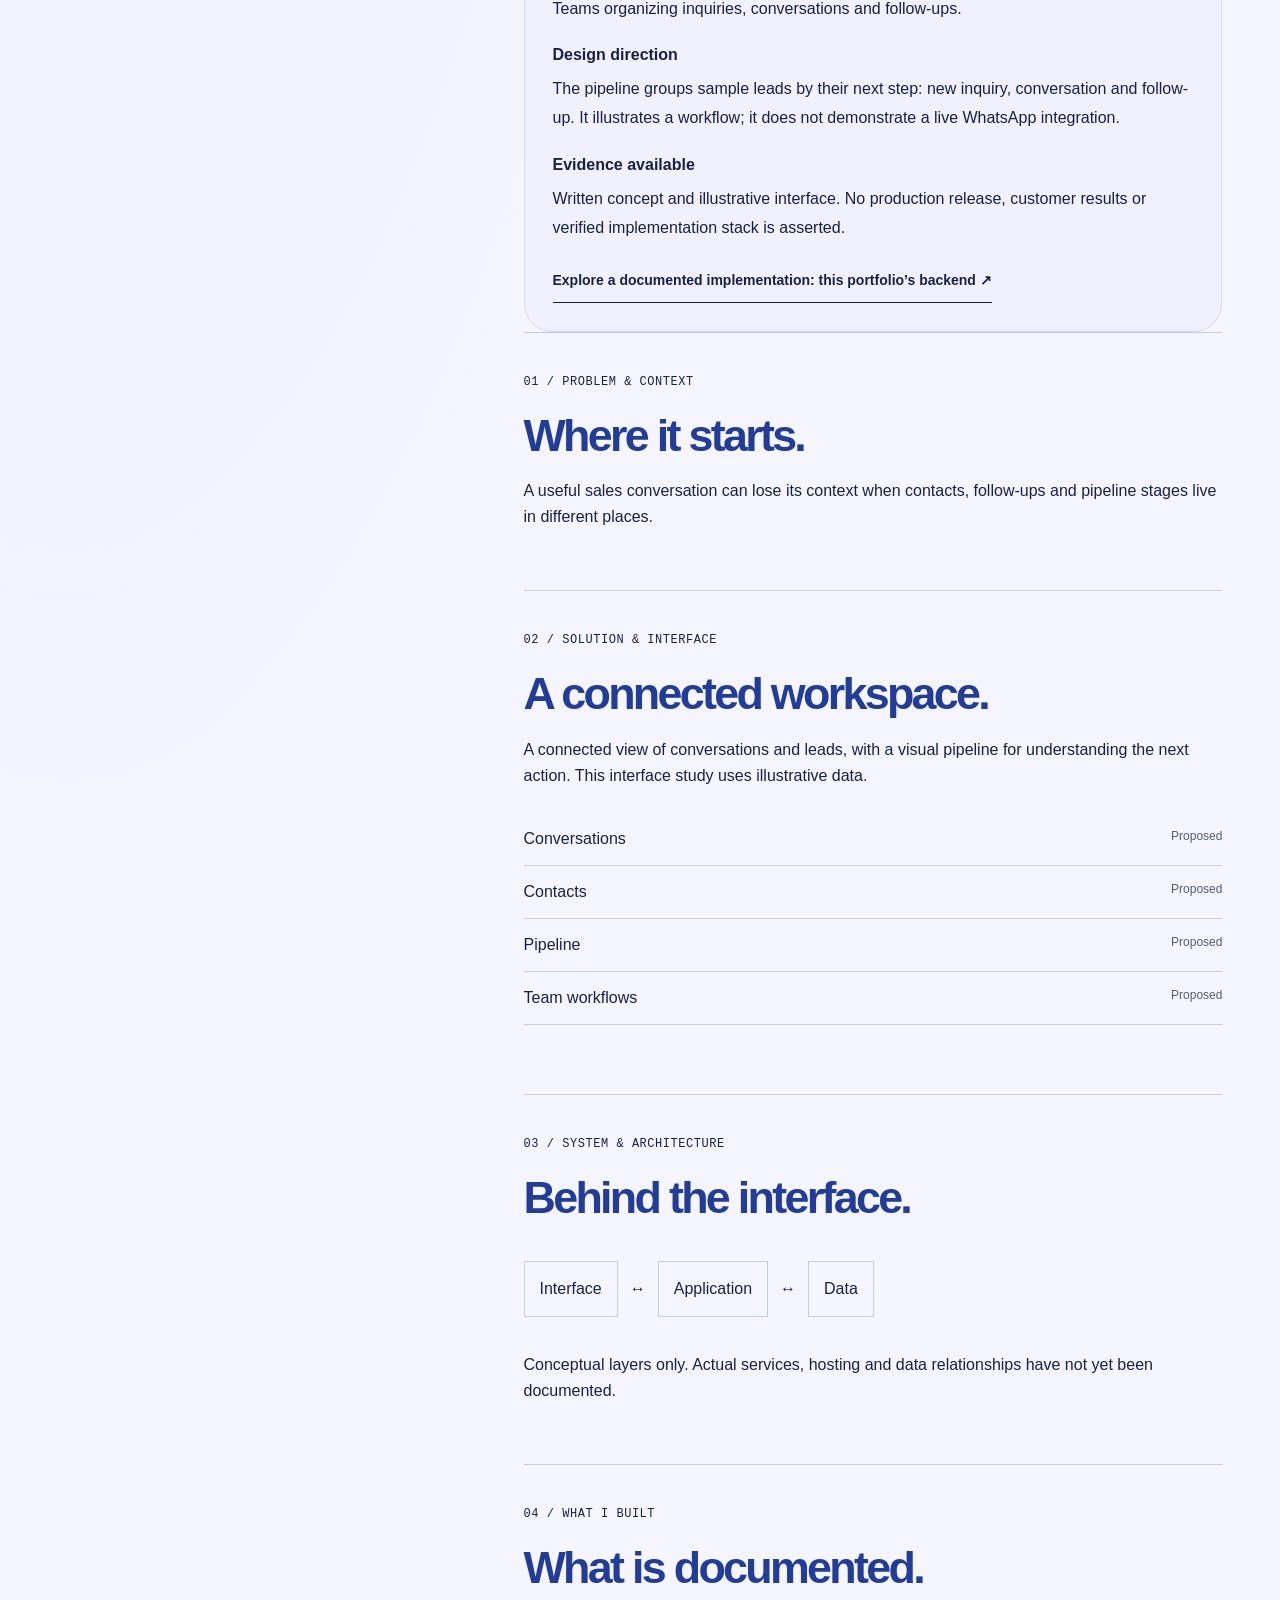
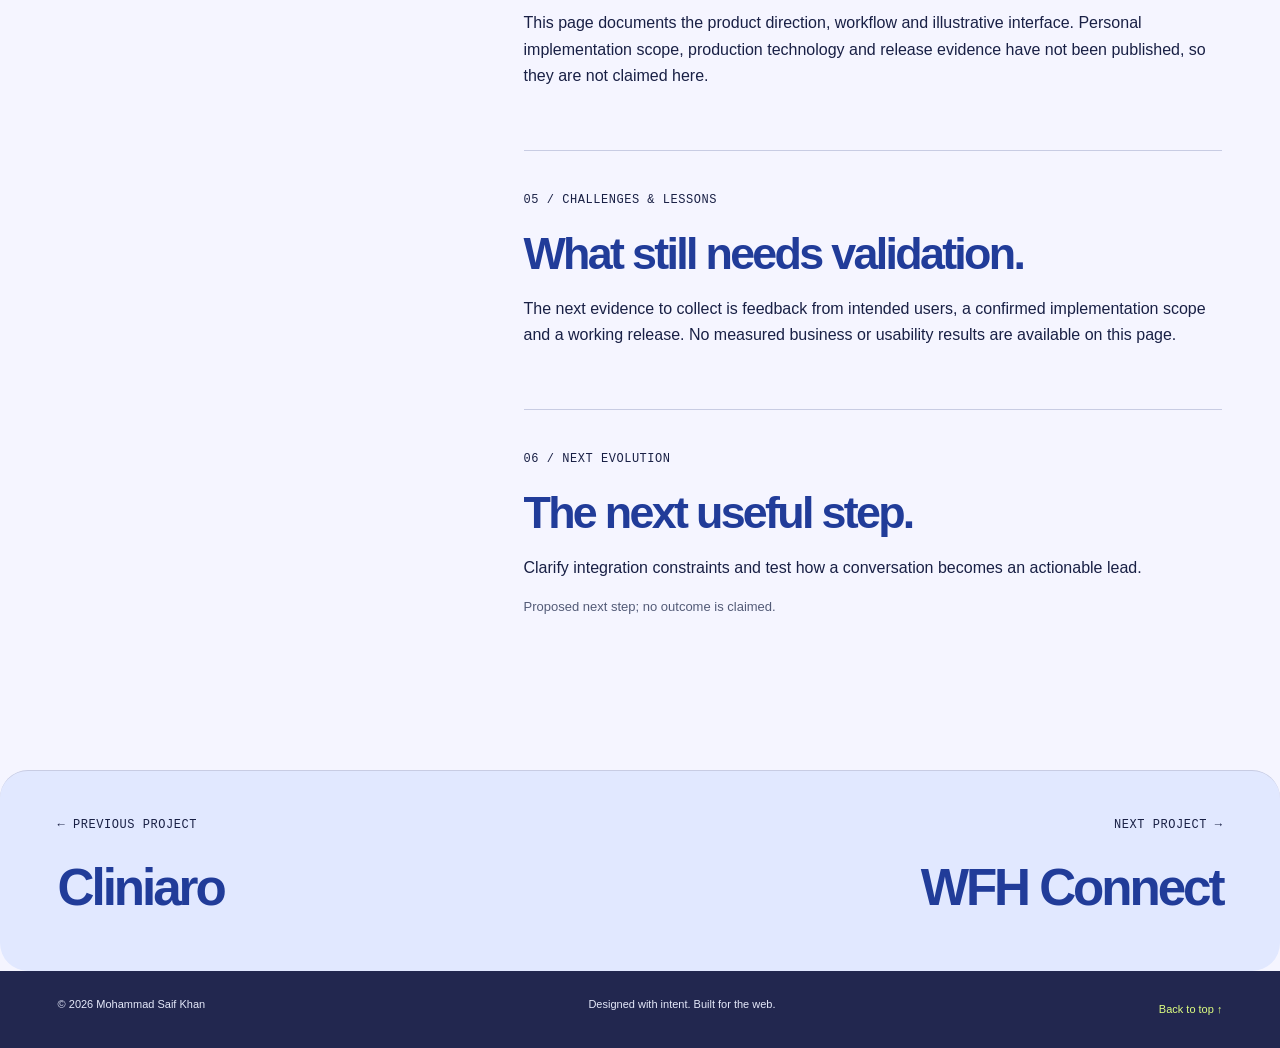
<file: projects/whatscrm.html>
<!doctype html>
<html lang="en">
<head>
<meta charset="utf-8">
<meta name="viewport" content="width=device-width,initial-scale=1">
<title>WhatsCRM — WhatsApp CRM Interface Study | MSK</title>
<meta name="description" content="A WhatsApp-focused CRM interface study exploring contacts, conversations and lead follow-ups. View the proposed workflow and project notes.">
<meta name="robots" content="index,follow">
<meta name="theme-color" content="#f3f2ec">
<!-- EDIT: If you move to another domain, update the absolute URLs in this head, robots.txt and sitemap.xml. -->
<meta property="og:type" content="website">
<meta property="og:title" content="WhatsCRM — WhatsApp CRM Interface Study | MSK">
<meta property="og:description" content="A WhatsApp-focused CRM interface study exploring contacts, conversations and lead follow-ups. View the proposed workflow and project notes.">
<meta property="og:image" content="https://mohammadsaifkhan.pages.dev/assets/images/og-cover.jpg">
<meta name="twitter:card" content="summary_large_image">
<meta name="twitter:title" content="WhatsCRM — WhatsApp CRM Interface Study | MSK">
<meta name="twitter:description" content="A WhatsApp-focused CRM interface study exploring contacts, conversations and lead follow-ups. View the proposed workflow and project notes.">
<meta name="twitter:image" content="https://mohammadsaifkhan.pages.dev/assets/images/og-cover.jpg">
<link rel="icon" type="image/svg+xml" href="../assets/icons/favicon.svg">
<link rel="manifest" href="../site.webmanifest">
<link rel="stylesheet" href="../assets/css/style.css">
<script src="../assets/js/main.js" defer></script>
<link rel="canonical" href="https://mohammadsaifkhan.pages.dev/projects/whatscrm">
<meta property="og:url" content="https://mohammadsaifkhan.pages.dev/projects/whatscrm">
<link rel="stylesheet" href="../assets/css/soft-surfaces.css?v=20260922">
<link rel="stylesheet" href="../assets/css/signature-header.css?v=20260922">
<meta name="author" content="Mohammad Saif Khan">
<meta property="og:site_name" content="Mohammad Saif Khan">
<meta property="og:image:alt" content="Mohammad Saif Khan — digital workbench portfolio">
<script type="application/ld+json">{"@context":"https://schema.org","@graph":[{"@type":"Person","@id":"https://mohammadsaifkhan.pages.dev/#person","name":"Mohammad Saif Khan","alternateName":"MSK","url":"https://mohammadsaifkhan.pages.dev/","jobTitle":"Full-Stack Developer and Product Builder","homeLocation":{"@type":"Place","name":"Rourkela, India"},"sameAs":["https://github.com/metasaif"]},{"@type":"WebSite","@id":"https://mohammadsaifkhan.pages.dev/#website","url":"https://mohammadsaifkhan.pages.dev/","name":"Mohammad Saif Khan","publisher":{"@id":"https://mohammadsaifkhan.pages.dev/#person"}},{"@type":"WebPage","@id":"https://mohammadsaifkhan.pages.dev/projects/whatscrm#webpage","url":"https://mohammadsaifkhan.pages.dev/projects/whatscrm","name":"WhatsCRM — WhatsApp CRM Interface Study | MSK","description":"A WhatsApp-focused CRM interface study exploring contacts, conversations and lead follow-ups. View the proposed workflow and project notes.","inLanguage":"en","isPartOf":{"@id":"https://mohammadsaifkhan.pages.dev/#website"},"about":{"@id":"https://mohammadsaifkhan.pages.dev/#person"}},{"@type":"BreadcrumbList","itemListElement":[{"@type":"ListItem","position":1,"name":"Home","item":"https://mohammadsaifkhan.pages.dev/"},{"@type":"ListItem","position":2,"name":"WhatsCRM","item":"https://mohammadsaifkhan.pages.dev/projects/whatscrm"}]}]}</script>
<link rel="stylesheet" href="../assets/css/search-content.css">
</head>
<body>
<a class="skip" href="#main">Skip to content</a>
<div class="progress" aria-hidden="true">
</div>
<header class="site-header">
<a class="signature-brand" href="../index.html" aria-label="Mohammad Saif Khan — home"><span class="signature-mark" aria-hidden="true">msk<i>✳</i></span><span class="signature-name">Mohammad Saif Khan<small>Independent product builder</small></span></a>
<nav aria-label="Main navigation"><a href="../index.html#work"><span class="nav-number" aria-hidden="true">01</span>Work</a><a href="../index.html#profile"><span class="nav-number" aria-hidden="true">02</span>Profile</a><a href="../index.html#stack"><span class="nav-number" aria-hidden="true">03</span>Stack</a><a href="../index.html#lab"><span class="nav-number" aria-hidden="true">04</span>Lab</a></nav>
<a class="nav-contact" href="../index.html#contact">Let’s build<span aria-hidden="true">↗</span></a>
</header>
<!-- EDIT PROJECT: Update the title, description and social metadata above, then the project copy below. Search TODO to find missing facts. -->
<main id="main" tabindex="-1">
<section class="case-hero section">
<a class="text-link" href="../index.html#work">← All selected work</a>
<div class="case-heading">
<span class="eyebrow">PROJECT NOTES / 02</span>
<h1>WhatsCRM<span>↗</span></h1>
<p>Conversations with somewhere to go.</p>
</div>
<dl class="case-meta">
<div>
<dt>Category</dt><dd>Messaging / CRM</dd>
</div>

<div>
<dt>Format</dt><dd>Product direction and interface study</dd>
</div>
<div>
<dt>Status</dt><dd>Concept documented; implementation unverified</dd>
</div>
</dl>
<div class="case-preview lavender">
<div class="app-window crm" role="img" aria-label="WhatsCRM illustrative pipeline preview">
<div class="crm-head">
<strong>whatscrm<span> / pipeline</span></strong><span>＋ New lead</span>
</div>
<h3>Good conversations.<br>Clear next steps.</h3>
<div class="kanban">
<div>
<span class="kanban-label">New inquiry <b>01</b></span>
<article>
<span class="tiny">SAMPLE LEAD</span><b>Website inquiry</b>
<p>Explore the brief</p>
<span class="lead-tag">Discovery</span>
</article>
<article class="ghost-card">
<span>＋ A place for the next opportunity</span>
</article>
</div>
<div>
<span class="kanban-label">In conversation <b>02</b></span>
<article>
<span class="tiny">SAMPLE LEAD</span><b>Product demo</b>
<p>Understand the workflow</p>
<span class="lead-tag">Qualified</span>
</article>
</div>
<div>
<span class="kanban-label">Follow up <b>03</b></span>
<article>
<span class="tiny">SAMPLE LEAD</span><b>Next conversation</b>
<p>Confirm the next step</p>
<span class="lead-tag">Reminder</span>
</article>
</div>
</div>
<p class="demo-label">INTERFACE STUDY · ILLUSTRATIVE DATA</p>
</div>
</div>
<p class="content-note">Original interface study, not a screenshot of a verified production release. All data shown is illustrative.</p>
</section>
<section class="section case-body">
<div class="case-aside">
<span class="eyebrow">THE PRODUCT, UNPACKED.</span>
<p>A WhatsApp-focused CRM concept for keeping conversations, contacts and lead pipelines connected.</p>
<a class="text-link" href="../index.html#contact">Discuss a similar project ↗</a>
</div>
<div class="case-story"><section class="search-summary"><span class="micro">PROJECT AT A GLANCE</span><h2>WhatsCRM: the short version.</h2><p>A WhatsApp-focused CRM interface study exploring contacts, conversations and lead follow-ups. View the proposed workflow and project notes.</p><dl><dt>Intended audience</dt><dd>Teams organizing inquiries, conversations and follow-ups.</dd><dt>Design direction</dt><dd>The pipeline groups sample leads by their next step: new inquiry, conversation and follow-up. It illustrates a workflow; it does not demonstrate a live WhatsApp integration.</dd><dt>Evidence available</dt><dd>Written concept and illustrative interface. No production release, customer results or verified implementation stack is asserted.</dd></dl><a class="text-link" href="../notes/portfolio-inquiry-backend.html">Explore a documented implementation: this portfolio’s backend ↗</a></section>
<section>
<span class="micro">01 / PROBLEM & CONTEXT</span>
<h2>Where it starts.</h2>
<p>A useful sales conversation can lose its context when contacts, follow-ups and pipeline stages live in different places.</p>

</section>
<section>
<span class="micro">02 / SOLUTION & INTERFACE</span>
<h2>A connected workspace.</h2>
<p>A connected view of conversations and leads, with a visual pipeline for understanding the next action. This interface study uses illustrative data.</p>
<ul class="feature-list">
<li>
Conversations <span>Proposed</span>
</li>
<li>
Contacts <span>Proposed</span>
</li>
<li>
Pipeline <span>Proposed</span>
</li>
<li>
Team workflows <span>Proposed</span>
</li>
</ul>
</section>
<section>
<span class="micro">03 / SYSTEM & ARCHITECTURE</span>
<h2>Behind the interface.</h2>
<div class="architecture">
<span>Interface</span><b>↔</b><span>Application</span><b>↔</b><span>Data</span>
</div>
<p>Conceptual layers only. Actual services, hosting and data relationships have not yet been documented.</p>

</section>
<section>
<span class="micro">04 / WHAT I BUILT</span>
<h2>What is documented.</h2><p>This page documents the product direction, workflow and illustrative interface. Personal implementation scope, production technology and release evidence have not been published, so they are not claimed here.</p>

</section>
<section>
<span class="micro">05 / CHALLENGES & LESSONS</span>
<h2>What still needs validation.</h2><p>The next evidence to collect is feedback from intended users, a confirmed implementation scope and a working release. No measured business or usability results are available on this page.</p>

</section>
<section>
<span class="micro">06 / NEXT EVOLUTION</span>
<h2>The next useful step.</h2>
<p>Clarify integration constraints and test how a conversation becomes an actionable lead.</p>
<p class="content-note">Proposed next step; no outcome is claimed.</p>
</section>
</div>
</section>
<nav class="project-pagination section" aria-label="Other projects">
<a href="cliniaro.html"><span class="micro">← PREVIOUS PROJECT</span><strong>Cliniaro</strong></a><a href="wfh-connect.html"><span class="micro">NEXT PROJECT →</span><strong>WFH Connect</strong></a>
</nav>
</main>
<footer>
<span>© <span data-year>2026</span> Mohammad Saif Khan</span><span>Designed with intent. Built for the web.</span><a href="#main">Back to top ↑</a>
</footer>
</body>
</html>
</file>
<file: assets/css/style.css>
@layer reset,base,layout,components,motion;
@layer reset{*,*::before,*::after{box-sizing:border-box}body,h1,h2,h3,p,figure{margin:0}button,input{font:inherit}a{color:inherit;text-decoration:none}img{max-width:100%;display:block}button,a,input,summary{-webkit-tap-highlight-color:transparent}}
@layer base{
:root{color-scheme:light;--paper:#f3f2ec;--ink:#242722;--muted:#62665e;--line:#d0d1c8;--signal:#c7351b;--technical:#36594b;--space:clamp(22px,4.5vw,86px);--display:Arial,Helvetica,sans-serif;--mono:'Courier New',monospace}
html{scroll-behavior:smooth;scroll-padding-top:100px}body{background:var(--paper);color:var(--ink);font-family:Arial,Helvetica,sans-serif;font-size:16px;line-height:1.5}::selection{background:var(--signal);color:white}:focus-visible{outline:3px solid var(--signal);outline-offset:6px}h1,h2,h3{font-family:var(--display);font-weight:600;line-height:1.03;letter-spacing:-.06em}h1,h2{text-wrap:balance}h2{font-size:clamp(2.7rem,5.6vw,6rem)}h3{font-size:1.5rem;letter-spacing:-.04em}em{font-family:Georgia,'Times New Roman',serif;font-weight:400;letter-spacing:-.065em}p{line-height:1.65}a,summary,label{touch-action:manipulation}a.text-link{min-height:44px;display:inline-flex;align-items:center;gap:28px;border-bottom:1px solid currentColor;padding:10px 0;font-size:14px;font-weight:600}.text-link span{transition:transform .25s}.text-link:hover span{transform:translate(3px,-3px)}.eyebrow,.micro,.tiny,.location,.hero-foot,.bench,.matrix-baseline,.system-map-label,.demo-label,.profile-monogram small{font-family:var(--mono);letter-spacing:.045em;font-weight:400}.eyebrow{font-size:12px;line-height:1.8}.micro{font-size:12px}.tiny{font-size:10px}.muted{color:var(--muted)}.content-note{font-size:13px;color:var(--muted);margin-top:16px}.skip{position:fixed;z-index:100;top:10px;left:10px;padding:14px;background:var(--ink);color:white;transform:translateY(-160%)}.skip:focus{transform:none}
}
@layer layout{
.site-header{margin:0 var(--space);height:100px;display:flex;align-items:center;justify-content:space-between;border-bottom:1px solid var(--line);position:relative;z-index:20;gap:20px}.wordmark{font-size:39px;font-weight:800;letter-spacing:-.095em;line-height:1}.wordmark span{font-size:12px;letter-spacing:0;vertical-align:top;margin-left:5px}.site-header nav{display:flex;gap:30px}.site-header nav a,.nav-contact{font-size:14px;padding:12px 0}.site-header nav a{position:relative}.site-header nav a::after{content:'';height:1px;background:currentColor;position:absolute;bottom:7px;left:0;right:0;transform:scaleX(0);transform-origin:left;transition:transform .2s}.site-header nav a:hover::after,.site-header nav a[aria-current]::after{transform:scaleX(1)}.nav-contact span{margin-left:18px}.hero{padding:34px var(--space) 0}.hero-meta{display:flex;justify-content:space-between}.location{text-align:right;font-size:11px;color:var(--muted);line-height:1.8}.hero-title{position:relative;margin:50px 0 34px}.hero h1{font-size:clamp(4rem,10.5vw,12.5rem);line-height:.97;letter-spacing:-.078em;position:relative;z-index:1}.hero h1 em{color:var(--signal);font-size:1.025em;white-space:nowrap}.hero-cross{position:absolute;right:3%;top:-20px;color:var(--signal);font-size:clamp(80px,13vw,225px);line-height:1}.hero-bottom{display:grid;grid-template-columns:1fr minmax(320px,39%);gap:50px;align-items:end;margin-top:48px}.hero-copy p{font-size:clamp(16px,1.45vw,22px);letter-spacing:-.025em}.hero-copy .text-link{margin-top:20px}.hero-foot{margin-top:58px;border-top:1px solid var(--line);padding:20px 0;display:flex;justify-content:space-between;font-size:10px;color:var(--muted)}.availability{display:inline-flex;align-items:center;gap:9px}.availability i{width:6px;height:6px;background:var(--technical);border-radius:50%;display:inline-block;box-shadow:0 0 0 3px #36594b12}.section{padding:92px var(--space);scroll-margin-top:20px}.section-top{display:flex;align-items:start;justify-content:space-between;gap:24px;padding-top:17px;border-top:1px solid var(--line);margin-bottom:48px}.section-top .micro{color:var(--muted)}.work{padding-top:60px}.work-heading,.matrix-title,.lab-heading{display:flex;justify-content:space-between;align-items:end;gap:30px;margin-bottom:45px}.work-heading p,.matrix-title p,.lab-heading p{font-size:14px;color:var(--muted)}.featured-grid{display:grid;grid-template-columns:1.1fr 1fr;gap:32px;align-items:start}.featured-grid .project:nth-child(2){margin-top:106px}.project-info{display:grid;grid-template-columns:25px 1fr;gap:12px;padding-top:20px}.project-info h3{font-size:28px;display:flex;justify-content:space-between}.project-info h3 span{font-size:22px}.project-info p{font-size:13px;margin-top:7px;color:var(--muted)}.project-info>.micro{grid-column:2;font-size:10px;text-transform:uppercase}.project-number{font:12px var(--mono);padding-top:5px}.project-index{margin-top:52px}.index-row{border-top:1px solid var(--line);display:grid;grid-template-columns:36px 1fr 1fr 35px;align-items:center;gap:20px;position:relative;padding:30px 0;min-height:110px}.index-row:last-child{border-bottom:1px solid var(--line)}.index-row h3{font-size:clamp(24px,3vw,40px)}.index-row p{font-size:13px;color:var(--muted)}.index-arrow{font-size:25px;text-align:right}.capabilities{padding-top:40px}.capability-grid{display:grid;grid-template-columns:1fr 1fr;gap:60px}.capability-list>div{padding:25px 0;border-bottom:1px solid var(--line);display:grid;grid-template-columns:30px 1fr;gap:8px 15px}.capability-list>div:first-child{padding-top:0}.capability-list p{grid-column:2;color:var(--muted);font-size:14px}.capability-list h3{font-size:25px}.matrix{background:#252a25;color:#f3f2ec;padding-bottom:70px;--line:#555b51;--muted:#b7bdb2}.matrix h2 em{color:#cee0b8}.matrix-stages{display:grid;grid-template-columns:repeat(6,1fr);position:relative;padding-bottom:160px;gap:16px}.matrix-stages details{min-width:0}.matrix-stages summary{list-style:none;cursor:pointer;border-top:1px solid #646b5f;position:relative;display:flex;flex-direction:column;gap:18px;padding:16px 0;min-height:190px}.matrix-stages summary::-webkit-details-marker{display:none}.stage-node{font-family:Arial,sans-serif;font-size:42px;width:70px;height:70px;display:grid;place-items:center;border:1px solid #6b7562;border-radius:50%;margin:5px 0;transition:background .3s,color .3s,transform .3s}.matrix-stages details[open] .stage-node{background:#cee0b8;color:#252a25;transform:rotate(-8deg);border-color:#cee0b8}.matrix-stages summary strong{font-size:18px;font-weight:400}.stage-plus{position:absolute;right:10px;bottom:16px;font-size:18px}.matrix-stages details[open] .stage-plus{transform:rotate(45deg)}.stage-detail{position:absolute;bottom:0;left:0;right:0;border-top:1px solid #555b51;padding:27px 0 20px;display:grid;grid-template-columns:1fr 1.2fr;gap:30px}.stage-detail h3{font-size:clamp(24px,3vw,38px)}.stage-detail p{font-size:15px;color:#b7bdb2;max-width:630px}.matrix-baseline{border-top:1px solid #555b51;display:flex;justify-content:space-between;padding-top:20px;font-size:10px;color:#b7bdb2}.deep-grid{display:grid;grid-template-columns:1fr 1fr;gap:12%;align-items:center}.deep-grid h2{margin-top:30px}.deep-grid p{font-size:15px;color:var(--muted);max-width:390px;margin:24px 0}.system-map{background:#e6e9df;padding:34px}.system-map-label{display:flex;justify-content:space-between;font-size:10px;margin-bottom:30px}.system-step{border-top:1px solid #b7bfad;padding:24px 0;display:flex;gap:20px;align-items:center}.system-step span{font:12px var(--mono)}.system-step strong{flex:1;font-size:16px;font-weight:400}.system-map>p{font:10px/1.8 var(--mono);margin:12px 0 0}.toolkit{padding-top:30px}.stack-table{margin-top:50px}.stack-table>div{padding:24px 0;display:grid;grid-template-columns:1fr 1.5fr 1fr;gap:24px;border-bottom:1px solid var(--line);align-items:baseline}.stack-table h3{font-size:20px;letter-spacing:-.04em;line-height:1.4}.stack-table p{font-size:13px;color:var(--muted)}.stack-table .micro{text-transform:uppercase}.lab{padding-top:30px}.lab-experiment{display:grid;grid-template-columns:1.2fr 1fr;background:#e9e8df}.lab-sample{min-height:340px;display:grid;grid-template-columns:1fr 1fr;align-content:space-between;padding:30px;position:relative;isolation:isolate;background-image:linear-gradient(#a6ac9b55 1px,transparent 1px),linear-gradient(90deg,#a6ac9b55 1px,transparent 1px);background-size:40px 40px}.lab-sample[data-grid=coarse]{background-size:80px 80px}.lab-sample[data-grid=fine]{background-size:20px 20px}.lab-sample>span{font-family:var(--mono);color:var(--technical)}.lab-sample>span:nth-child(2n){text-align:right}.lab-sample>b{font-size:clamp(28px,3.2vw,48px);letter-spacing:-.055em;line-height:1.05;position:absolute;top:50%;left:50%;transform:translate(-50%,-50%) rotate(-6deg);white-space:nowrap;background:var(--paper);padding:18px;color:var(--technical);box-shadow:6px 6px 0 #36594b}.lab-controls{padding:40px}.lab-controls h3{font-size:30px;margin:20px 0}.lab-controls p{font-size:14px;color:var(--muted)}fieldset{border:0;padding:0;margin:24px 0 0;display:flex;flex-wrap:wrap;gap:5px}legend{font:11px var(--mono);margin-bottom:10px}fieldset label{display:flex;align-items:center;gap:6px;min-height:44px;padding:8px;font-size:13px;border:1px solid #acafa4;cursor:pointer}input{accent-color:var(--technical)}.profile{padding-top:30px}.profile-grid{display:grid;grid-template-columns:.8fr 1.2fr;gap:12%;align-items:center}.profile-monogram{aspect-ratio:4/5;display:flex;flex-direction:column;justify-content:center;position:relative;border:1px solid var(--line);background:repeating-linear-gradient(0deg,transparent,transparent 39px,#d0d1c833 39px,#d0d1c833 40px)}.profile-monogram>span{font-family:Georgia,serif;font-size:clamp(70px,12vw,180px);font-style:italic;letter-spacing:-.12em;text-align:center;margin-right:.1em;color:var(--technical)}.profile-monogram small{position:absolute;bottom:24px;text-align:center;width:100%;font-size:9px}.profile h2{font-size:clamp(40px,4.6vw,70px)}.profile p{margin-top:25px;max-width:590px;color:var(--muted);font-size:15px}.profile .text-link{margin-top:22px}.contact{background:#e7e8dd}.contact h2{font-size:clamp(48px,8.6vw,145px);position:relative;padding-right:7%}.contact h2 em{color:var(--technical)}.contact-arrow{position:absolute;right:0;top:0;font-family:Arial,sans-serif;font-size:1em;font-weight:400}.contact-bottom{display:flex;justify-content:space-between;gap:30px;margin-top:40px}.contact-bottom p{font-size:16px}.contact-links{min-width:35%;display:flex;flex-direction:column}.contact-links>a,.pending-contact{padding:13px 0;border-bottom:1px solid #bcc2b1;display:flex;justify-content:space-between;gap:25px;font-size:17px;min-height:44px}.pending-contact small{font:11px var(--mono);color:var(--muted);align-self:center}.contact>.content-note{text-align:right;font-size:11px}footer{padding:25px var(--space);display:flex;justify-content:space-between;gap:20px;font-size:11px;color:var(--muted)}footer a{padding:5px 0}.case-hero{padding-top:40px}.case-heading{margin-top:65px}.case-heading h1{font-size:clamp(55px,11vw,165px);margin:20px 0;display:flex;justify-content:space-between;gap:15px}.case-heading h1>span{font-weight:400;color:var(--signal);font-size:.7em}.case-heading>p{font-size:clamp(20px,3vw,35px);letter-spacing:-.035em}.case-meta{display:grid;grid-template-columns:repeat(4,1fr);gap:20px;margin:45px 0}.case-meta dt{font:11px var(--mono);text-transform:uppercase;color:var(--muted);margin-bottom:10px}.case-meta dd{margin:0;font-size:14px}.case-preview{padding:70px max(30px,12%);overflow:hidden}.case-preview .app-window{max-width:850px;margin:auto;transform:none}.case-preview .concept-ui{max-width:650px;margin:auto}.case-body{padding-top:0;display:grid;grid-template-columns:1fr 2fr;gap:10%}.case-aside{align-self:start;position:sticky;top:50px}.case-aside p{font-size:15px;margin:20px 0;color:var(--muted)}.case-story>section{padding:35px 0 45px;border-top:1px solid var(--line)}.case-story h2{font-size:clamp(30px,3.5vw,48px);margin:20px 0}.case-story p{margin:15px 0}.todo{padding-left:18px;border-left:2px solid #bb552c;color:var(--muted);font-size:14px}.feature-list{list-style:none;padding:0;margin:24px 0}.feature-list li{display:flex;gap:20px;justify-content:space-between;padding:14px 0;border-bottom:1px solid var(--line)}.feature-list span{font-size:12px;color:var(--muted)}.architecture{display:flex;align-items:center;gap:12px;padding:20px 0;flex-wrap:wrap}.architecture span{border:1px solid var(--line);padding:15px}.project-pagination{display:flex;justify-content:space-between;border-top:1px solid var(--line);padding-top:45px;padding-bottom:45px;gap:25px}.project-pagination a{display:flex;flex-direction:column;gap:16px}.project-pagination a:last-child{text-align:right}.project-pagination strong{font-size:clamp(24px,4vw,55px);letter-spacing:-.06em}.error-page{min-height:75vh}.error-page h1{font-size:clamp(65px,9vw,150px);margin:45px 0}.error-page p{margin-bottom:25px}
}
@layer components{
.bench{border:1px solid #b9bdb0;display:block;padding:17px 20px;background-image:radial-gradient(#b9bdb099 .7px,transparent .7px);background-size:8px 8px}.bench-top,.bench-bottom{display:flex;justify-content:space-between;font-size:9px;gap:10px}.bench-top{padding-bottom:20px}.bench-bottom{color:var(--muted);padding-top:20px}.bench-flow{display:flex;align-items:center;justify-content:space-between;gap:10px}.bench-flow i{font-style:normal;font-size:11px;border:1px solid #adb5a2;background:var(--paper);padding:12px 15px;transition:transform .3s}.bench-flow b{font-size:14px;font-weight:400}.bench-flow .ship{background:#d3e0bf}.bench:hover .ship{transform:translateY(-4px)}.mint{background:#d5e2d7}.lavender{background:#e2dfeb}.sand{background:#e5dece}.blue{background:#d6e1e9}.project-visual{display:block;position:relative;padding:42px 28px;overflow:hidden;container-type:inline-size;isolation:isolate;background:inherit;min-height:370px}.project{background:transparent}.project.mint .project-visual{background:#d5e2d7}.project.lavender .project-visual{background:#e2dfeb}.app-window{background:#fbfcf9;color:#263d34;box-shadow:0 18px 30px #2d443822;border:1px solid #c2cec3;border-radius:7px;transform:rotate(-3deg);transition:transform .45s;min-height:292px;overflow:hidden}.project-visual:hover .app-window,.project-visual:focus-visible .app-window{transform:rotate(0) translateY(-7px)}.clinic{display:grid;grid-template-columns:38px 1fr}.app-sidebar{padding:15px 6px;background:#f0f3ed;display:flex;align-items:center;flex-direction:column;gap:18px;border-right:1px solid #dfe3da}.app-sidebar b{font-size:22px;line-height:1}.app-sidebar b span{font-size:14px}.app-sidebar i{font-style:normal;font-size:15px;line-height:1;padding:5px}.app-sidebar i.active{background:#dce6d3;border-radius:4px}.app-main{padding:16px 20px}.app-top{display:flex;align-items:center;justify-content:space-between;font-size:12px;border-bottom:1px solid #e2e6dd;padding-bottom:10px}.app-top strong{letter-spacing:-.025em}.app-top strong span{font-size:8px;font-weight:400;color:#69786d}.avatar{font-size:8px;border:1px solid #b4c3b5;border-radius:50%;width:20px;height:20px;display:grid;place-items:center}.app-heading{display:flex;justify-content:space-between;align-items:center;margin:20px 0}.app-heading .tiny{font-size:7px}.app-heading h3{font-size:25px;line-height:1.05;margin-top:7px}.app-date{font-size:7px;text-align:right}.metric-row{display:grid;grid-template-columns:repeat(3,1fr);gap:10px;margin-bottom:20px}.metric-row>div{padding:10px;background:#edf2e8}.metric-row>div>span{font-size:7px;display:block}.metric-row b{display:block;font-size:24px;letter-spacing:-.06em;font-weight:400;margin-top:5px}.metric-row small{font-size:6px;letter-spacing:0}.schedule-label{display:flex;justify-content:space-between;font-size:8px;padding-bottom:7px}.schedule-label span{font-size:7px}.schedule>div:not(:first-child){display:grid;grid-template-columns:35px 1fr auto;gap:8px;padding:8px 0;border-top:1px solid #e1e5dc;font-size:7px}.schedule b{font-weight:500}.schedule em{font:6px Arial,sans-serif;letter-spacing:0;background:#e8efdf;padding:2px 5px;border-radius:3px}.demo-label{font-size:7px;margin-top:13px;letter-spacing:.07em;color:#5c6a60}.crm{padding:23px;transform:rotate(3deg);background:#f9f8fc;border-color:#cdc8db;color:#373249;min-height:308px;margin-top:5px}.crm-head{font-size:10px;display:flex;justify-content:space-between;gap:10px}.crm-head strong span{font-size:7px;font-weight:400}.crm-head>span{font-size:7px;background:#e8e3f2;padding:4px}.crm h3{font-size:25px;margin:25px 0}.kanban{display:grid;grid-template-columns:repeat(3,1fr);gap:10px}.kanban-label{display:flex;justify-content:space-between;font-size:7px;margin-bottom:10px;gap:5px}.kanban-label b{font-weight:400}.kanban article{background:#fff;border:1px solid #e4e0ec;padding:10px;margin-top:7px;min-height:86px}.kanban article .tiny{font-size:5px}.kanban article>b{font-size:9px;display:block;margin:7px 0;font-weight:500;line-height:1.2}.kanban article p{font-size:6px;line-height:1.5}.lead-tag{font-size:5px;background:#ebe6f5;padding:3px 5px;display:inline-block;margin-top:10px}.kanban article.ghost-card{min-height:50px;background:transparent;border-style:dashed;font-size:6px;color:#655d72}.view-project{position:absolute;right:20px;bottom:16px;background:var(--ink);color:var(--paper);padding:10px 15px;font-size:12px;opacity:0;transform:translateY(5px);transition:opacity .25s,transform .25s}.project-visual:hover .view-project,.project-visual:focus-visible .view-project{opacity:1;transform:none}.index-preview{position:absolute;right:80px;top:50%;padding:24px;transform:translateY(-50%) rotate(-4deg);font:12px var(--mono);opacity:0;pointer-events:none;transition:opacity .2s}.index-row:hover .index-preview,.index-row:focus-visible .index-preview{opacity:1}.pill{font:11px var(--mono);padding:7px 12px;border:1px solid var(--line);display:inline-block}.concept-ui{padding:35px;background:#f8f8f1;border:1px solid #bfc5bc;box-shadow:12px 12px 0 #263d341a}.concept-ui h3{font-size:clamp(32px,4vw,58px);margin:35px 0}.concept-lines{display:flex;flex-direction:column}.concept-lines>span{display:flex;gap:20px;padding:16px 0;border-top:1px solid #d0d4cb;font-size:15px}.concept-lines small{font:10px var(--mono);align-self:center}.concept-lines b{margin-left:auto;font-weight:400}.progress{height:3px;position:fixed;top:0;left:0;right:0;background:var(--signal);transform:scaleX(0);transform-origin:left;z-index:40}
}
@layer motion{@supports(animation-timeline:scroll()){.progress{animation:progress linear;animation-timeline:scroll(root)}}@keyframes progress{to{transform:scaleX(1)}}@media(prefers-reduced-motion:no-preference){.hero-title{animation:intro .65s both}@keyframes intro{from{opacity:0;transform:translateY(18px)}to{opacity:1;transform:none}}}button:active,.text-link:active{transform:translateY(1px)}}
@media(min-width:1600px){body{max-width:1920px;margin:auto}.hero{padding-top:45px}.hero-title{margin-top:70px}.hero-bottom{margin-top:65px}}
@media(max-width:1000px){.hero-cross{right:0;font-size:90px;top:0}.hero-title{margin-top:50px}.hero h1{font-size:10.8vw}.hero-bottom{grid-template-columns:1fr 42%;gap:30px}.bench{padding:14px}.bench-flow i{padding:10px}.featured-grid{gap:22px}.project-visual{padding:30px 20px;min-height:310px}.app-main{padding:12px}.app-heading h3,.crm h3{font-size:20px}.app-date{display:none}.metric-row{gap:5px}.metric-row>div{padding:6px}.crm{padding:15px}.kanban{gap:5px}.kanban article{padding:6px}.deep-grid{gap:7%}.stack-table>div{grid-template-columns:.8fr 1.3fr 1fr}.profile-grid{gap:7%}.case-meta{grid-template-columns:repeat(2,1fr)}.case-preview{padding:50px 8%}}
@media(max-width:700px){.site-header{height:82px;gap:12px}.wordmark{font-size:32px}.site-header nav{gap:17px}.site-header nav a{font-size:12px}.nav-contact{font-size:12px}.nav-contact span{margin-left:3px}.hero{padding-top:26px}.hero-meta .eyebrow{font-size:10px}.location{font-size:9px;max-width:110px}.hero-title{margin:48px 0 30px}.hero h1{font-size:clamp(44px,11.1vw,77px);letter-spacing:-.075em;line-height:1.04}.hero-cross{top:-20px;font-size:48px;right:0}.hero-bottom{grid-template-columns:1fr;gap:32px;margin-top:28px}.hero-copy p{font-size:17px}.hero-copy .text-link{margin-top:13px}.bench{max-width:460px;width:100%;padding:18px}.bench-flow i{flex:1;text-align:center}.bench-top,.bench-bottom{font-size:10px}.hero-foot{margin-top:30px;font-size:9px;gap:20px}.hero-foot>span:last-child{display:none}.section{padding:55px var(--space)}.section-top{margin-bottom:35px}.section-top>.micro{display:none}.work-heading,.matrix-title,.lab-heading{display:block}.work-heading p,.matrix-title p,.lab-heading p{margin-top:24px}.featured-grid{grid-template-columns:1fr;gap:35px}.featured-grid .project:nth-child(2){margin-top:0}.project-visual{padding:36px 26px;min-height:0}.app-heading h3,.crm h3{font-size:25px}.app-main{padding:15px 18px}.crm{padding:22px}.kanban{gap:9px}.kanban article{padding:10px}.view-project{opacity:1;transform:none;font-size:10px;bottom:12px;right:12px;padding:8px}.project-info h3{font-size:28px}.index-row{grid-template-columns:25px 1fr 25px;gap:10px;padding:23px 0}.index-row p{grid-column:2;grid-row:2;font-size:12px}.index-row .index-arrow{grid-column:3;grid-row:1/3}.index-preview{display:none}.project-index{margin-top:35px}.capability-grid{grid-template-columns:1fr;gap:35px}.matrix-stages{display:block;padding:0}.matrix-stages summary{flex-direction:row;min-height:84px;align-items:center;gap:20px;padding:14px 0}.stage-node{width:45px;height:45px;font-size:27px;flex-shrink:0;margin:0}.stage-plus{position:static;margin-left:auto}.stage-detail{position:static;display:block;padding:15px 0 25px 36px;border:0}.stage-detail h3{font-size:26px;margin-bottom:15px}.stage-detail p{font-size:14px}.matrix-baseline{margin-top:25px;font-size:8px;gap:15px}.deep-grid{grid-template-columns:1fr;gap:40px}.deep-grid h2 br:nth-child(2){display:none}.system-map{padding:25px}.stack-table{margin-top:30px}.stack-table>div{grid-template-columns:1fr;gap:10px;padding:22px 0}.stack-table h3{font-size:22px}.stack-table p{font-size:14px}.lab-experiment{grid-template-columns:1fr}.lab-sample{min-height:285px}.lab-sample>b{font-size:38px}.lab-controls{padding:28px}.profile-grid{grid-template-columns:1fr;gap:35px}.profile-monogram{aspect-ratio:2/1}.profile-monogram>span{font-size:90px;margin-top:-15px}.profile-monogram small{bottom:16px}.profile h2{font-size:43px}.contact .section-top{flex-direction:column;gap:14px}.contact .availability{font-size:12px}.contact h2{font-size:clamp(40px,8.8vw,65px);padding:0}.contact-arrow{display:none}.contact-bottom{flex-direction:column}.contact>.content-note{text-align:left}footer{flex-wrap:wrap;font-size:10px;align-items:center}footer>span:nth-child(2){display:none}.case-hero{padding-top:25px}.case-heading{margin-top:45px}.case-heading h1{font-size:clamp(42px,11vw,75px);overflow-wrap:anywhere}.case-meta{gap:25px}.case-meta dd{font-size:12px}.case-preview{padding:30px 12px}.case-preview .app-main{padding:12px}.case-body{grid-template-columns:1fr;gap:30px;padding-top:0}.case-aside{position:static}.feature-list li{font-size:14px}.feature-list span{font-size:10px}.architecture{gap:7px;font-size:12px}.architecture span{padding:10px}.concept-ui{padding:20px}.project-pagination{gap:15px}.project-pagination .micro{font-size:9px}}
@media(max-width:380px){.nav-contact{display:none}.site-header nav{gap:19px}.hero-cross{font-size:36px;top:-28px}.hero-meta{gap:15px}.hero-meta .eyebrow{font-size:9px}.location{font-size:8px}.hero-copy p{font-size:15px}.hero-copy p br{display:none}.app-main{padding:12px}.app-heading h3{font-size:21px}.project-visual{padding:30px 14px}.metric-row b{font-size:20px}.crm{padding:14px}.kanban article{padding:7px}.case-preview .app-sidebar{display:none}.case-preview .clinic{grid-template-columns:1fr}.case-meta{grid-template-columns:1fr}.profile h2{font-size:38px}.matrix-baseline{flex-direction:column}.bench-flow{gap:7px}.bench-flow i{font-size:10px;padding:10px}.bench-top,.bench-bottom{font-size:8px}}
@media(prefers-reduced-motion:reduce){html{scroll-behavior:auto}*,*::before,*::after{animation:none!important;transition:none!important}.progress{display:none}}
@media(forced-colors:active){.stage-node,.bench,.lab-sample>b{border:1px solid CanvasText}.availability i{background:CanvasText}.progress{display:none}}
/* A dedicated touch layout: persistent navigation without a menu overlay. */
@media(max-width:700px){
html{scroll-padding-top:130px}
.site-header{position:sticky;top:0;margin:0;padding:12px var(--space) 0;height:auto;display:grid;grid-template-columns:1fr auto;gap:3px 20px;background:var(--paper);box-shadow:0 3px 12px #24272208}
.site-header .wordmark{display:flex;align-items:center;min-height:44px;width:max-content;font-size:30px}
.wordmark span{align-self:flex-start;margin-top:9px}
.site-header nav{grid-row:2;grid-column:1/-1;display:grid;grid-template-columns:repeat(4,1fr);gap:0}
.site-header nav a{display:flex;align-items:center;justify-content:center;min-height:44px;font-size:14px;padding:10px 6px}
.site-header nav a::after{left:20%;right:20%;bottom:5px}
.nav-contact{display:flex;align-items:center;gap:12px;min-height:44px;font-size:14px}
.hero-meta{gap:12px}.hero-meta .eyebrow{font-size:10px}.location{font-size:9px}
.hero-copy p{font-size:17px;line-height:1.65}.hero-copy p br{display:none}
.hero-foot{font-size:10px}.hero-foot .availability{line-height:1.8}
.section-top .eyebrow{font-size:11px}
.app-top{font-size:13px}.app-heading .tiny{font-size:9px}.metric-row>div>span{font-size:9px}.metric-row small{font-size:8px}.schedule-label{font-size:10px}.schedule-label span{font-size:8px}.schedule>div:not(:first-child){font-size:9px;grid-template-columns:32px 1fr auto;gap:5px}.schedule em{font-size:8px}.demo-label{font-size:8px}
.crm-head{font-size:12px}.crm-head strong span{display:none}.crm-head>span{font-size:9px}.kanban{grid-template-columns:repeat(2,1fr);gap:12px}.kanban>div:last-child{display:none}.kanban-label{font-size:10px}.kanban article .tiny{font-size:7px}.kanban article>b{font-size:12px;line-height:1.4}.kanban article p{font-size:9px}.lead-tag{font-size:8px}.kanban article.ghost-card{font-size:9px}
.project-visual{padding-bottom:45px}.view-project{min-height:30px;font-size:11px;display:flex;align-items:center}
.capability-list p,.deep-grid p,.profile p,.lab-controls p,.stage-detail p{font-size:16px}
.lab-controls fieldset{gap:8px}.lab-controls label{min-height:48px;padding:10px;font-size:14px}.lab-controls input{width:17px;height:17px;margin:0}
.contact-links>a,.pending-contact{min-height:52px}.project-pagination a{min-height:65px}.project-pagination strong{line-height:1.25}
footer{padding-bottom:max(20px,env(safe-area-inset-bottom))}footer a{display:inline-flex;align-items:center;min-height:44px}
}
@media(max-width:380px){.hero-meta{flex-direction:column;gap:10px}.location{text-align:left;max-width:none}.location br{display:none}.location [data-clock]{margin-left:8px}.hero-title{margin-top:42px}.hero-cross{top:-22px}.app-main{padding:12px}.project-visual{padding-left:12px;padding-right:12px}.app-sidebar{display:none}.clinic{grid-template-columns:1fr}.bench-top,.bench-bottom{font-size:9px}.hero-foot{font-size:9px}}
@container(max-width:300px){.app-top strong span{display:none}.metric-row small{display:none}.app-heading h3{font-size:22px}.kanban article{padding:7px}}
@media print{.site-header,.hero-cross,.progress,.bench,.lab-controls,footer{display:none}.section{padding:30px 0}.matrix{background:white;color:black}.stage-detail{position:static}.matrix-stages{display:block;padding:0}.case-aside{position:static}a{color:black}}
/* COLOR DIRECTION: edit these variables to change the whole palette. */
:root{--paper:#f5f5ff;--ink:#192045;--muted:#535b77;--line:#c8cce3;--signal:#1649ef;--technical:#263f9b;--electric:#1649ef;--lime:#deff80;--coral:#ff846d;--violet:#e1d8ff}
body{background:var(--paper)}
.site-header{border-color:#c8cce3;background:var(--paper)}
.wordmark{color:var(--electric)}.wordmark span{color:#b8361d}
.nav-contact{font-weight:700;color:var(--electric)}
.hero{background:var(--electric);color:#fff;position:relative;isolation:isolate;padding-top:40px;overflow:hidden}
.hero::before{content:'';position:absolute;inset:0;z-index:-1;background-image:radial-gradient(#ffffff30 1px,transparent 1px);background-size:24px 24px;mask-image:linear-gradient(100deg,transparent 40%,#000)}
.hero-meta .muted,.hero .location{color:#e3eaff}
.hero h1{font-weight:800;letter-spacing:-.075em}.hero h1 em{color:var(--lime)}
.hero-cross{color:var(--lime);text-shadow:7px 7px 0 #0b2fa1}
.hero-copy p{color:#f3f6ff}.hero-copy .text-link{background:var(--lime);color:#192045;padding:15px 20px;border:0;box-shadow:5px 5px 0 #092eac;transition:transform .2s,box-shadow .2s}
.hero-copy .text-link:hover{transform:translate(-2px,-2px);box-shadow:7px 7px 0 #092eac}
.bench{background-color:#eef2ff;background-image:radial-gradient(#a6b5df 1px,transparent 1px);color:#192045;border:1px solid #fff;box-shadow:8px 8px 0 #0b2fa1;transform:rotate(2deg)}
.bench-flow i{background:#fff;border-color:#8b9bc8}.bench-flow .ship{background:var(--lime)}.bench-bottom{color:#4a5574}
.hero-foot{border-color:#ffffff55;color:#e4ebff}.hero .availability i{background:var(--lime);box-shadow:0 0 0 3px #deff8025}
.work .eyebrow,.toolkit .eyebrow,.profile .eyebrow{color:var(--electric)}
.work h2 em{color:var(--electric)}
.project.mint .project-visual{background:#a2ddba;background-image:linear-gradient(135deg,#c3efd0,#83caa3);box-shadow:7px 7px 0 #263f9b}
.project.lavender .project-visual{background:#baa6f8;background-image:linear-gradient(135deg,#e0d0ff,#ad98f2);box-shadow:7px 7px 0 #56428b}
.project-visual{border:1px solid #24355b30}.project-info{padding-top:25px}.project-info h3 span{color:var(--electric)}
.project-number{color:var(--electric);font-weight:700}.project-info h3{font-weight:700}
.index-row{padding-left:16px;padding-right:16px;transition:background .25s}.index-row:hover,.index-row:focus-visible{background:#e0e7ff}.index-arrow{color:var(--electric)}
.index-preview.sand{background:var(--lime)}.index-preview.blue{background:#bddcfc}
.capabilities{background:#fff0e9}.capabilities h2 em{color:#a6311c}.capabilities .section-top,.capability-list>div{border-color:#d6b8ae}.capability-list>div>.micro{color:#a6311c;font-weight:700}
.matrix{background:#22274f;color:#fff;--line:#5d6689;--muted:#d3d9f1;position:relative}
.matrix h2 em{color:var(--lime)}.matrix .section-top .micro,.matrix-title p{color:#d3d9f1}
.matrix-stages summary{border-color:#67749c}.stage-node{border-color:#7f8aaf;color:#e0e8ff;background:#303963}
.matrix-stages details[open] .stage-node{background:var(--lime);color:#192045;border-color:var(--lime);box-shadow:5px 5px 0 #0a112e}
.stage-detail{border-color:#5d6689}.stage-detail p{color:#d3d9f1}.matrix-baseline{color:#d3d9f1;border-color:#5d6689}
.deep-dive{background:#e6edff}.deep-dive h2 em{color:var(--electric)}.pill{background:#fff;border-color:#abbce9;color:#28418c}
.system-map{background:#fff;box-shadow:10px 10px 0 #b5c5fc;border:1px solid #a6b8f0;transform:rotate(1deg)}
.system-map-label{color:#28418c}.system-step{border-color:#c7d1ef}.system-step>span:first-child{color:var(--electric)}.system-step:last-of-type{background:var(--lime);padding-left:12px;padding-right:12px}.system-map>p{color:#535b77}
.toolkit h2 em{color:var(--electric)}.stack-table>div{transition:background .2s}.stack-table>div:hover{background:#e6ebff}.stack-table h3{color:#1e3595}
.lab{background:var(--violet)}.lab .section-top{border-color:#b8a9dc}.lab h2 em{color:#513193}.lab-experiment{background:#f4efff;border:1px solid #b8a9dc;box-shadow:8px 8px 0 #ab92df}
.lab-sample{background-color:#bdabeb;background-image:linear-gradient(#7154a744 1px,transparent 1px),linear-gradient(90deg,#7154a744 1px,transparent 1px)}
.lab-sample>b{background:var(--lime);color:#192045;box-shadow:7px 7px 0 #513193}.lab-sample>span{color:#513193}
.lab-controls label{background:#fff;border-color:#b8a9dc}.lab-controls label:has(input:checked){background:#e0ff8e;border-color:#4b6124;color:#22340d}
.profile{background:#f5f5ff}.profile-monogram{border:1px solid #9daecb;background-color:var(--lime);background-image:repeating-linear-gradient(0deg,transparent,transparent 39px,#23358418 39px,#23358418 40px);box-shadow:10px 10px 0 var(--electric);transform:rotate(-2deg)}
.profile-monogram>span{color:var(--electric)}.profile-monogram small{color:#28394d}.profile h2 em{color:var(--electric)}
.contact{background:var(--coral);color:#361b27}.contact .section-top{border-color:#974b44}.contact h2 em{color:#361b27}.contact .availability i{background:#361b27}.contact .availability{font-size:13px}.contact-arrow{color:#361b27}
.contact-links>a,.pending-contact{border-color:#974b44}.pending-contact small,.contact>.content-note{color:#663b42}.contact-links>a:hover{color:#102c96}.contact .eyebrow{color:#361b27}
footer{background:#22274f;color:#e5e9fa}footer a{color:var(--lime)}
.case-hero .case-heading h1>span{color:var(--electric)}.case-heading>p{color:#3d4d84}.case-preview.mint{background:#a2ddba}.case-preview.lavender{background:#c6b3f8}.case-preview.sand{background:#efffae}.case-preview.blue{background:#b8d6ff}.case-story h2{color:#213c99}.case-story .todo{border-color:#a94320}.project-pagination{background:#e1e8ff}.project-pagination strong{color:#213c99}
.contact :focus-visible,.hero :focus-visible{outline-color:#192045}.matrix :focus-visible,footer :focus-visible{outline-color:var(--lime)}
@media(max-width:700px){
 .site-header{background:#f5f5ff;box-shadow:0 3px 12px #14285012}
 .hero{padding-top:28px}.hero-meta .eyebrow{font-size:10px}.hero-cross{text-shadow:3px 3px 0 #0b2fa1}
 .hero-copy .text-link{min-height:50px;padding:12px 18px}.bench{width:calc(100% - 8px);margin:4px 0;transform:rotate(1deg);box-shadow:5px 5px 0 #0b2fa1}
 .featured-grid{gap:42px}.project-visual{margin-right:6px}.project.mint .project-visual,.project.lavender .project-visual{box-shadow:5px 5px 0 #263f9b}
 .index-row{padding-left:8px;padding-right:8px}.system-map{box-shadow:5px 5px 0 #b5c5fc;margin-right:5px;transform:none}
 .lab-experiment{box-shadow:5px 5px 0 #ab92df;margin-right:5px}.profile-monogram{transform:none;margin-right:6px;box-shadow:6px 6px 0 var(--electric)}
}
@media(prefers-reduced-motion:reduce){.hero-copy .text-link:hover{transform:none}}

.hero-title{animation:none}.bench{background-image:radial-gradient(#a6b5df88 .6px,transparent .6px);background-size:12px 12px}
</file>
<file: assets/css/inquiries.css>
.inquiry-panel{margin-top:44px;border-top:1px solid #974b44;padding-top:32px;display:grid;grid-template-columns:1fr 1.3fr;gap:40px}.inquiry-panel h3{font-size:clamp(28px,3vw,44px);margin-bottom:18px}.inquiry-panel p{max-width:440px;font-size:15px}.inquiry-panel fieldset{display:grid;grid-template-columns:1fr 1fr;gap:18px;border:0;margin:0;padding:0;min-width:0}.inquiry-panel label,.admin-login label{display:flex;flex-direction:column;gap:8px;font-size:14px;font-weight:600;border:0;padding:0;cursor:default}.inquiry-panel input,.inquiry-panel select,.inquiry-panel textarea,.admin-login input,.admin-filter,.inquiry-card select{width:100%;min-width:0;padding:12px;border:1px solid #654457;background:#fffdfb;color:#192045;border-radius:3px;min-height:48px;font:inherit}.inquiry-panel textarea{min-height:140px;resize:vertical}.full-width{grid-column:1/-1}.inquiry-panel label.consent{display:flex;flex-direction:row;align-items:flex-start;font-weight:400;line-height:1.5}.consent input{min-height:20px;width:20px;flex-shrink:0;margin:2px 5px 0 0}.inquiry-panel button,.admin-button{border:0;background:#192045;color:white;padding:14px 20px;min-height:48px;font:600 14px Arial,sans-serif;cursor:pointer;border-radius:3px}.inquiry-panel button:disabled,.admin-button:disabled{opacity:.6;cursor:not-allowed}.inquiry-panel fieldset:disabled{opacity:.65}.form-status{margin-top:18px;min-height:24px}.inquiry-panel .privacy-note{font-size:12px;margin-top:15px}.spam-trap{position:absolute!important;left:-10000px!important;width:1px!important;height:1px!important;overflow:hidden}.admin-page{max-width:1120px;margin:auto;padding:45px clamp(20px,5vw,70px);min-height:90vh}.admin-top{display:flex;justify-content:space-between;gap:20px;align-items:center;border-bottom:1px solid var(--line);padding-bottom:22px}.admin-page h1{font-size:clamp(38px,6vw,72px);margin:35px 0 20px}.admin-page h2{font-size:26px}.admin-login{max-width:520px;padding:25px 0}.admin-login input{margin:10px 0 18px}.admin-notice{padding:15px;background:#e1e8ff;border-left:3px solid #1649ef;margin:20px 0;line-height:1.6}.admin-toolbar{display:flex;align-items:center;flex-wrap:wrap;gap:15px;margin:25px 0}.admin-filter{width:auto}.inquiry-card{padding:25px;background:#fff;border:1px solid var(--line);margin-bottom:18px;border-top:4px solid #1649ef}.inquiry-card header{display:flex;justify-content:space-between;gap:20px;flex-wrap:wrap}.inquiry-card h2{letter-spacing:-.03em;overflow-wrap:anywhere}.inquiry-card p{white-space:pre-wrap;overflow-wrap:anywhere;margin-top:15px}.inquiry-card a{color:#1649ef;overflow-wrap:anywhere}.inquiry-meta{font-size:13px;color:var(--muted)}.inquiry-actions{display:flex;gap:12px;flex-wrap:wrap;margin-top:20px;align-items:center}.inquiry-actions select{width:auto}.admin-button.secondary{background:#e1e8ff;color:#192045}.admin-button.danger{background:#8a2436}.admin-page [hidden]{display:none!important}.admin-link{font-size:14px;text-decoration:underline}.inquiry-panel .privacy-note a{text-decoration:underline}@media(max-width:700px){.inquiry-panel{grid-template-columns:1fr;gap:24px}.inquiry-panel fieldset{grid-template-columns:1fr}.admin-top{align-items:flex-start}.admin-top .eyebrow{font-size:10px}.inquiry-card{padding:18px}.inquiry-actions{align-items:stretch}.inquiry-actions select{flex:1}.admin-toolbar label{width:100%}.inquiry-panel input,.inquiry-panel select,.inquiry-panel textarea{font-size:16px}}
</file>
<file: assets/css/soft-surfaces.css>
/* Soft sculpted surfaces: shared by the portfolio, case studies and inquiry desk. */
:root{--radius-control:18px;--radius-card:30px;--soft-shadow:0 14px 36px #283d8010,0 3px 8px #283d8008;--raised-shadow:7px 7px 18px #cdd2e780,-7px -7px 18px #ffffffd9}
body{background:radial-gradient(ellipse at 5% 0%,#e9eaff 0,transparent 42%),#f5f5ff}
button,a,input,select,textarea,summary{transition:background-color .2s,box-shadow .2s,transform .2s,border-color .2s}
.nav-contact,.hero-copy .text-link,.admin-button,.inquiry-panel button,.view-project,.skip{border-radius:999px}
.site-header .nav-contact{padding:12px 22px;background:#eef0ff;box-shadow:var(--raised-shadow);border:1px solid #ffffff}
.hero{border-radius:0 0 48px 48px;background:radial-gradient(ellipse at 90% 5%,#4f6cff,transparent 55%),var(--electric)}
.hero-copy .text-link{box-shadow:0 7px 20px #08288b45,inset 0 1px 1px #ffffffb3;padding:16px 26px}
.hero-copy .text-link:hover{transform:translateY(-2px);box-shadow:0 11px 26px #08288b55,inset 0 1px 1px #ffffffb3}
.bench,.project-visual,.system-map,.lab-experiment,.profile-monogram,.case-preview,.concept-ui{border-radius:var(--radius-card);overflow:hidden}
.bench{box-shadow:0 18px 36px #08288b45,inset 0 1px 0 #fff;transform:rotate(1deg)}
.bench-flow i,.app-window,.kanban article,.metric-row>div,.index-preview{border-radius:14px}
.project.mint .project-visual,.project.lavender .project-visual{box-shadow:0 16px 34px #283d801c,inset 0 1px 0 #ffffffb3;border-color:#ffffff80}
.project-visual{transition:transform .25s,box-shadow .25s}.project-visual:hover{transform:translateY(-4px)}
.index-row{border:1px solid #fff!important;margin:14px 0;padding:26px;min-height:106px;border-radius:24px;background:#f1f3ff;box-shadow:var(--soft-shadow)}
.capabilities,.matrix,.deep-dive,.lab,.contact{border-radius:42px;margin:12px clamp(10px,1.5vw,26px)}
.system-map{box-shadow:var(--soft-shadow);transform:none;border-color:#fff}
.system-step:last-of-type{border-radius:16px;border-top:0}
.stage-node{box-shadow:inset 2px 2px 6px #11173566,inset -2px -2px 6px #59639144}
.matrix-stages details[open] .stage-node{box-shadow:0 8px 22px #0a112e55,inset 0 2px 2px #ffffffb3}
.lab-experiment{box-shadow:0 18px 40px #5131931a,inset 0 1px 0 #fff;border-color:#ffffffa6}
.lab-controls label{border-radius:16px;box-shadow:0 4px 12px #5131930d}.lab-sample>b{border-radius:24px;box-shadow:0 12px 24px #51319333}
.profile-monogram{box-shadow:0 14px 34px #1649ef20,inset 0 1px 0 #ffffffb3;border-color:#eaffb3;transform:rotate(-1deg)}
.stack-table>div{border-radius:16px}.pill{border-radius:999px}
.contact{background:radial-gradient(ellipse at 100% 0%,#ffbaa2,transparent 60%),#ff947e}
.contact-links>a,.pending-contact{border:1px solid #ffffff66;border-radius:20px;padding:18px 22px;background:#ffffff30;box-shadow:0 7px 18px #8f3b2c0d}
.contact-links{gap:12px}.project-pagination{border-radius:28px}.case-aside{border-radius:22px}
.inquiry-panel{border-top:1px solid #9b51484d;gap:36px}
.inquiry-panel form{background:#fff5ee70;padding:26px;border:1px solid #fff9;border-radius:28px;box-shadow:0 18px 40px #8b392a10}
.inquiry-panel input:not([type=checkbox]),.inquiry-panel select,.inquiry-panel textarea,.admin-login input,.admin-filter,.inquiry-card select{border-radius:var(--radius-control);border:1px solid #d5daea;background:#f7f8ff;box-shadow:inset 3px 3px 7px #d5daea66,inset -3px -3px 7px #ffffff;min-height:50px;padding:13px 17px}
.inquiry-panel input:not([type=checkbox]),.inquiry-panel select,.inquiry-panel textarea{background:#fffaf6;border-color:#e5b7a9;box-shadow:inset 2px 2px 5px #d7ada32b,inset -2px -2px 5px #fff}
input:focus-visible,select:focus-visible,textarea:focus-visible{outline:3px solid #1649ef;outline-offset:3px}
.inquiry-panel button,.admin-button{background:linear-gradient(145deg,#355fff,#1649ef);box-shadow:0 7px 16px #1649ef29,inset 0 1px 0 #ffffff66;border:1px solid #1649ef20;padding:14px 24px}
.admin-button.secondary{background:linear-gradient(145deg,#f9faff,#e8ecfc);box-shadow:var(--raised-shadow);border-color:#fff;color:#293b79}
.admin-button.danger{background:linear-gradient(145deg,#fff3f5,#ffe0e7);color:#922b48;box-shadow:0 5px 14px #a5365412;border-color:#f4bbc9}
.admin-button:not(:disabled):hover,.inquiry-panel button:not(:disabled):hover{transform:translateY(-2px);filter:brightness(1.03)}
.admin-button:not(:disabled):active,.inquiry-panel button:not(:disabled):active{transform:translateY(1px);box-shadow:inset 2px 3px 7px #14285026}
.admin-page{max-width:1240px;padding-top:32px;padding-bottom:72px}
.admin-top{border-bottom:1px solid #d5daea;padding-bottom:26px}.admin-top .admin-link{padding:10px 17px;background:#ffffffa6;border:1px solid #fff;border-radius:999px;text-decoration:none;box-shadow:0 4px 12px #283d800a}
.admin-page h1{margin-top:46px}.admin-page>p:not(.admin-notice){color:#535b77}
.admin-notice{border:1px solid #fff;border-left:1px solid #fff;border-radius:20px;background:linear-gradient(120deg,#e6ecff,#eeebff);padding:18px 24px;box-shadow:var(--soft-shadow);color:#293b79}
.admin-toolbar{padding:18px 20px;border:1px solid #fff;border-radius:26px;background:#eeeffa;gap:16px;box-shadow:var(--soft-shadow);margin:28px 0}
.admin-toolbar label{font-size:14px;color:#535b77}.admin-toolbar #logout{margin-left:auto}
.inquiry-card{position:relative;border:1px solid #fff;border-top:1px solid #fff;border-radius:28px;background:linear-gradient(135deg,#fff,#fafaff);padding:30px;box-shadow:0 16px 40px #293b7910;margin-top:20px;overflow:hidden}
.inquiry-card::before{content:'';position:absolute;left:30px;top:0;width:68px;height:4px;border-radius:0 0 6px 6px;background:#4868ff}
.inquiry-card h2{font-size:27px;margin-bottom:6px}.inquiry-card .inquiry-meta{color:#64708a}.inquiry-actions{padding-top:22px;border-top:1px solid #e6e9f3;margin-top:26px;gap:14px}.inquiry-actions>label{font-size:14px;color:#535b77}
.admin-login{max-width:570px;padding:30px;background:#f0f2fc;border:1px solid #fff;border-radius:28px;box-shadow:var(--raised-shadow);margin-top:28px}.admin-login button{margin-top:20px}
@media(max-width:700px){.hero{border-radius:0 0 30px 30px}.site-header .nav-contact{padding:9px 15px;min-height:44px}.capabilities,.matrix,.deep-dive,.lab,.contact{border-radius:28px;margin:10px}.bench,.system-map,.profile-monogram,.project-visual,.lab-experiment{border-radius:24px}.index-row{padding:20px 14px;gap:12px}.contact-links>a,.pending-contact{padding:15px}.inquiry-panel form{padding:18px;border-radius:24px}.admin-top{gap:12px;flex-wrap:wrap}.admin-top .eyebrow{order:3;width:100%}.admin-page{padding:24px 18px 48px}.admin-page h1{margin-top:32px}.admin-toolbar{padding:16px;gap:12px}.admin-toolbar #logout{margin-left:0}.admin-toolbar label{width:auto}.admin-filter{flex:1}.inquiry-card{padding:24px 20px}.inquiry-actions .admin-button{flex:1;white-space:nowrap}.admin-login{padding:22px}.admin-notice{padding:16px 18px}}
@media(prefers-reduced-motion:reduce){button,a,input,select,textarea,summary,.project-visual{transition:none!important}.admin-button:hover,.inquiry-panel button:hover,.project-visual:hover{transform:none!important}}
@media(max-width:420px){.inquiry-actions select{flex:1 1 100%;width:100%}.inquiry-actions .admin-button{padding:14px 18px}.admin-toolbar .admin-filter{flex-basis:75%}}
</file>
<file: assets/css/signature-header.css>
/* Signature navigation — a floating identity bar with a distinct navigation dock. */
.site-header{position:sticky;top:16px;z-index:40;margin:16px clamp(16px,3vw,56px) 24px;padding:16px 22px;height:90px;gap:24px;border:1px solid #ffffffd9;border-radius:28px;background:#f8f9fff2;box-shadow:0 16px 40px #061c7130,inset 0 1px 0 #fff;backdrop-filter:blur(18px);-webkit-backdrop-filter:blur(18px)}
body:has(.hero) .site-header{margin-bottom:-106px}
body:has(.hero) .hero{padding-top:154px}
.signature-brand{display:flex;align-items:center;gap:14px;flex-shrink:0;text-decoration:none}
.signature-mark{position:relative;display:grid;place-items:center;background:#1649ef;color:#fff;width:65px;height:56px;border-radius:18px 18px 7px 18px;font-size:32px;font-weight:850;letter-spacing:-3px;box-shadow:0 6px 12px #1649ef22;padding-right:3px}
.signature-mark i{position:absolute;top:-7px;right:-7px;display:grid;place-items:center;width:24px;height:24px;border:3px solid #f8f9ff;border-radius:50%;font-size:18px;font-style:normal;font-weight:400;letter-spacing:0;background:#deff80;color:#192045;transition:transform .45s}
.signature-brand:hover .signature-mark i{transform:rotate(90deg)}
.signature-name{display:flex;flex-direction:column;gap:5px;font-size:13px;font-weight:750;line-height:1.25;letter-spacing:-.025em;color:#192045}
.signature-name small{display:flex;align-items:center;gap:6px;font:9px 'Courier New',monospace;letter-spacing:.08em;text-transform:uppercase;color:#5b6682}
.signature-name small::before{content:'';width:5px;height:5px;background:#3c895c;border-radius:50%;box-shadow:0 0 0 3px #3c895c12}
.site-header nav{display:flex;align-items:center;gap:3px;padding:5px;border-radius:999px;background:#1b2348;box-shadow:inset 0 1px 0 #ffffff18}
.site-header nav a{display:flex;align-items:center;justify-content:center;gap:7px;padding:12px 17px;min-height:44px;border-radius:999px;color:#e8edff;font-size:13px;font-weight:500;transition:background .2s,color .2s,transform .2s}
.site-header nav a::after{display:none}
.site-header nav a .nav-number{font:9px 'Courier New',monospace;color:#9ba8d0}
.site-header nav a:hover{background:#343e65;color:#fff}
.site-header nav a[aria-current]{background:#deff80;color:#192045;box-shadow:0 2px 5px #07113033}
.site-header nav a[aria-current] .nav-number{color:#4c612c}
.site-header .nav-contact{display:flex;align-items:center;justify-content:space-between;gap:18px;margin:0;padding:7px 7px 7px 20px;min-height:52px;background:#deff80;color:#192045;border:1px solid #c7e780;border-radius:999px;box-shadow:0 5px 12px #56752112;font-size:13px;font-weight:750;white-space:nowrap}
.site-header .nav-contact span{margin:0;display:grid;place-items:center;width:36px;height:36px;border-radius:50%;background:#192045;color:#deff80;font-size:20px;transition:transform .2s}
.site-header .nav-contact:hover{background:#d3f774;box-shadow:0 8px 18px #56752120;transform:translateY(-1px)}
.site-header .nav-contact:hover span{transform:rotate(45deg)}
.site-header :focus-visible{outline:3px solid #1649ef;outline-offset:4px}
@media(min-width:1500px){.site-header{max-width:1680px;margin-left:auto;margin-right:auto;padding-left:26px;padding-right:18px}.signature-name{font-size:15px}.site-header nav a{padding:13px 22px;font-size:14px}}
@media(max-width:1100px){.signature-name{display:none}.site-header{gap:16px}.site-header nav a{padding:12px 15px}}
@media(max-width:700px){.site-header{top:10px;margin:10px 12px 20px;height:auto;padding:12px;border-radius:24px;display:grid;grid-template-columns:1fr auto;gap:12px}.signature-brand{gap:11px}.signature-name{display:flex;font-size:11px}.signature-name small{font-size:8px;letter-spacing:.035em}.signature-mark{width:52px;height:46px;font-size:27px;border-radius:14px 14px 5px 14px}.signature-mark i{width:21px;height:21px;font-size:15px;right:-5px;top:-5px}.site-header nav{grid-column:1/-1;grid-row:2;display:grid;grid-template-columns:repeat(4,1fr);gap:3px;padding:4px;border-radius:18px}.site-header nav a{min-height:42px;padding:10px 7px;border-radius:14px;font-size:12px;gap:5px}.site-header .nav-contact{font-size:12px;gap:10px;min-height:44px;padding:5px 5px 5px 14px}.site-header .nav-contact span{width:32px;height:32px;font-size:18px}body:has(.hero) .site-header{margin-bottom:-144px}body:has(.hero) .hero{padding-top:185px}html{scroll-padding-top:170px}}
@media(max-width:380px){.signature-name{font-size:10px}.signature-name small{font-size:7px}.site-header .nav-contact{gap:7px;padding-left:11px}.site-header nav a .nav-number{display:none}.site-header{margin-left:8px;margin-right:8px;padding:10px}}
@media(prefers-reduced-motion:reduce){.signature-mark i,.site-header nav a,.site-header .nav-contact,.site-header .nav-contact span{transition:none;transform:none!important}}
</file>
<file: assets/css/search-content.css>
.hero-copy p{max-width:620px}.search-section{background:#f1f0ff}.search-section>h2{margin:24px 0}.search-section>p{max-width:720px;line-height:1.8}.search-faq{max-width:960px;margin-top:32px}.search-faq details{border-bottom:1px solid #bbbddd;padding:18px 0}.search-faq summary{cursor:pointer;font-size:clamp(18px,2vw,23px);font-weight:650;padding:10px 4px}.search-faq p{line-height:1.8;max-width:800px;margin:16px 4px}.search-summary{background:#f1f0ff;border:1px solid #d8d9ee;border-radius:28px;padding:28px}.search-summary dt{font-weight:700;margin-top:20px}.search-summary dd{margin:8px 0;line-height:1.8}.search-article{max-width:1080px;margin:auto;padding-top:160px}.search-article>.eyebrow{display:block;margin-top:40px}.search-article h1{font-size:clamp(40px,6vw,78px);line-height:1.1;letter-spacing:-.04em;margin:24px 0}.search-article h2{font-size:clamp(26px,3vw,40px);margin-bottom:20px}.search-article p,.search-article li{line-height:1.85;margin-bottom:16px}.search-article section{margin-top:48px}.search-article a:not(.text-link),.search-faq a{text-decoration:underline;text-underline-offset:4px}.search-lead{font-size:21px}.article-toc{display:flex;gap:14px 24px;flex-wrap:wrap;margin-top:28px;padding:24px;background:#e4e7ff;border-radius:22px}.search-article li{padding-left:5px}.search-article ul,.search-article ol{padding-left:24px}:focus-visible{outline:3px solid #1841ef;outline-offset:5px}.hero :focus-visible{outline-color:#dfff75}@media(max-width:700px){.search-article{padding-top:185px}.search-summary{padding:20px}.search-lead{font-size:18px}.search-article section{scroll-margin-top:170px}}
/* Square project canvases; keep the approved soft corners. */
.featured-grid{grid-template-columns:repeat(2,minmax(0,1fr));align-items:start}.featured-grid .project:nth-child(2){margin-top:0}.featured-grid .project{min-width:0}.featured-grid .project-visual{width:100%;height:auto;min-height:0;aspect-ratio:1;box-sizing:border-box;margin-right:0;padding:clamp(14px,3vw,38px);display:flex;align-items:center;justify-content:center;container-type:inline-size}.featured-grid .project-visual>.app-window{width:100%;min-width:0}.timelog .project-visual{background:linear-gradient(135deg,#b8e6ff,#97b5ff);border:1px solid #ffffff90;box-shadow:var(--soft-shadow)}.timelog-preview{width:100%;background:#f8fbff;border:1px solid #fff;border-radius:20px;padding:22px;color:#1b2548;box-shadow:0 20px 45px #263d8030;transform:rotate(-2deg)}.timelog-bar{display:flex;justify-content:space-between;align-items:center;margin-bottom:24px;font-size:14px}.timelog-bar span{font-weight:400;color:#536782;font-size:10px}.timelog-bar i{font-style:normal;background:#d8edff;border-radius:50%;padding:5px 9px}.timelog-preview>.micro{font-size:8px;color:#52668c}.timelog-preview h3{font-size:clamp(24px,3vw,40px);line-height:1.1;letter-spacing:-.05em;margin:10px 0 22px}.timelog-track{border-left:2px solid #d6e2f0;margin-left:5px;padding-left:18px}.timelog-track>div{position:relative;padding-bottom:17px}.timelog-track>div:last-child{padding-bottom:0}.timelog-track i{position:absolute;left:-24px;top:2px;width:10px;height:10px;border-radius:50%;background:#6688ef;border:2px solid #f8fbff}.timelog-track>div:nth-child(2) i{background:#e9a64c}.timelog-track>div:nth-child(3) i{background:#59a88a}.timelog-track span{display:block;font:8px var(--mono);color:#52668c;margin-bottom:5px}.timelog-track strong{display:block;font-size:12px;font-weight:600}.timelog-preview .demo-label{margin:20px 0 0;font-size:7px}.timelog-launch{display:inline-block;margin-top:12px;font-size:13px;color:#1649ef;text-decoration:underline;text-underline-offset:4px}.timelog-case-preview{max-width:600px;margin:32px auto;aspect-ratio:1;background:linear-gradient(135deg,#b8e6ff,#97b5ff);padding:8%;display:flex;align-items:center;border-radius:30px}.timelog-case-preview .timelog-preview{transform:none}.timelog-facts{display:flex;flex-wrap:wrap;gap:10px;margin:24px 0}.timelog-facts span{font-size:12px;padding:8px 14px;border-radius:99px;background:#e4e7ff}
@container(max-width:360px){.timelog-preview{padding:16px}.timelog-bar{margin-bottom:16px}.timelog-preview h3{font-size:27px;margin-bottom:16px}.timelog-track>div{padding-bottom:12px}.timelog-track strong{font-size:11px}.timelog-preview .demo-label{margin-top:14px}.app-heading h3,.crm h3{font-size:22px}.app-main{padding:12px}.crm{padding:16px}.metric-row>div{padding:6px}.schedule>div:not(:first-child){padding:7px 0}}
@media(max-width:700px){.featured-grid{grid-template-columns:1fr}.featured-grid .project-visual{padding:22px}.timelog-case-preview{padding:20px}.timelog-case-preview .timelog-bar span{display:none}}
@media(prefers-reduced-motion:reduce){.timelog-preview{transform:none}}
@container(max-width:360px){.project-visual>.app-window,.project-visual>.timelog-preview{position:absolute;width:118%!important;left:50%;top:50%;transform:translate(-50%,-50%) scale(.7) rotate(-2deg);transform-origin:center;min-width:0}.project-visual .view-project{z-index:2}}
</file>
